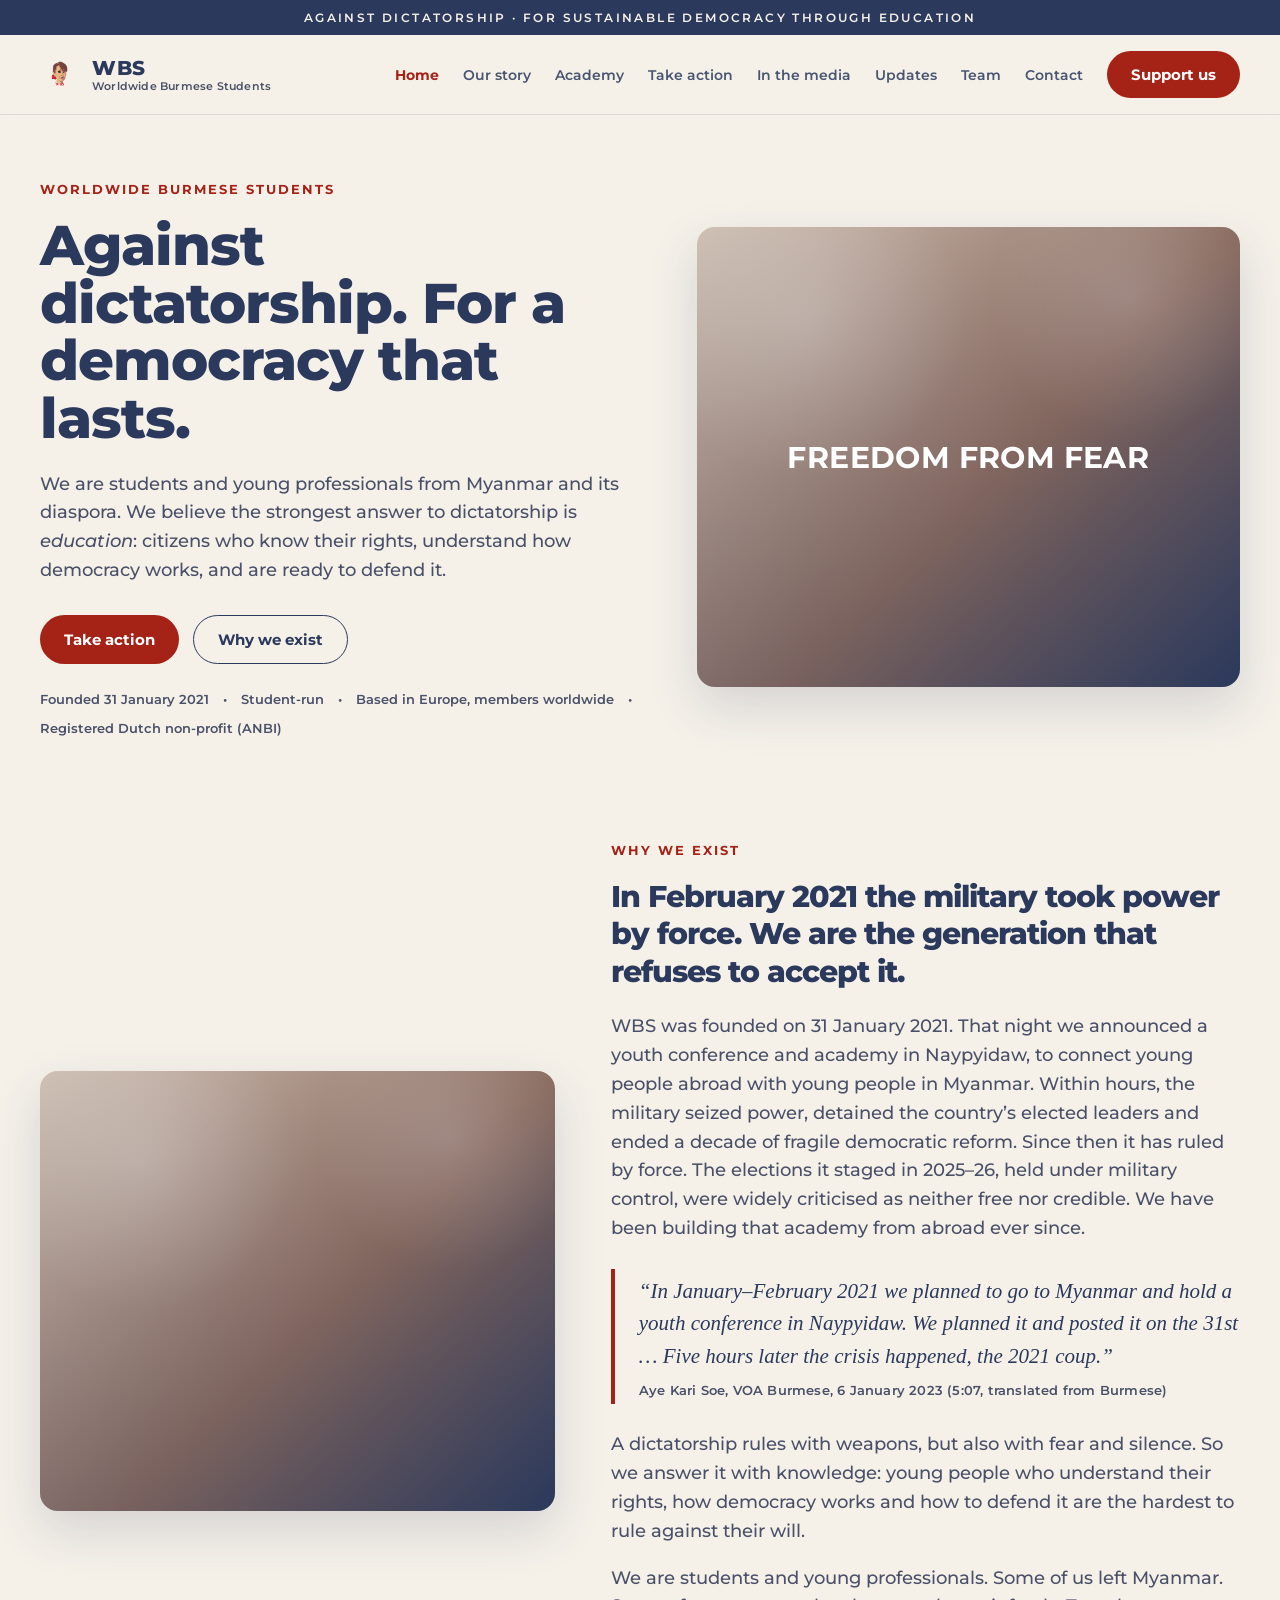
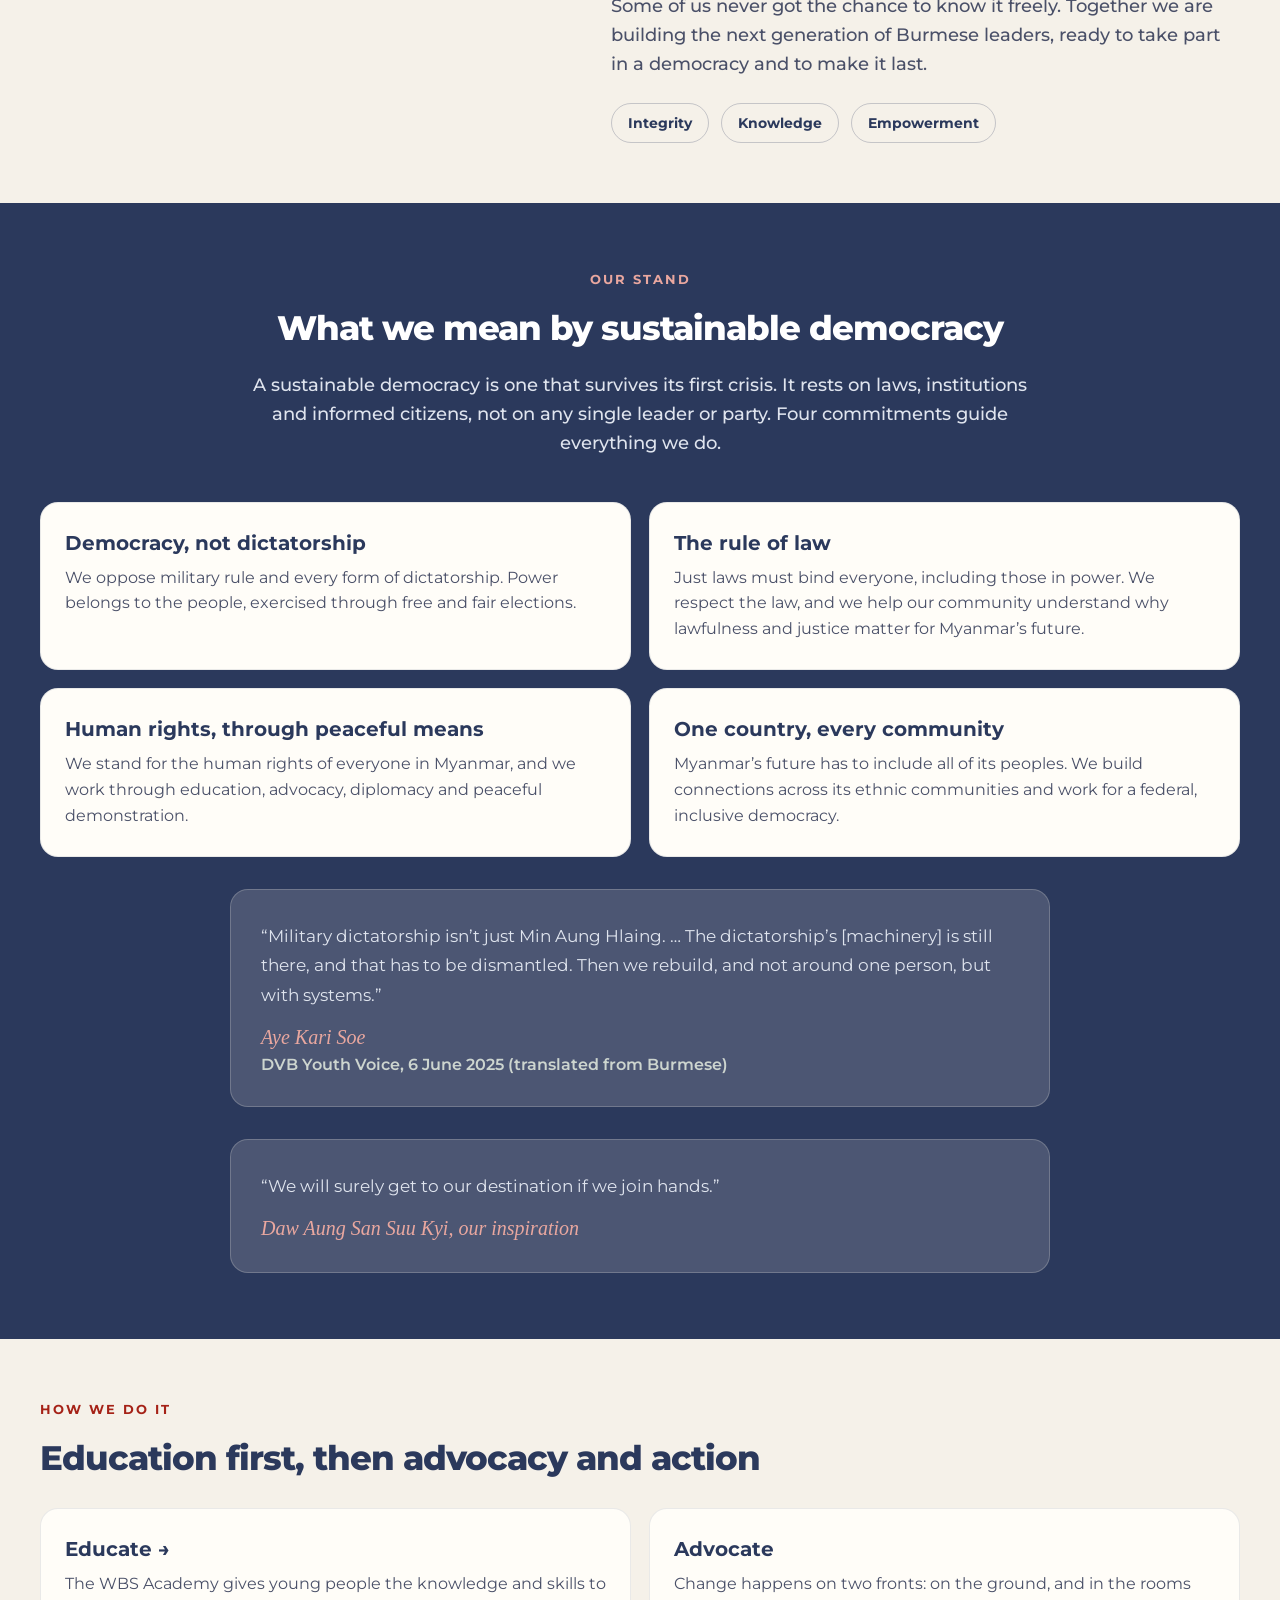
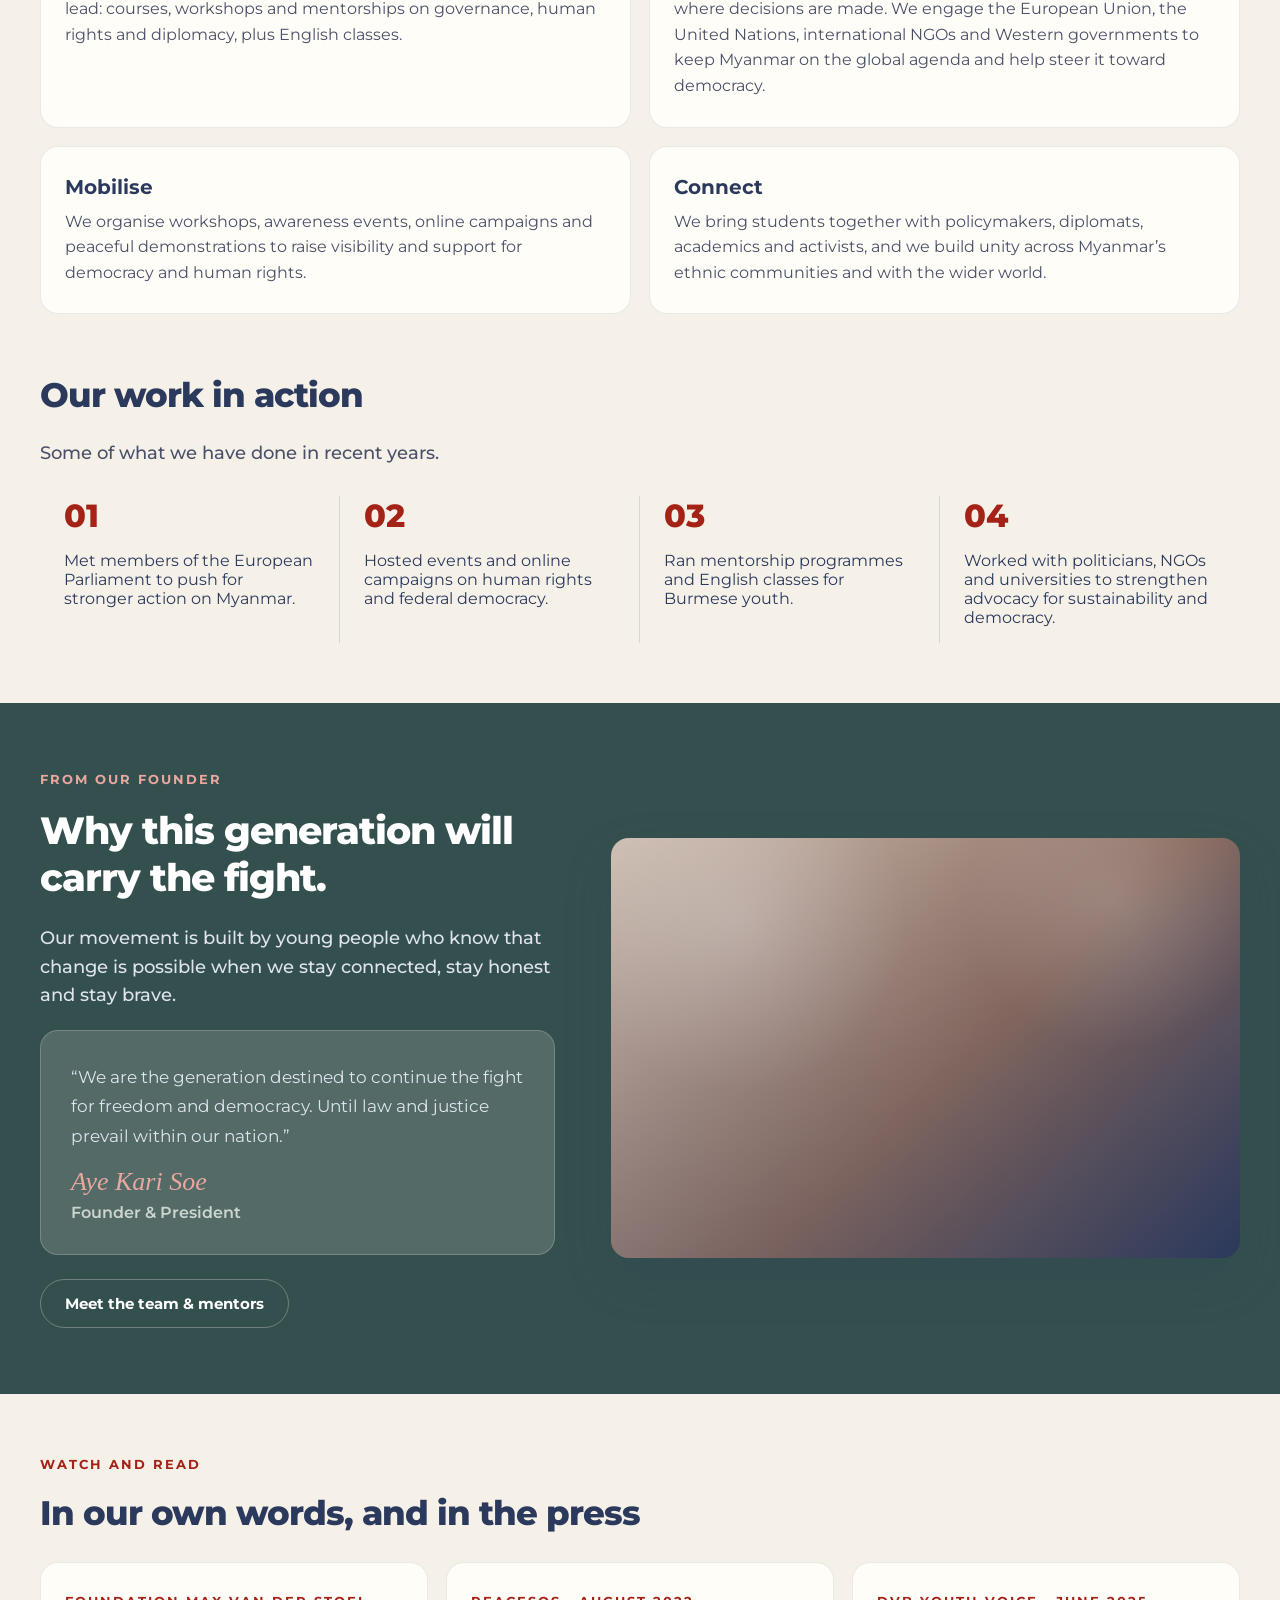
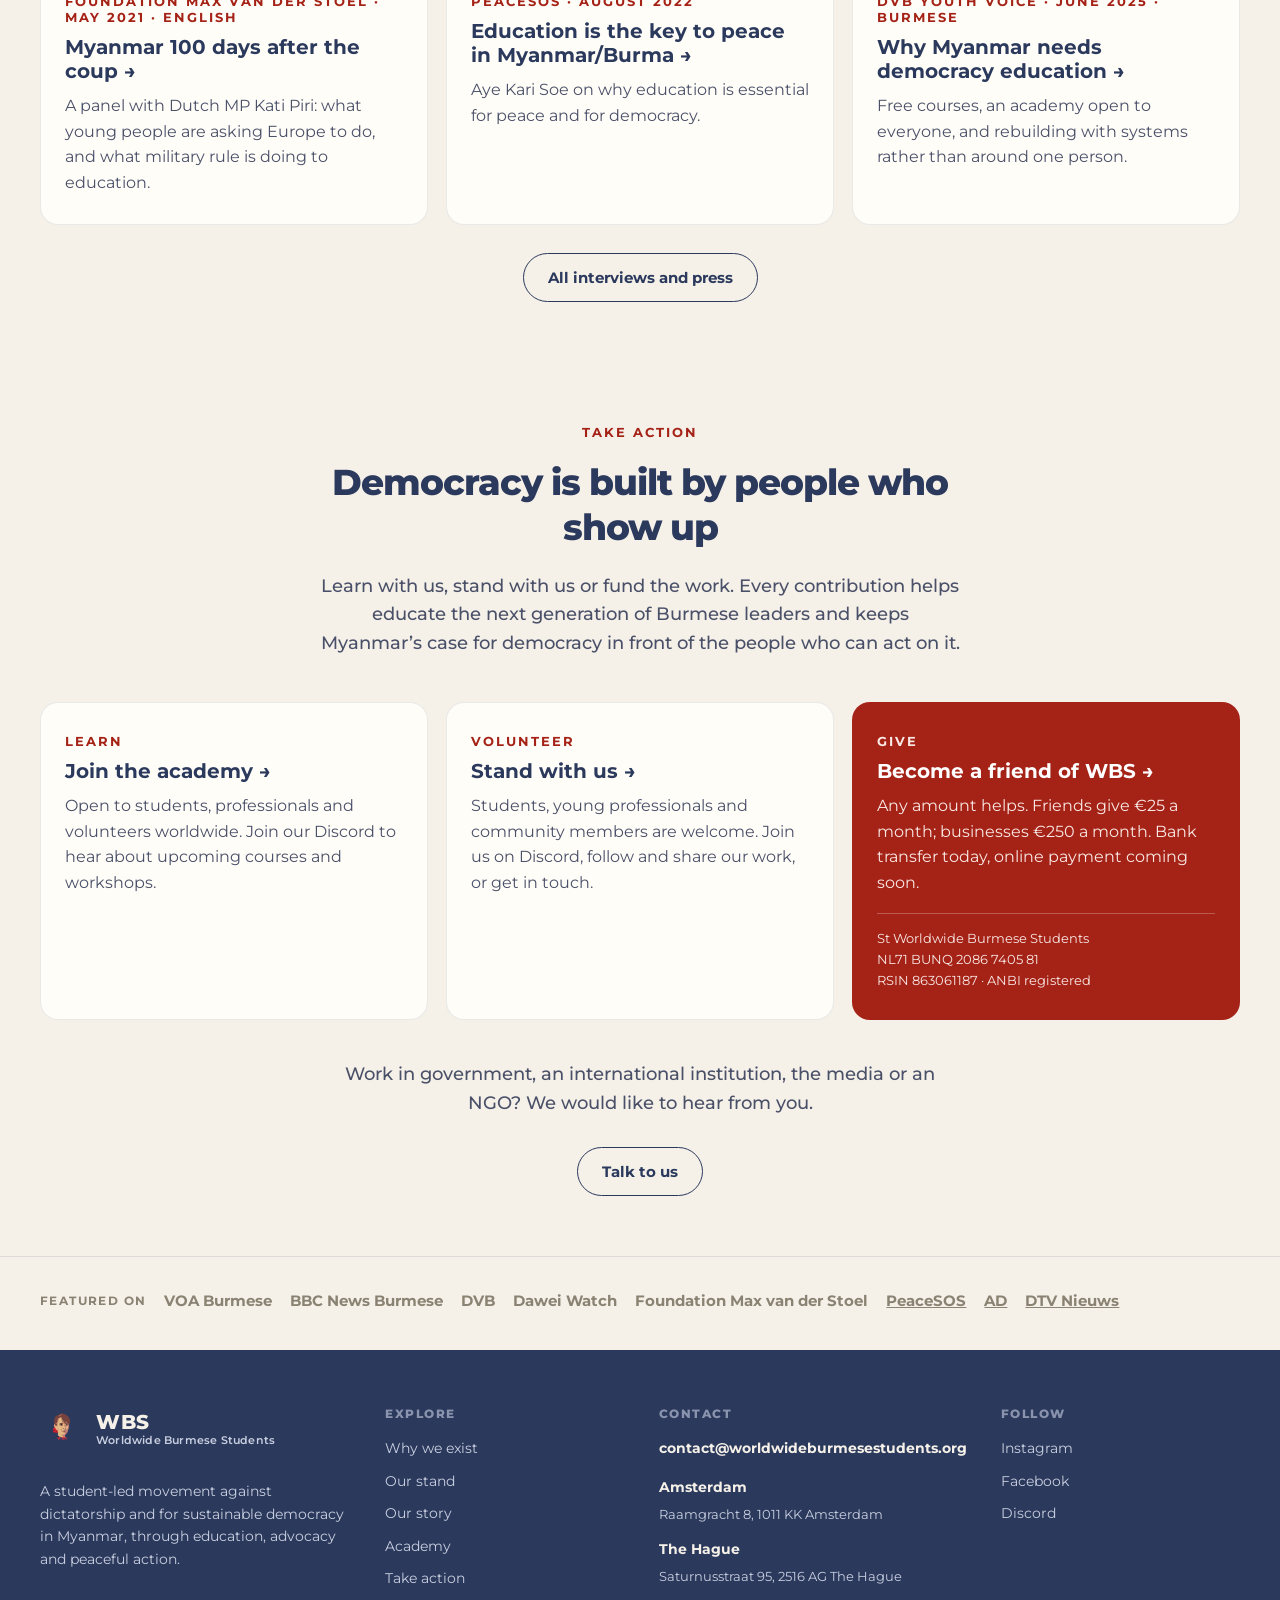
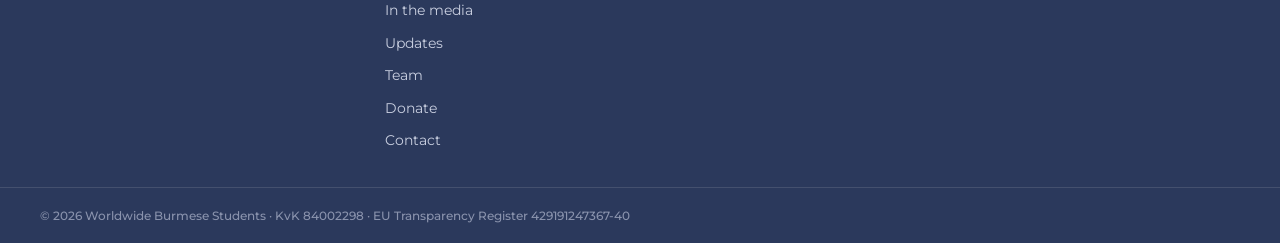
<file: index.html>
<!DOCTYPE html>
<html lang="en">
  <head>
    <meta charset="UTF-8" />
    <meta name="viewport" content="width=device-width, initial-scale=1.0" />
    <title>Worldwide Burmese Students — Against dictatorship, for sustainable democracy</title>
    <meta
      name="description"
      content="Worldwide Burmese Students is a student-led organisation working against dictatorship and for sustainable democracy in Myanmar, through education, advocacy and peaceful action."
    />
    <meta property="og:type" content="website" />
    <meta property="og:site_name" content="Worldwide Burmese Students" />
    <meta property="og:title" content="Worldwide Burmese Students — Against dictatorship, for sustainable democracy" />
    <meta
      property="og:description"
      content="A student-led organisation working against dictatorship and for sustainable democracy in Myanmar, through education, advocacy and peaceful action."
    />
    <link rel="preconnect" href="https://fonts.googleapis.com" />
    <link rel="preconnect" href="https://fonts.gstatic.com" crossorigin />
    <link
      href="https://fonts.googleapis.com/css2?family=Montserrat:ital,wght@0,400;0,500;0,600;0,700;0,800;1,500;1,600&display=swap"
      rel="stylesheet"
    />
    <link rel="stylesheet" href="styles.css" />
    <script src="partials.js"></script>
  </head>
  <body>
    <div id="site-header"></div>
    <script>WBSPartials.mountHeader('home');</script>

    <main>
            <section class="hero">
        <div class="container hero-grid">
          <div>
            <div class="eyebrow">Worldwide Burmese Students</div>
            <h1>Against dictatorship. For a democracy that lasts.</h1>
            <p class="hero-copy">
              We are students and young professionals from Myanmar and its diaspora. We believe the strongest answer to dictatorship is <em>education</em>: citizens who know their rights, understand how democracy works, and are ready to defend it.
            </p>
            <div class="hero-actions">
              <a class="pill-button" href="take-action.html">Take action</a>
              <a class="outline-button" href="#why">Why we exist</a>
            </div>
            <div class="trust-row">
              <span>Founded 31 January 2021</span>
              <span>•</span>
              <span>Student-run</span>
              <span>•</span>
              <span>Based in Europe, members worldwide</span>
              <span>•</span>
              <span>Registered Dutch non-profit (ANBI)</span>
            </div>
          </div>

          <div class="visual-slot">
            <div class="visual-label">Freedom from fear</div>
                      </div>
        </div>
      </section>

            <section class="section" id="why">
        <div class="container section-grid">
          <div class="visual-slot" style="min-height: 440px;"></div>
          <div>
            <div class="eyebrow">Why we exist</div>
            <h2 class="section-title" style="font-size: clamp(24px, 2.6vw, 30px); line-height: 1.25;">In February 2021 the military took power by force. We are the generation that refuses to accept it.</h2>
            <p class="section-copy">
              WBS was founded on 31 January 2021. That night we announced a youth conference and academy in Naypyidaw, to connect young people abroad with young people in Myanmar. Within hours, the military seized power, detained the country’s elected leaders and ended a decade of fragile democratic reform. Since then it has ruled by force. The elections it staged in 2025–26, held under military control, were widely criticised as neither free nor credible. We have been building that academy from abroad ever since.
            </p>
            <div class="pull-quote"><p>“In January–February 2021 we planned to go to Myanmar and hold a youth conference in Naypyidaw. We planned it and posted it on the 31st … Five hours later the crisis happened, the 2021 coup.”</p><span class="cite">Aye Kari Soe, VOA Burmese, 6 January 2023 (5:07, translated from Burmese)</span></div>
            <p class="section-copy">
              A dictatorship rules with weapons, but also with fear and silence. So we answer it with knowledge: young people who understand their rights, how democracy works and how to defend it are the hardest to rule against their will.
            </p>
            <p class="section-copy">
              We are students and young professionals. Some of us left Myanmar. Some of us never got the chance to know it freely. Together we are building the next generation of Burmese leaders, ready to take part in a democracy and to make it last.
            </p>
            <div class="chips">
              <span class="chip">Integrity</span>
              <span class="chip">Knowledge</span>
              <span class="chip">Empowerment</span>
            </div>
          </div>
        </div>
      </section>

            <section class="band band-navy" id="stand">
        <div class="container">
          <div class="section-center" style="max-width: 780px;">
            <div class="eyebrow" style="color: #e9a79f;">Our stand</div>
            <h2 class="section-title" style="font-size: clamp(28px, 3.2vw, 34px); line-height: 1.25; color: white;">What we mean by sustainable democracy</h2>
            <p class="section-copy" style="color: #dfe4ee;">A sustainable democracy is one that survives its first crisis. It rests on laws, institutions and informed citizens, not on any single leader or party. Four commitments guide everything we do.</p>
          </div>
          <div class="card-grid two" style="margin-top: 28px;">
            <div class="feature-card">
              <h3>Democracy, not dictatorship</h3>
              <p>We oppose military rule and every form of dictatorship. Power belongs to the people, exercised through free and fair elections.</p>
            </div>
            <div class="feature-card">
              <h3>The rule of law</h3>
              <p>Just laws must bind everyone, including those in power. We respect the law, and we help our community understand why lawfulness and justice matter for Myanmar’s future.</p>
            </div>
            <div class="feature-card">
              <h3>Human rights, through peaceful means</h3>
              <p>We stand for the human rights of everyone in Myanmar, and we work through education, advocacy, diplomacy and peaceful demonstration.</p>
            </div>
            <div class="feature-card">
              <h3>One country, every community</h3>
              <p>Myanmar’s future has to include all of its peoples. We build connections across its ethnic communities and work for a federal, inclusive democracy.</p>
            </div>
          </div>
                    <div class="quote-block" style="margin-top: 32px; max-width: 820px; margin-left: auto; margin-right: auto;">
            <p>“Military dictatorship isn’t just Min Aung Hlaing. … The dictatorship’s [machinery] is still there, and that has to be dismantled. Then we rebuild, and not around one person, but with systems.”</p>
            <div class="signature" style="font-size: 20px;">Aye Kari Soe</div>
            <div style="margin-top: 6px; color: #cdd5cf; font-weight: 600;">DVB Youth Voice, 6 June 2025 (translated from Burmese)</div>
          </div>
          <div class="quote-block" style="margin-top: 32px; max-width: 820px; margin-left: auto; margin-right: auto;">
            <p>“We will surely get to our destination if we join hands.”</p>
            <div class="signature" style="font-size: 20px;">Daw Aung San Suu Kyi, our inspiration</div>
          </div>
        </div>
      </section>

            <section class="section" id="what-we-do">
        <div class="container">
          <div class="eyebrow">How we do it</div>
          <h2 class="section-title" style="font-size: clamp(28px, 3.2vw, 34px); line-height: 1.25;">Education first, then advocacy and action</h2>
          <div class="card-grid two" style="margin-top: 28px;">
            <a class="feature-card" href="academy.html">
              <h3>Educate →</h3>
              <p>The WBS Academy gives young people the knowledge and skills to lead: courses, workshops and mentorships on governance, human rights and diplomacy, plus English classes.</p>
            </a>
            <div class="feature-card">
              <h3>Advocate</h3>
              <p>Change happens on two fronts: on the ground, and in the rooms where decisions are made. We engage the European Union, the United Nations, international NGOs and Western governments to keep Myanmar on the global agenda and help steer it toward democracy.</p>
            </div>
            <div class="feature-card">
              <h3>Mobilise</h3>
              <p>We organise workshops, awareness events, online campaigns and peaceful demonstrations to raise visibility and support for democracy and human rights.</p>
            </div>
            <div class="feature-card">
              <h3>Connect</h3>
              <p>We bring students together with policymakers, diplomats, academics and activists, and we build unity across Myanmar’s ethnic communities and with the wider world.</p>
            </div>
          </div>
        </div>
      </section>

            <section class="section" style="padding-top: 0;">
        <div class="container">
          <h2 class="section-title" style="font-size: clamp(28px, 3.2vw, 34px); line-height: 1.25;">Our work in action</h2>
          <p class="section-copy">Some of what we have done in recent years.</p>
          <div class="highlight-strip" style="margin-top: 28px;">
            <div class="item">
              <div class="glyph">01</div>
              <p>Met members of the European Parliament to push for stronger action on Myanmar.</p>
            </div>
            <div class="item">
              <div class="glyph">02</div>
              <p>Hosted events and online campaigns on human rights and federal democracy.</p>
            </div>
            <div class="item">
              <div class="glyph">03</div>
              <p>Ran mentorship programmes and English classes for Burmese youth.</p>
            </div>
            <div class="item">
              <div class="glyph">04</div>
              <p>Worked with politicians, NGOs and universities to strengthen advocacy for sustainability and democracy.</p>
            </div>
          </div>
        </div>
      </section>

            <section class="band band-teal" id="team">
        <div class="container section-grid">
          <div>
            <div class="eyebrow" style="color: #e9a79f;">From our founder</div>
            <h2 class="section-title" style="font-size: clamp(30px, 3.2vw, 38px); line-height: 1.25; color: white;">Why this generation will carry the fight.</h2>
            <p class="section-copy" style="color: #dfe4ee;">
              Our movement is built by young people who know that change is possible when we stay connected, stay honest and stay brave.
            </p>
            <div class="quote-block" style="margin-top: 20px;">
              <p>“We are the generation destined to continue the fight for freedom and democracy. Until law and justice prevail within our nation.”</p>
              <div class="signature">Aye Kari Soe</div>
              <div style="margin-top: 6px; color: #cdd5cf; font-weight: 600;">Founder &amp; President</div>
            </div>
            <div class="hero-actions" style="margin-top: 24px;">
              <a class="outline-button" href="team.html" style="color: white; border-color: rgba(245,241,233,0.3);">Meet the team &amp; mentors</a>
            </div>
          </div>
          <div class="visual-slot" style="min-height: 420px;"></div>
        </div>
      </section>

            <section class="section">
        <div class="container">
          <div class="eyebrow">Watch and read</div>
          <h2 class="section-title" style="font-size: clamp(28px, 3.2vw, 34px); line-height: 1.25;">In our own words, and in the press</h2>
          <div class="card-grid three" style="margin-top: 28px;">
            <a class="feature-card" href="media.html#fms">
              <div class="eyebrow" style="margin-bottom: 10px;">Foundation Max van der Stoel · May 2021 · English</div>
              <h3>Myanmar 100 days after the coup →</h3>
              <p>A panel with Dutch MP Kati Piri: what young people are asking Europe to do, and what military rule is doing to education.</p>
            </a>
            <a class="feature-card" href="https://peacesos.nl/education-is-the-key-to-peace-in-myanmar-burma/" target="_blank" rel="noopener">
              <div class="eyebrow" style="margin-bottom: 10px;">PeaceSOS · August 2022</div>
              <h3>Education is the key to peace in Myanmar/Burma →</h3>
              <p>Aye Kari Soe on why education is essential for peace and for democracy.</p>
            </a>
            <a class="feature-card" href="media.html#dvb-2025">
              <div class="eyebrow" style="margin-bottom: 10px;">DVB Youth Voice · June 2025 · Burmese</div>
              <h3>Why Myanmar needs democracy education →</h3>
              <p>Free courses, an academy open to everyone, and rebuilding with systems rather than around one person.</p>
            </a>
          </div>
          <div class="hero-actions" style="justify-content: center; margin-top: 28px;">
            <a class="outline-button" href="media.html">All interviews and press</a>
          </div>
        </div>
      </section>

            <section class="section" id="act">
        <div class="container">
          <div class="section-center">
            <div class="eyebrow">Take action</div>
            <h2 class="section-title" style="font-size: clamp(28px, 3.2vw, 36px); line-height: 1.25;">Democracy is built by people who show up</h2>
            <p class="section-copy">Learn with us, stand with us or fund the work. Every contribution helps educate the next generation of Burmese leaders and keeps Myanmar’s case for democracy in front of the people who can act on it.</p>
          </div>
          <div class="card-grid three">
            <a class="feature-card" href="academy.html">
              <div class="eyebrow" style="margin-bottom: 10px;">Learn</div>
              <h3>Join the academy →</h3>
              <p>Open to students, professionals and volunteers worldwide. Join our Discord to hear about upcoming courses and workshops.</p>
            </a>
            <a class="feature-card" href="contact.html">
              <div class="eyebrow" style="margin-bottom: 10px;">Volunteer</div>
              <h3>Stand with us →</h3>
              <p>Students, young professionals and community members are welcome. Join us on Discord, follow and share our work, or get in touch.</p>
            </a>
            <a class="feature-card" href="donate.html" style="background: var(--red); color: white; border-color: transparent;">
              <div class="eyebrow" style="margin-bottom: 10px; color: #f9e8e4;">Give</div>
              <h3 style="color: white;">Become a friend of WBS →</h3>
              <p style="color: #f9e8e4;">Any amount helps. Friends give €25 a month; businesses €250 a month. Bank transfer today, online payment coming soon.</p>
              <div style="margin-top: 18px; padding-top: 14px; border-top: 1px solid rgba(255,255,255,0.25); font-size: 13px; line-height: 1.6; color: #f9e8e4;">
                St Worldwide Burmese Students<br />
                NL71 BUNQ 2086 7405 81<br />
                RSIN 863061187 · ANBI registered
              </div>
            </a>
          </div>
          <div class="section-center" style="margin: 40px auto 0;">
            <p class="section-copy">Work in government, an international institution, the media or an NGO? We would like to hear from you.</p>
            <div class="hero-actions" style="justify-content: center;">
              <a class="outline-button" href="mailto:contact@worldwideburmesestudents.org">Talk to us</a>
            </div>
          </div>
        </div>
      </section>

            <section class="press-strip">
        <div class="container">
          <span class="label">Featured on</span>
          <span>VOA Burmese</span>
          <span>BBC News Burmese</span>
          <span>DVB</span>
          <span>Dawei Watch</span>
          <span>Foundation Max van der Stoel</span>
          <a href="https://peacesos.nl/education-is-the-key-to-peace-in-myanmar-burma/" target="_blank" rel="noopener">PeaceSOS</a>
          <a href="https://www.ad.nl/oss/hoe-de-osse-aye-kari-soe-20-vanaf-de-andere-kant-van-de-wereld-strijdt-voor-democratie-in-birma~a65e802a/202061650/" target="_blank" rel="noopener">AD</a>
          <a href="https://dtvnieuws.nl/nieuws/artikel/osse-jongeren-op-de-bres-voor-bevolking-myanmar-na-staatsgreep" target="_blank" rel="noopener">DTV Nieuws</a>
        </div>
      </section>
    </main>

    <div id="site-footer"></div>
    <script>WBSPartials.mountFooter();</script>

    <script src="script.js"></script>
  </body>
</html>
</file>
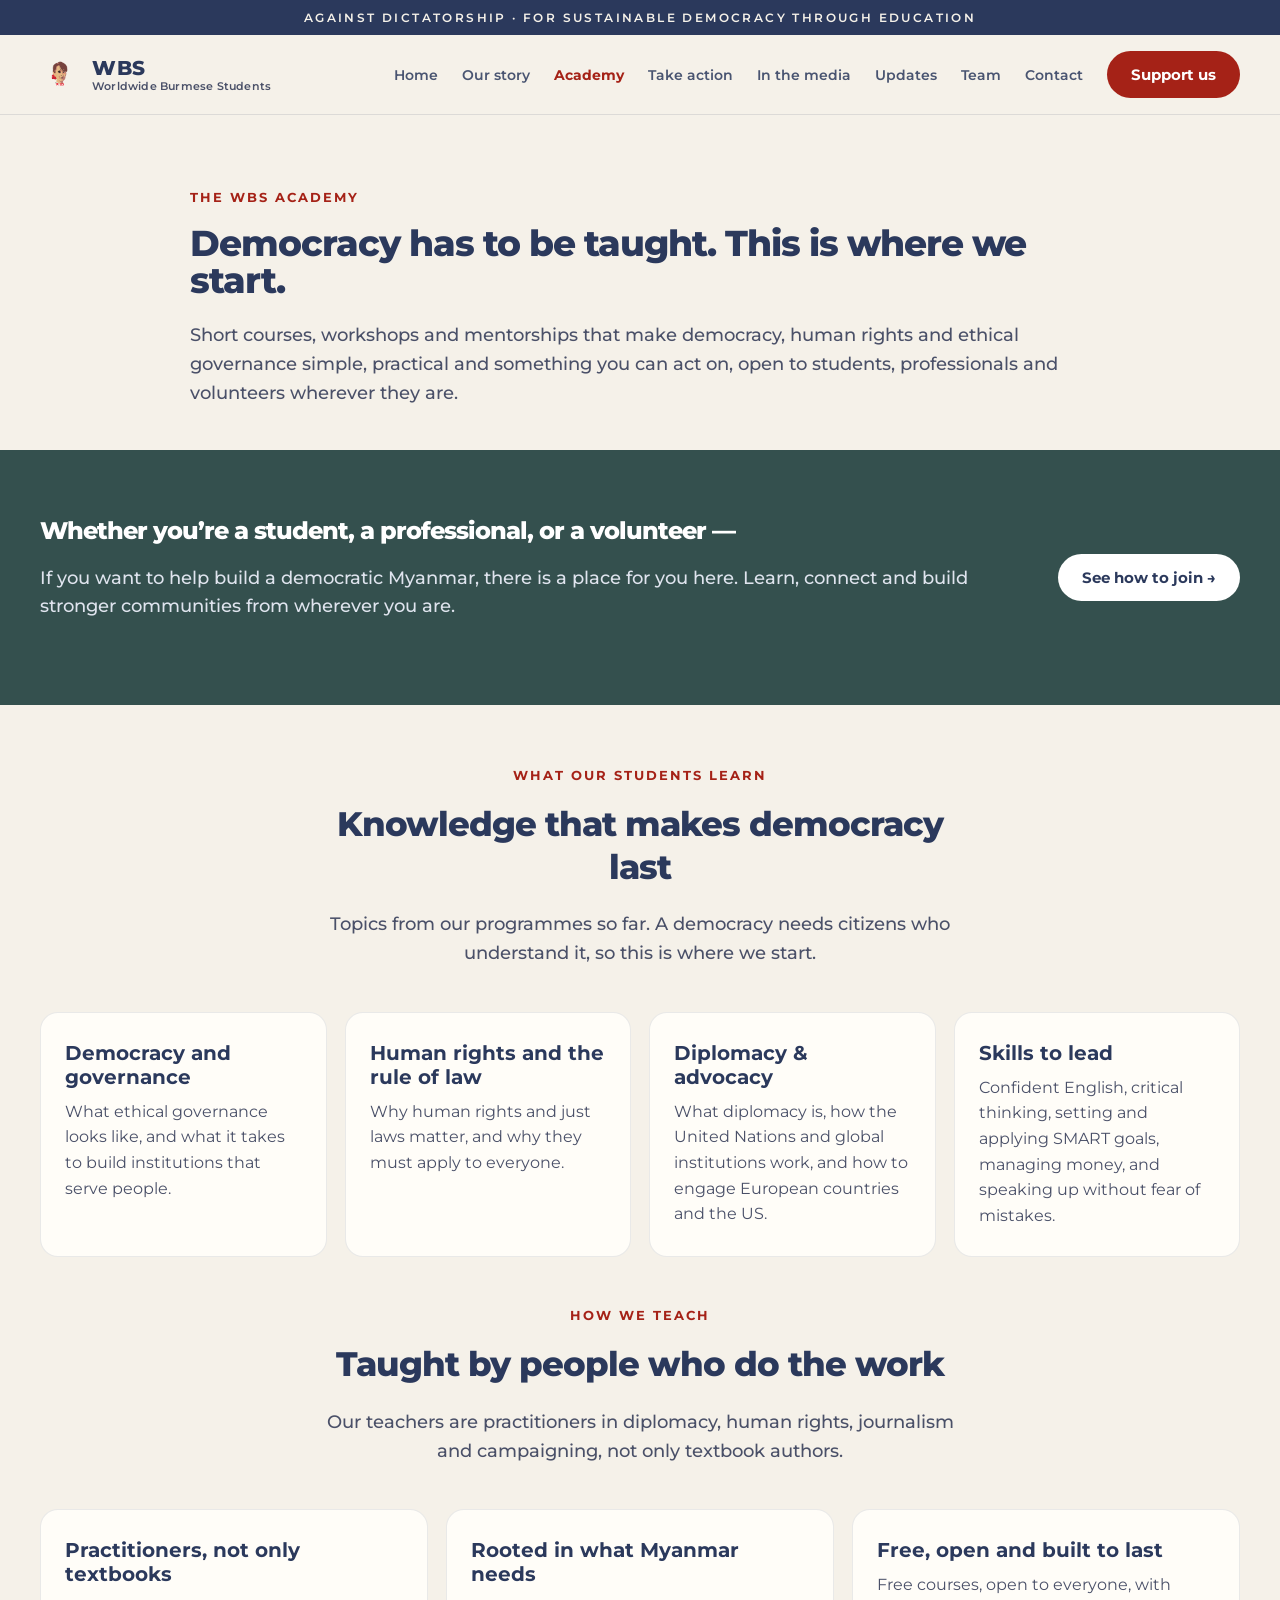
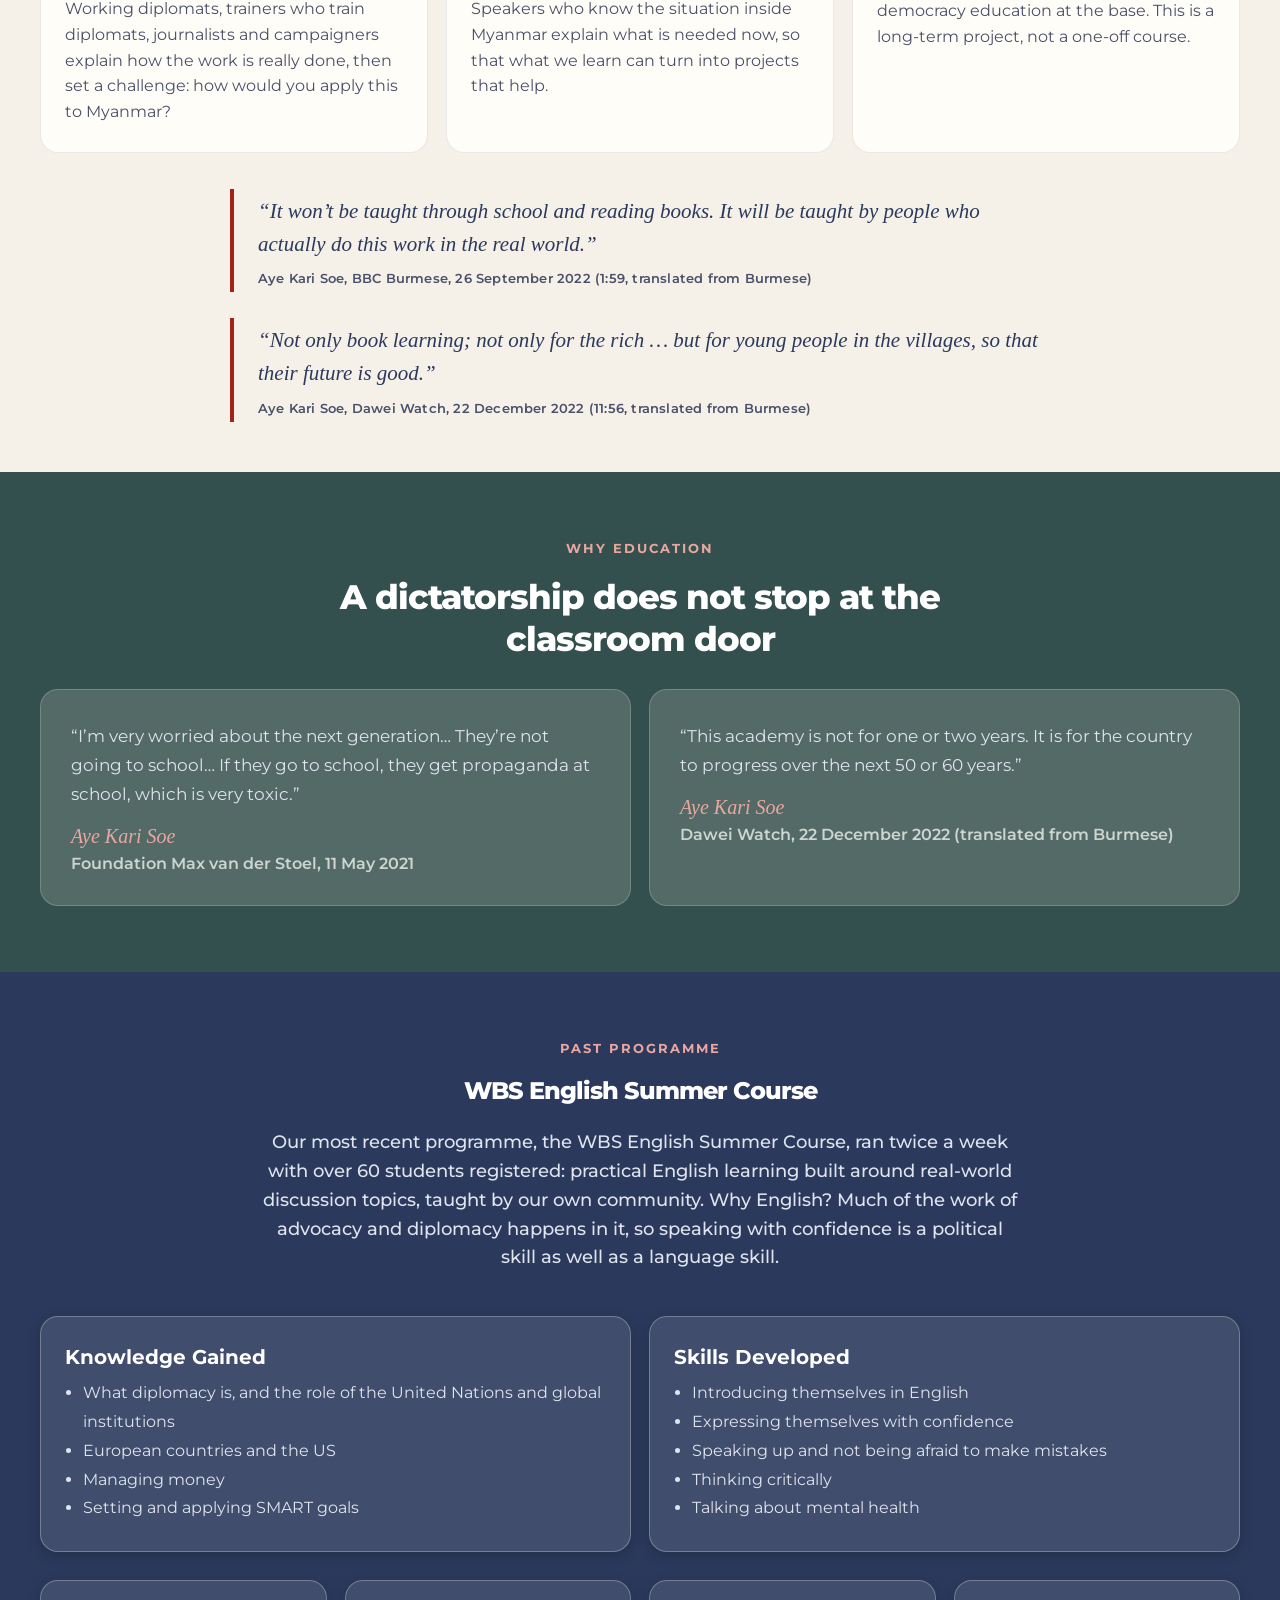
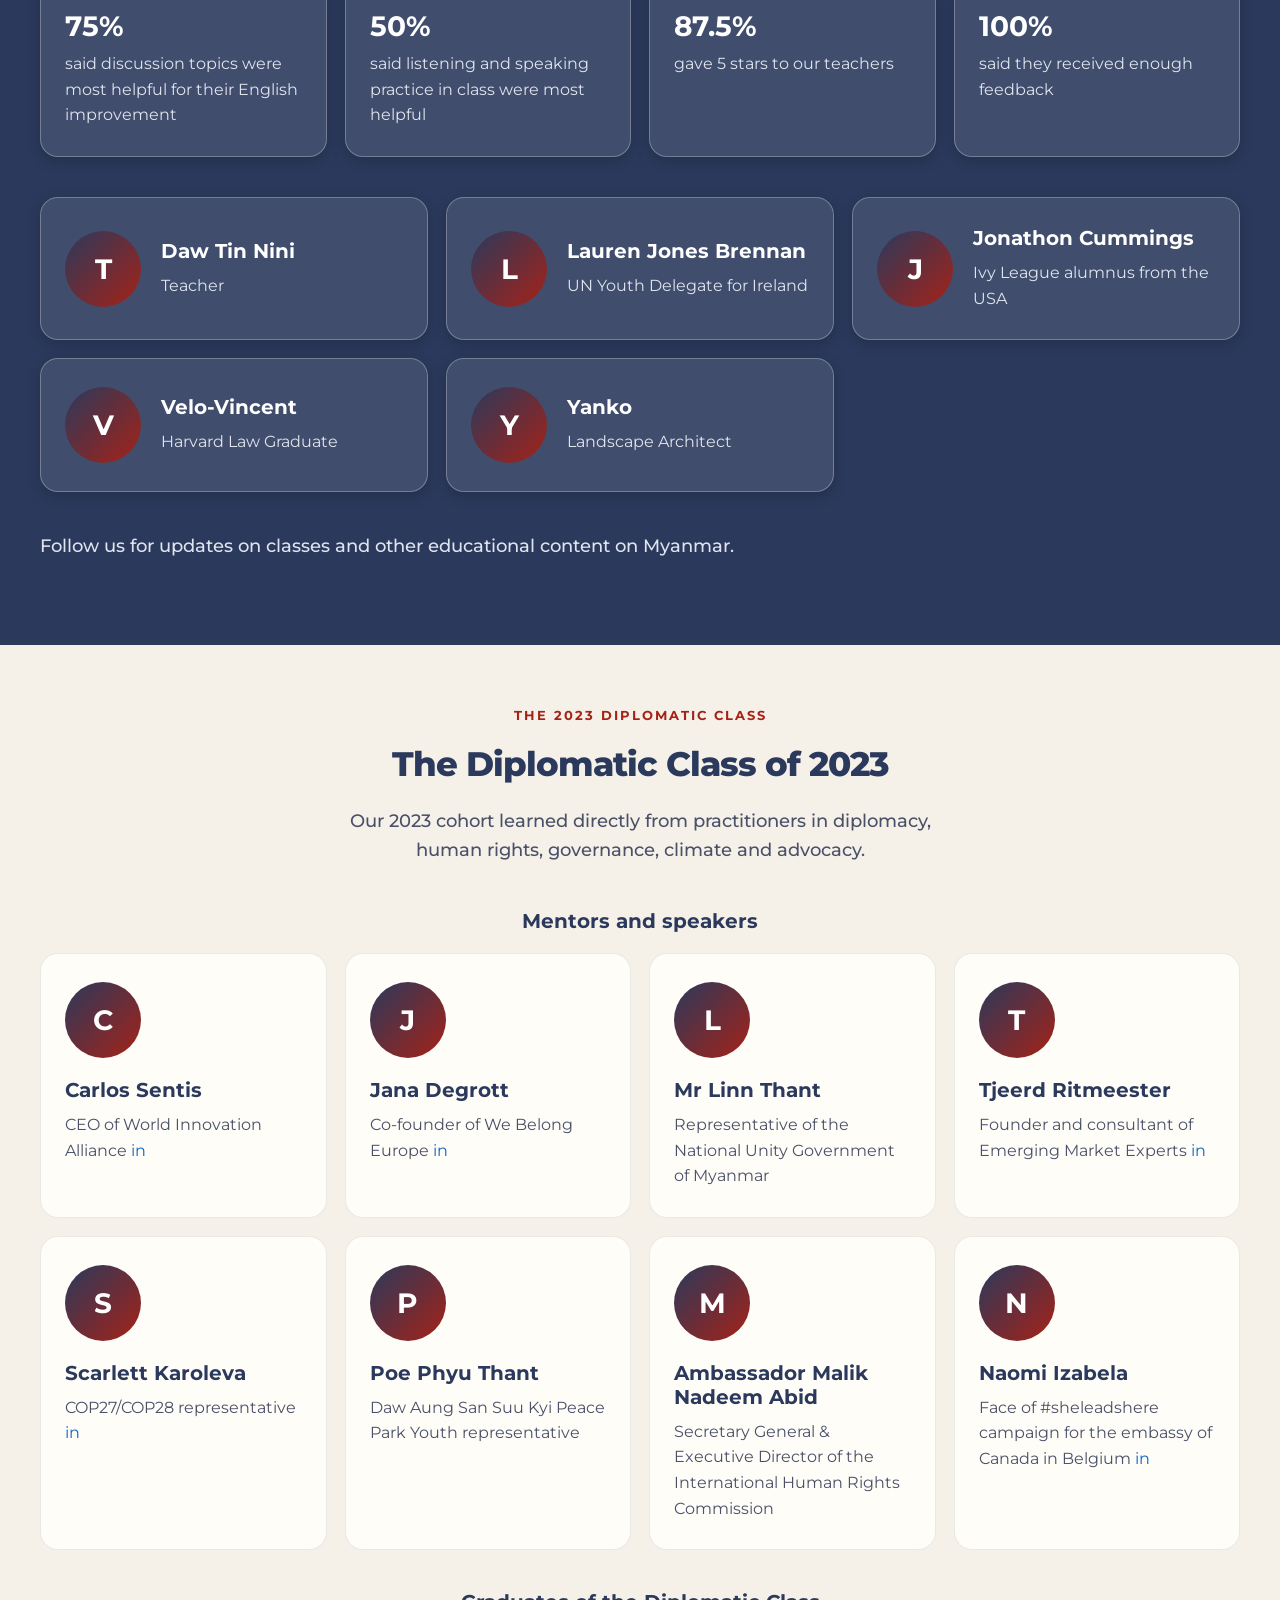
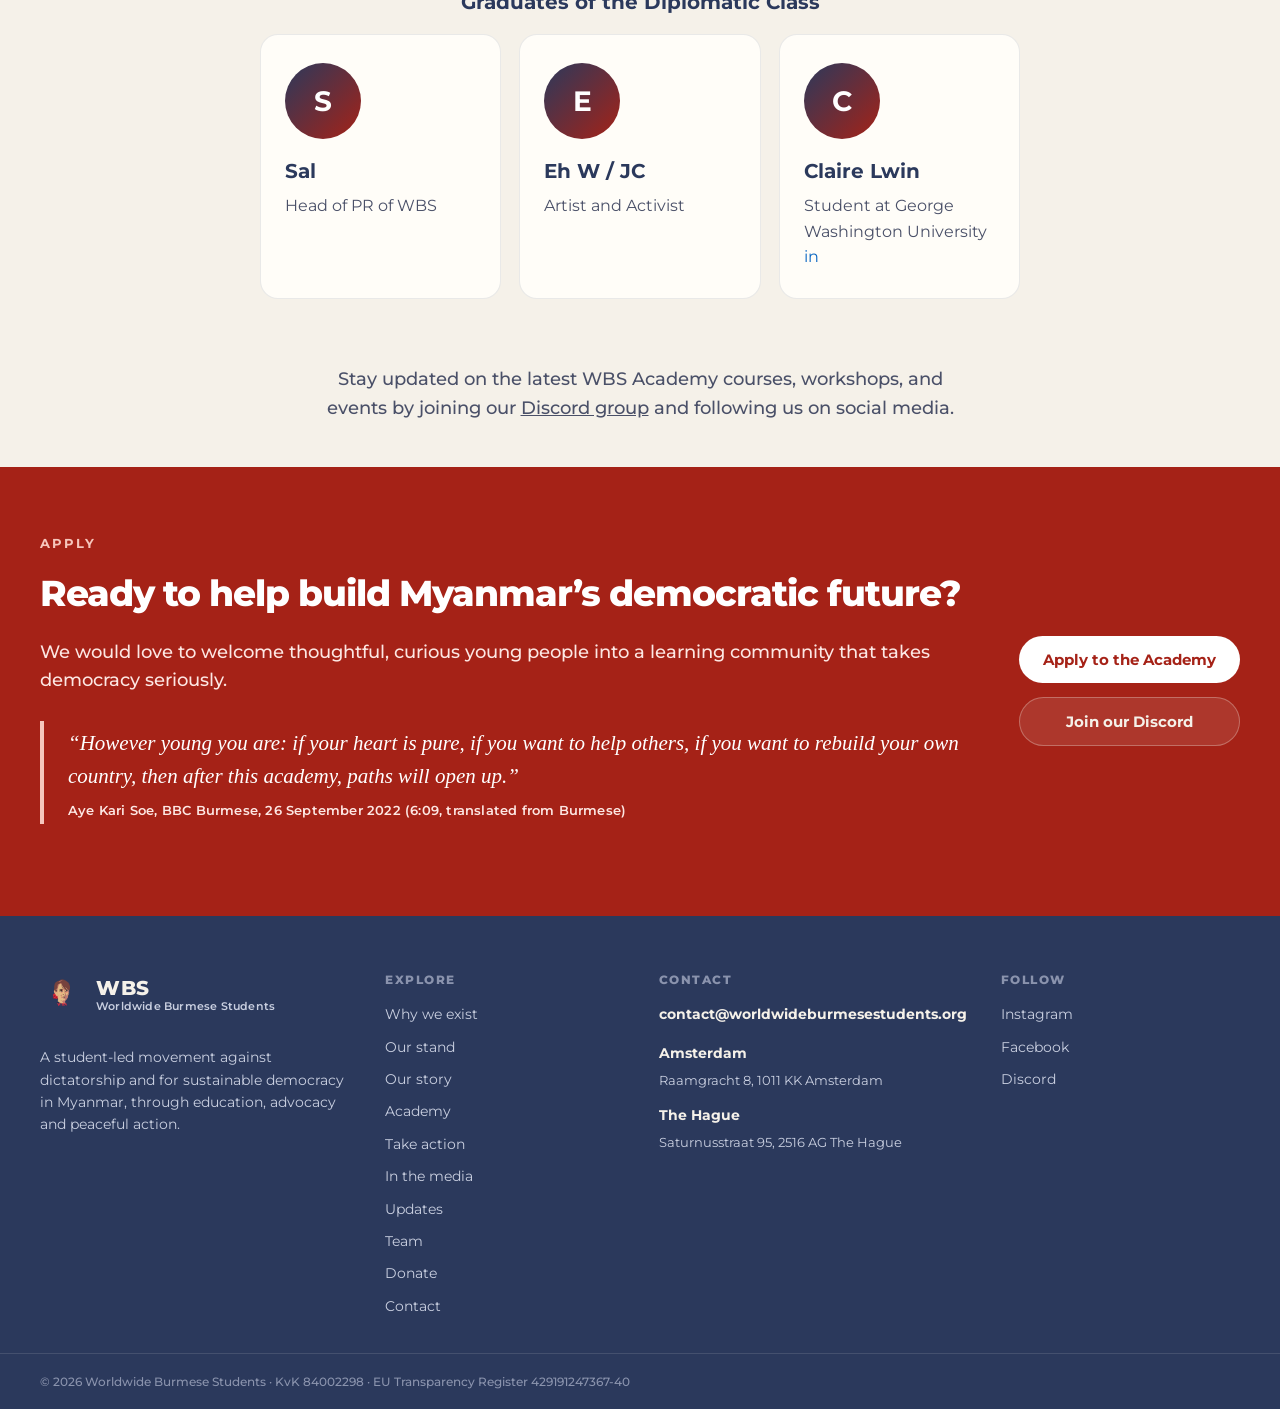
<file: academy.html>
<!DOCTYPE html>
<html lang="en">
  <head>
    <meta charset="UTF-8" />
    <meta name="viewport" content="width=device-width, initial-scale=1.0" />
    <title>Academy — Democracy through education | WBS</title>
    <meta name="description" content="The WBS Academy teaches young people how democracy works, why the rule of law matters and how to speak up for both: short courses, workshops and mentorships open to students, professionals and volunteers worldwide." />
    <meta property="og:type" content="website" />
    <meta property="og:site_name" content="Worldwide Burmese Students" />
    <meta property="og:title" content="Academy — Democracy through education | WBS" />
    <meta property="og:description" content="The WBS Academy teaches young people how democracy works, why the rule of law matters and how to speak up for both: short courses, workshops and mentorships open to students, professionals and volunteers worldwide." />
    <link rel="preconnect" href="https://fonts.googleapis.com" />
    <link rel="preconnect" href="https://fonts.gstatic.com" crossorigin />
    <link href="https://fonts.googleapis.com/css2?family=Montserrat:ital,wght@0,400;0,500;0,600;0,700;0,800;1,500;1,600&display=swap" rel="stylesheet" />
    <link rel="stylesheet" href="styles.css" />
    <script src="partials.js"></script>
  </head>
  <body>
    <div id="site-header"></div>
    <script>WBSPartials.mountHeader('academy');</script>

    <main>
      <section class="hero hero-compact">
        <div class="container">
          <div style="text-align: left; max-width: 900px; margin: 0 auto;">
            <div class="eyebrow">The WBS Academy</div>
            <h1 style="text-align: left; max-width: none; margin-left: 0; font-size: clamp(28px, 3.2vw, 36px);">Democracy has to be taught. This is where we start.</h1>
            <p class="lead" style="text-align: left; max-width: none; margin-left: 0;">Short courses, workshops and mentorships that make democracy, human rights and ethical governance simple, practical and something you can act on, open to students, professionals and volunteers wherever they are.</p>
          </div>
        </div>
      </section>

      <section class="band band-teal">
        <div class="container">
          <div class="section-grid" style="gap: 20px; grid-template-columns: 1fr auto; align-items: center;">
            <div>
              <h2 class="section-title" style="font-size: clamp(20px, 2.2vw, 24px); line-height: 1.25; margin-bottom: 10px; color: white;">Whether you’re a student, a professional, or a volunteer —</h2>
              <p class="section-copy" style="color: #dfe4ee;">If you want to help build a democratic Myanmar, there is a place for you here. Learn, connect and build stronger communities from wherever you are.</p>
            </div>
            <a class="pill-button" href="#apply" style="background: white; color: var(--navy);">See how to join →</a>
          </div>
        </div>
      </section>

            <section class="section" style="padding-bottom: 24px;">
        <div class="container">
          <div class="section-center">
            <div class="eyebrow">What our students learn</div>
            <h2 class="section-title" style="font-size: clamp(28px, 3.2vw, 34px); line-height: 1.25;">Knowledge that makes democracy last</h2>
            <p class="section-copy">Topics from our programmes so far. A democracy needs citizens who understand it, so this is where we start.</p>
          </div>
          <div class="card-grid four" style="align-items: stretch;">
            <div class="feature-card">
              <h3>Democracy and governance</h3>
              <p>What ethical governance looks like, and what it takes to build institutions that serve people.</p>
            </div>
            <div class="feature-card">
              <h3>Human rights and the rule of law</h3>
              <p>Why human rights and just laws matter, and why they must apply to everyone.</p>
            </div>
            <div class="feature-card">
              <h3>Diplomacy &amp; advocacy</h3>
              <p>What diplomacy is, how the United Nations and global institutions work, and how to engage European countries and the US.</p>
            </div>
            <div class="feature-card">
              <h3>Skills to lead</h3>
              <p>Confident English, critical thinking, setting and applying SMART goals, managing money, and speaking up without fear of mistakes.</p>
            </div>
          </div>
        </div>
      </section>

            <section class="section" style="padding-top: 24px; padding-bottom: 24px;">
        <div class="container">
          <div class="section-center">
            <div class="eyebrow">How we teach</div>
            <h2 class="section-title" style="font-size: clamp(28px, 3.2vw, 34px); line-height: 1.25;">Taught by people who do the work</h2>
            <p class="section-copy">Our teachers are practitioners in diplomacy, human rights, journalism and campaigning, not only textbook authors.</p>
          </div>
          <div class="card-grid three" style="align-items: stretch;">
            <div class="feature-card">
              <h3>Practitioners, not only textbooks</h3>
              <p>Working diplomats, trainers who train diplomats, journalists and campaigners explain how the work is really done, then set a challenge: how would you apply this to Myanmar?</p>
            </div>
            <div class="feature-card">
              <h3>Rooted in what Myanmar needs</h3>
              <p>Speakers who know the situation inside Myanmar explain what is needed now, so that what we learn can turn into projects that help.</p>
            </div>
            <div class="feature-card">
              <h3>Free, open and built to last</h3>
              <p>Free courses, open to everyone, with democracy education at the base. This is a long-term project, not a one-off course.</p>
            </div>
          </div>
          <div style="max-width: 820px; margin: 36px auto 0;">
            <div class="pull-quote"><p>“It won’t be taught through school and reading books. It will be taught by people who actually do this work in the real world.”</p><span class="cite">Aye Kari Soe, BBC Burmese, 26 September 2022 (1:59, translated from Burmese)</span></div>
            <div class="pull-quote"><p>“Not only book learning; not only for the rich … but for young people in the villages, so that their future is good.”</p><span class="cite">Aye Kari Soe, Dawei Watch, 22 December 2022 (11:56, translated from Burmese)</span></div>
          </div>
        </div>
      </section>

            <section class="band band-teal">
        <div class="container">
          <div class="section-center" style="margin-bottom: 28px;">
            <div class="eyebrow" style="color: #e9a79f;">Why education</div>
            <h2 class="section-title" style="font-size: clamp(28px, 3.2vw, 34px); line-height: 1.25; color: white;">A dictatorship does not stop at the classroom door</h2>
          </div>
          <div class="card-grid two" style="align-items: stretch;">
            <div class="quote-block">
              <p>“I’m very worried about the next generation… They’re not going to school… If they go to school, they get propaganda at school, which is very toxic.”</p>
              <div class="signature" style="font-size: 20px;">Aye Kari Soe</div>
              <div style="margin-top: 6px; color: #cdd5cf; font-weight: 600;">Foundation Max van der Stoel, 11 May 2021</div>
            </div>
            <div class="quote-block">
              <p>“This academy is not for one or two years. It is for the country to progress over the next 50 or 60 years.”</p>
              <div class="signature" style="font-size: 20px;">Aye Kari Soe</div>
              <div style="margin-top: 6px; color: #cdd5cf; font-weight: 600;">Dawei Watch, 22 December 2022 (translated from Burmese)</div>
            </div>
          </div>
        </div>
      </section>

      <section class="band band-navy">
        <div class="container">
          <div class="section-center" style="max-width: 760px;">
            <div class="eyebrow" style="color: #e9a79f;">Past programme</div>
            <h2 class="section-title" style="font-size: clamp(20px, 2.2vw, 24px); line-height: 1.25; color: white;">WBS English Summer Course</h2>
            <p class="section-copy" style="color: #dfe4ee;">Our most recent programme, the WBS English Summer Course, ran twice a week with over 60 students registered: practical English learning built around real-world discussion topics, taught by our own community. Why English? Much of the work of advocacy and diplomacy happens in it, so speaking with confidence is a political skill as well as a language skill.</p>
          </div>
          <div class="card-grid two" style="margin-top: 28px; align-items: stretch;">
            <div class="feature-card" style="background: rgba(255,255,255,0.1); color: white; border: 1px solid rgba(255,255,255,0.28); box-shadow: 0 4px 14px rgba(0,0,0,0.18); display: flex; flex-direction: column; height: 100%;">
              <h3 style="color: white;">Knowledge Gained</h3>
              <ul style="margin: 0; padding-left: 18px; color: #dfe4ee; line-height: 1.8;">
                <li>What diplomacy is, and the role of the United Nations and global institutions</li>
                <li>European countries and the US</li>
                <li>Managing money</li>
                <li>Setting and applying SMART goals</li>
              </ul>
            </div>
            <div class="feature-card" style="background: rgba(255,255,255,0.1); color: white; border: 1px solid rgba(255,255,255,0.28); box-shadow: 0 4px 14px rgba(0,0,0,0.18); display: flex; flex-direction: column; height: 100%;">
              <h3 style="color: white;">Skills Developed</h3>
              <ul style="margin: 0; padding-left: 18px; color: #dfe4ee; line-height: 1.8;">
                <li>Introducing themselves in English</li>
                <li>Expressing themselves with confidence</li>
                <li>Speaking up and not being afraid to make mistakes</li>
                <li>Thinking critically</li>
                <li>Talking about mental health</li>
              </ul>
            </div>
          </div>
                    <div class="card-grid four" style="margin-top: 28px;">
            <div class="stat-card" style="background: rgba(255,255,255,0.1); color: white; border: 1px solid rgba(255,255,255,0.28); box-shadow: 0 4px 14px rgba(0,0,0,0.18);">
              <strong style="color: white;">75%</strong>
              <p style="color: #dfe4ee;">said discussion topics were most helpful for their English improvement</p>
            </div>
            <div class="stat-card" style="background: rgba(255,255,255,0.1); color: white; border: 1px solid rgba(255,255,255,0.28); box-shadow: 0 4px 14px rgba(0,0,0,0.18);">
              <strong style="color: white;">50%</strong>
              <p style="color: #dfe4ee;">said listening and speaking practice in class were most helpful</p>
            </div>
            <div class="stat-card" style="background: rgba(255,255,255,0.1); color: white; border: 1px solid rgba(255,255,255,0.28); box-shadow: 0 4px 14px rgba(0,0,0,0.18);">
              <strong style="color: white;">87.5%</strong>
              <p style="color: #dfe4ee;">gave 5 stars to our teachers</p>
            </div>
            <div class="stat-card" style="background: rgba(255,255,255,0.1); color: white; border: 1px solid rgba(255,255,255,0.28); box-shadow: 0 4px 14px rgba(0,0,0,0.18);">
              <strong style="color: white;">100%</strong>
              <p style="color: #dfe4ee;">said they received enough feedback</p>
            </div>
          </div>
          <div class="card-grid three" style="margin-top: 40px;">
            <div class="person-card" style="background: rgba(255,255,255,0.1); color: white; border: 1px solid rgba(255,255,255,0.28); box-shadow: 0 4px 14px rgba(0,0,0,0.18);">
              <div class="avatar">T</div>
              <div>
                <h3 style="color: white;">Daw Tin Nini</h3>
                <p class="role" style="color: #dfe4ee;">Teacher</p>
              </div>
            </div>
            <div class="person-card" style="background: rgba(255,255,255,0.1); color: white; border: 1px solid rgba(255,255,255,0.28); box-shadow: 0 4px 14px rgba(0,0,0,0.18);">
              <div class="avatar">L</div>
              <div>
                <h3 style="color: white;">Lauren Jones Brennan</h3>
                <p class="role" style="color: #dfe4ee;">UN Youth Delegate for Ireland</p>
              </div>
            </div>
            <div class="person-card" style="background: rgba(255,255,255,0.1); color: white; border: 1px solid rgba(255,255,255,0.28); box-shadow: 0 4px 14px rgba(0,0,0,0.18);">
              <div class="avatar">J</div>
              <div>
                <h3 style="color: white;">Jonathon Cummings</h3>
                <p class="role" style="color: #dfe4ee;">Ivy League alumnus from the USA</p>
              </div>
            </div>
            <div class="person-card" style="background: rgba(255,255,255,0.1); color: white; border: 1px solid rgba(255,255,255,0.28); box-shadow: 0 4px 14px rgba(0,0,0,0.18);">
              <div class="avatar">V</div>
              <div>
                <h3 style="color: white;">Velo-Vincent</h3>
                <p class="role" style="color: #dfe4ee;">Harvard Law Graduate</p>
              </div>
            </div>
            <div class="person-card" style="background: rgba(255,255,255,0.1); color: white; border: 1px solid rgba(255,255,255,0.28); box-shadow: 0 4px 14px rgba(0,0,0,0.18);">
              <div class="avatar">Y</div>
              <div>
                <h3 style="color: white;">Yanko</h3>
                <p class="role" style="color: #dfe4ee;">Landscape Architect</p>
              </div>
            </div>
          </div>
          <p class="section-copy" style="color: #dfe4ee; margin-top: 40px; max-width: 760px;">Follow us for updates on classes and other educational content on Myanmar.</p>
        </div>
      </section>

      <section class="section" style="padding-bottom: 24px;">
        <div class="container">
          <div class="section-center">
            <div class="eyebrow">The 2023 Diplomatic Class</div>
            <h2 class="section-title" style="font-size: clamp(28px, 3.2vw, 34px); line-height: 1.25;">The Diplomatic Class of 2023</h2>
            <p class="section-copy">Our 2023 cohort learned directly from practitioners in diplomacy, human rights, governance, climate and advocacy.</p>
          </div>

          <h3 style="text-align: center; font-size: 20px; margin: 0 0 20px;">Mentors and speakers</h3>
          <div class="card-grid four" style="align-items: stretch;">
            <div class="person-card" style="flex-direction: column; align-items: flex-start; text-align: left; height: 100%; min-height: 200px;">
              <div class="avatar">C</div>
              <div>
                <h3>Carlos Sentis</h3>
                <p class="role">CEO of World Innovation Alliance <a href="https://www.linkedin.com/in/carlossentis/" aria-label="LinkedIn" target="_blank" rel="noopener" style="color: #0a66c2; text-decoration: none;">in</a></p>
              </div>
            </div>
            <div class="person-card" style="flex-direction: column; align-items: flex-start; text-align: left; height: 100%; min-height: 200px;">
              <div class="avatar">J</div>
              <div>
                <h3>Jana Degrott</h3>
                <p class="role">Co-founder of We Belong Europe <a href="https://www.linkedin.com/in/jana-degrott-b15646114/" aria-label="LinkedIn" target="_blank" rel="noopener" style="color: #0a66c2; text-decoration: none;">in</a></p>
              </div>
            </div>
            <div class="person-card" style="flex-direction: column; align-items: flex-start; text-align: left; height: 100%; min-height: 200px;">
              <div class="avatar">L</div>
              <div>
                <h3>Mr Linn Thant</h3>
                <p class="role">Representative of the National Unity Government of Myanmar</p>
              </div>
            </div>
            <div class="person-card" style="flex-direction: column; align-items: flex-start; text-align: left; height: 100%; min-height: 200px;">
              <div class="avatar">T</div>
              <div>
                <h3>Tjeerd Ritmeester</h3>
                <p class="role">Founder and consultant of Emerging Market Experts <a href="https://www.linkedin.com/in/tjeerd-ritmeester-56374954/" aria-label="LinkedIn" target="_blank" rel="noopener" style="color: #0a66c2; text-decoration: none;">in</a></p>
              </div>
            </div>
            <div class="person-card" style="flex-direction: column; align-items: flex-start; text-align: left; height: 100%; min-height: 200px;">
              <div class="avatar">S</div>
              <div>
                <h3>Scarlett Karoleva</h3>
                <p class="role">COP27/COP28 representative <a href="https://www.linkedin.com/in/scarlett-karoleva-678aa612a/" aria-label="LinkedIn" target="_blank" rel="noopener" style="color: #0a66c2; text-decoration: none;">in</a></p>
              </div>
            </div>
            <div class="person-card" style="flex-direction: column; align-items: flex-start; text-align: left; height: 100%; min-height: 200px;">
              <div class="avatar">P</div>
              <div>
                <h3>Poe Phyu Thant</h3>
                <p class="role">Daw Aung San Suu Kyi Peace Park Youth representative</p>
              </div>
            </div>
            <div class="person-card" style="flex-direction: column; align-items: flex-start; text-align: left; height: 100%; min-height: 200px;">
              <div class="avatar">M</div>
              <div>
                <h3>Ambassador Malik Nadeem Abid</h3>
                <p class="role">Secretary General &amp; Executive Director of the International Human Rights Commission</p>
              </div>
            </div>
            <div class="person-card" style="flex-direction: column; align-items: flex-start; text-align: left; height: 100%; min-height: 200px;">
              <div class="avatar">N</div>
              <div>
                <h3>Naomi Izabela</h3>
                <p class="role">Face of #sheleadshere campaign for the embassy of Canada in Belgium <a href="https://www.linkedin.com/in/naomi-izabela/" aria-label="LinkedIn" target="_blank" rel="noopener" style="color: #0a66c2; text-decoration: none;">in</a></p>
              </div>
            </div>
          </div>

          <h3 style="text-align: center; font-size: 20px; margin: 40px 0 20px;">Graduates of the Diplomatic Class</h3>
          <div class="card-grid three" style="align-items: stretch; max-width: 760px; margin-left: auto; margin-right: auto;">
            <div class="person-card" style="flex-direction: column; align-items: flex-start; text-align: left; height: 100%;">
              <div class="avatar">S</div>
              <div>
                <h3>Sal</h3>
                <p class="role">Head of PR of WBS</p>
              </div>
            </div>
            <div class="person-card" style="flex-direction: column; align-items: flex-start; text-align: left; height: 100%;">
              <div class="avatar">E</div>
              <div>
                <h3>Eh W / JC</h3>
                <p class="role">Artist and Activist</p>
              </div>
            </div>
            <div class="person-card" style="flex-direction: column; align-items: flex-start; text-align: left; height: 100%;">
              <div class="avatar">C</div>
              <div>
                <h3>Claire Lwin</h3>
                <p class="role">Student at George Washington University <a href="https://www.linkedin.com/in/claire-lwin-11b3561b3/" aria-label="LinkedIn" target="_blank" rel="noopener" style="color: #0a66c2; text-decoration: none;">in</a></p>
              </div>
            </div>
          </div>
        </div>
      </section>

      <section class="section" style="padding-top: 24px; padding-bottom: 0;">
        <div class="container">
          <div class="section-center" style="max-width: 640px;">
            <p class="section-copy" style="font-size: 18px;">Stay updated on the latest WBS Academy courses, workshops, and events by joining our <a href="https://discord.gg/jc8YbtjE" target="_blank" rel="noopener">Discord group</a> and following us on social media.</p>
          </div>
        </div>
      </section>

      <section class="band band-red" id="apply">
        <div class="container section-grid" style="grid-template-columns: 1fr auto; gap: 48px; align-items: center;">
          <div>
            <div class="eyebrow" style="color: #f6c6bc;">Apply</div>
            <h2 class="section-title" style="font-size: clamp(28px, 3.2vw, 36px); line-height: 1.25; color: white;">Ready to help build Myanmar’s democratic future?</h2>
            <p class="section-copy" style="color: #fde7e3;">We would love to welcome thoughtful, curious young people into a learning community that takes democracy seriously.</p>
            <div class="pull-quote on-dark"><p>“However young you are: if your heart is pure, if you want to help others, if you want to rebuild your own country, then after this academy, paths will open up.”</p><span class="cite">Aye Kari Soe, BBC Burmese, 26 September 2022 (6:09, translated from Burmese)</span></div>
          </div>
          <div class="cta-stack" style="align-items: flex-start; max-width: 240px;">
            <a class="pill-button" href="mailto:contact@worldwideburmesestudents.org" style="background: white; color: var(--red); width: 100%;">Apply to the Academy</a>
            <a class="ghost-button" href="https://discord.gg/jc8YbtjE" target="_blank" rel="noopener" style="width: 100%;">Join our Discord</a>
          </div>
        </div>
      </section>
    </main>

    <div id="site-footer"></div>
    <script>WBSPartials.mountFooter();</script>

    <script src="script.js"></script>
  </body>
</html>
</file>
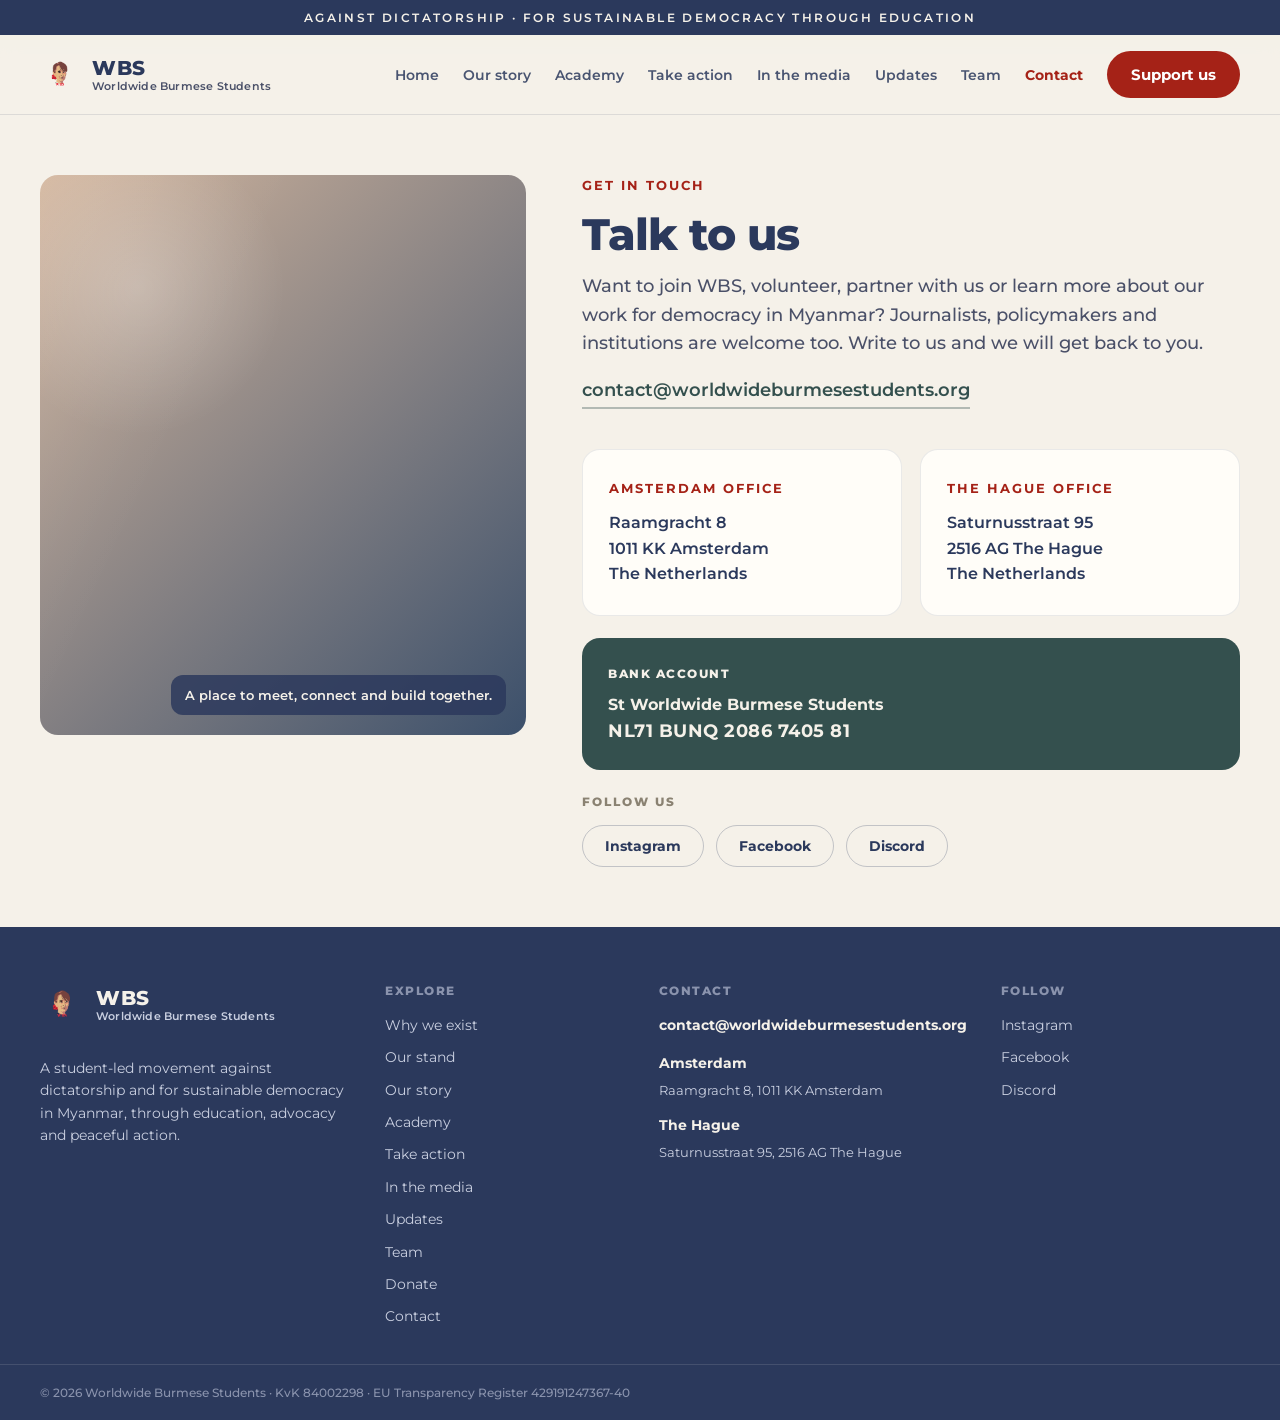
<file: contact.html>
<!DOCTYPE html>
<html lang="en">
  <head>
    <meta charset="UTF-8" />
    <meta name="viewport" content="width=device-width, initial-scale=1.0" />
    <title>Contact — Worldwide Burmese Students</title>
    <meta name="description" content="Get in touch with Worldwide Burmese Students to join, volunteer, partner with us or learn more about our work for democracy in Myanmar." />
    <meta property="og:type" content="website" />
    <meta property="og:site_name" content="Worldwide Burmese Students" />
    <meta property="og:title" content="Contact — Worldwide Burmese Students" />
    <meta property="og:description" content="Get in touch with Worldwide Burmese Students to join, volunteer, partner with us or learn more about our work for democracy in Myanmar." />
    <link rel="preconnect" href="https://fonts.googleapis.com" />
    <link rel="preconnect" href="https://fonts.gstatic.com" crossorigin />
    <link href="https://fonts.googleapis.com/css2?family=Montserrat:ital,wght@0,400;0,500;0,600;0,700;0,800;1,500;1,600&display=swap" rel="stylesheet" />
    <link rel="stylesheet" href="styles.css" />
    <script src="partials.js"></script>
  </head>
  <body>
    <div id="site-header"></div>
    <script>WBSPartials.mountHeader('contact');</script>

    <main>
      <section class="section">
        <div class="container contact-grid">
          <div class="image-card">
            <div class="caption">A place to meet, connect and build together.</div>
          </div>
          <div>
            <div class="eyebrow">Get in touch</div>
            <h1 class="hero-title" style="font-size: clamp(34px, 3.4vw, 46px); margin-bottom: 14px;">Talk to us</h1>
            <p class="section-copy" style="margin: 0 0 18px;">Want to join WBS, volunteer, partner with us or learn more about our work for democracy in Myanmar? Journalists, policymakers and institutions are welcome too. Write to us and we will get back to you.</p>
            <a class="section-copy" href="mailto:contact@worldwideburmesestudents.org" style="display: inline-block; font-size: 18px; font-weight: 600; color: #34504e; text-decoration: none; border-bottom: 2px solid rgba(52,80,78,0.35); padding-bottom: 2px; margin-bottom: 40px;">contact@worldwideburmesestudents.org</a>

            <div class="card-grid two" style="margin-bottom: 22px; align-items: stretch;">
              <div class="contact-card" style="margin-top: 0; height: 100%; box-sizing: border-box;">
                <div class="eyebrow" style="margin-bottom: 14px;">Amsterdam Office</div>
                <div style="font-size: 16px; font-weight: 600; line-height: 1.6; color: var(--navy);">Raamgracht 8<br />1011 KK Amsterdam<br />The Netherlands</div>
              </div>
              <div class="contact-card" style="margin-top: 0; height: 100%; box-sizing: border-box;">
                <div class="eyebrow" style="margin-bottom: 14px;">The Hague Office</div>
                <div style="font-size: 16px; font-weight: 600; line-height: 1.6; color: var(--navy);">Saturnusstraat 95<br />2516 AG The Hague<br />The Netherlands</div>
              </div>
            </div>

            <div class="bank-card" style="margin-bottom: 24px;">
              <div class="label">Bank account</div>
              <div style="font-size: 16px; font-weight: 700;">St Worldwide Burmese Students</div>
              <div style="font-size: 18px; font-weight: 700; letter-spacing: .5px; margin-top: 6px;">NL71 BUNQ 2086 7405 81</div>
            </div>

            <div style="font-size: 12px; font-weight: 800; letter-spacing: 2px; text-transform: uppercase; color: #8a8272; margin-bottom: 14px;">Follow us</div>
            <div class="social-row">
              <a class="social-pill" href="https://www.instagram.com/worldwideburmesestudents/" target="_blank" rel="noopener">Instagram</a>
              <a class="social-pill" href="https://www.facebook.com/worldwideburmesestudents" target="_blank" rel="noopener">Facebook</a>
              <a class="social-pill" href="https://discord.gg/jc8YbtjE" target="_blank" rel="noopener">Discord</a>
            </div>
          </div>
        </div>
      </section>
    </main>

    <div id="site-footer"></div>
    <script>WBSPartials.mountFooter();</script>

    <script src="script.js"></script>
  </body>
</html>
</file>
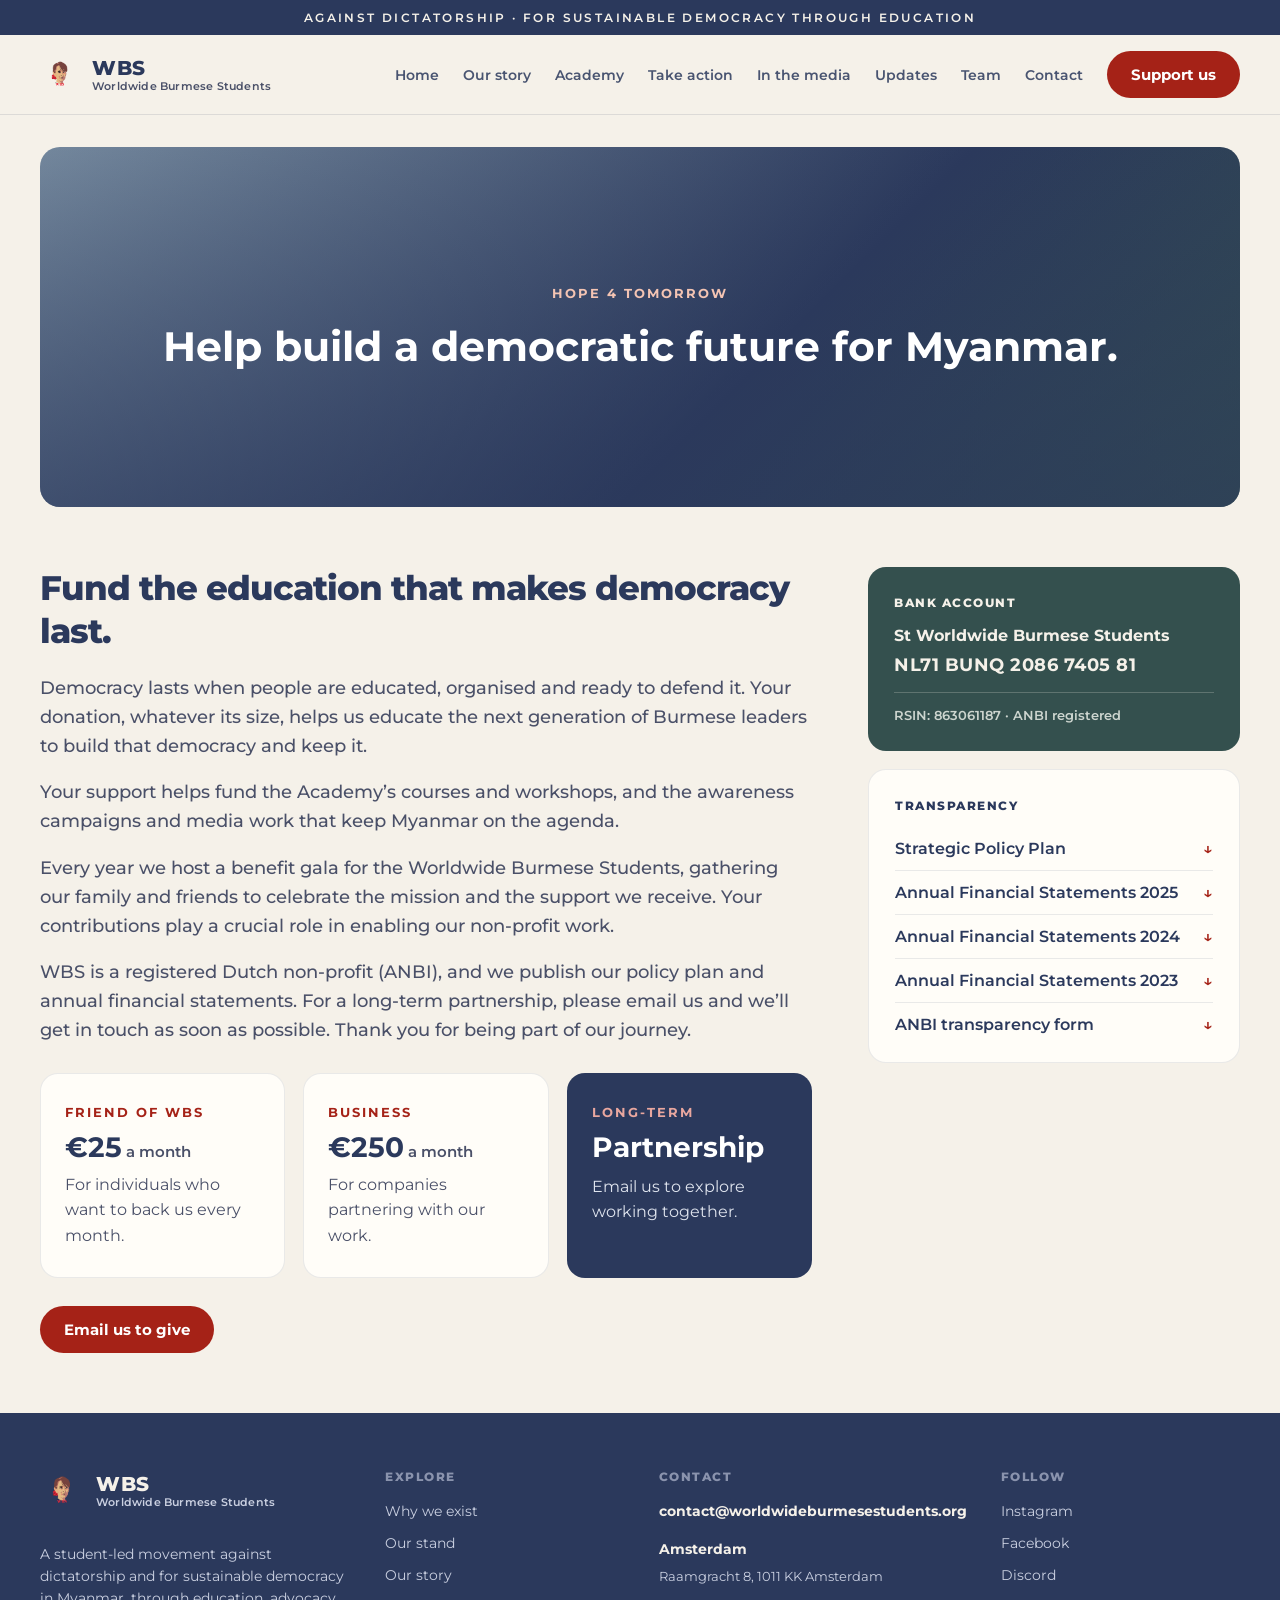
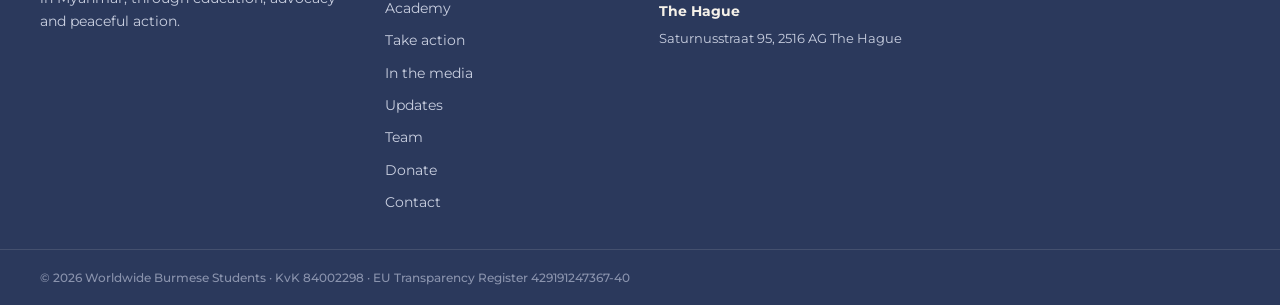
<file: donate.html>
<!DOCTYPE html>
<html lang="en">
  <head>
    <meta charset="UTF-8" />
    <meta name="viewport" content="width=device-width, initial-scale=1.0" />
    <title>Donate — Help build a democratic Myanmar | WBS</title>
    <meta name="description" content="Support Worldwide Burmese Students, a registered Dutch non-profit (ANBI), and help educate the next generation of Burmese leaders to build and defend democracy." />
    <meta property="og:type" content="website" />
    <meta property="og:site_name" content="Worldwide Burmese Students" />
    <meta property="og:title" content="Donate — Help build a democratic Myanmar | WBS" />
    <meta property="og:description" content="Support Worldwide Burmese Students, a registered Dutch non-profit (ANBI), and help educate the next generation of Burmese leaders to build and defend democracy." />
    <link rel="preconnect" href="https://fonts.googleapis.com" />
    <link rel="preconnect" href="https://fonts.gstatic.com" crossorigin />
    <link href="https://fonts.googleapis.com/css2?family=Montserrat:ital,wght@0,400;0,500;0,600;0,700;0,800;1,500;1,600&display=swap" rel="stylesheet" />
    <link rel="stylesheet" href="styles.css" />
    <script src="partials.js"></script>
  </head>
  <body>
    <div id="site-header"></div>
    <script>WBSPartials.mountHeader('donate');</script>

    <main>
      <section class="container">
        <div class="donate-hero">
          <div class="overlay">
            <div>
              <div class="eyebrow" style="justify-content: center; color: #f4c4b3;">Hope 4 Tomorrow</div>
              <h1>Help build a democratic future for Myanmar.</h1>
            </div>
          </div>
        </div>
      </section>

      <section class="section" id="give">
        <div class="container donate-layout">
          <div>
            <h2 class="section-title" style="font-size: clamp(28px, 3.2vw, 34px); line-height: 1.25;">Fund the education that makes democracy last.</h2>
            <p class="section-copy">Democracy lasts when people are educated, organised and ready to defend it. Your donation, whatever its size, helps us educate the next generation of Burmese leaders to build that democracy and keep it.</p>
                        <p class="section-copy">Your support helps fund the Academy’s courses and workshops, and the awareness campaigns and media work that keep Myanmar on the agenda.</p>
            <p class="section-copy">Every year we host a benefit gala for the Worldwide Burmese Students, gathering our family and friends to celebrate the mission and the support we receive. Your contributions play a crucial role in enabling our non-profit work.</p>
            <p class="section-copy">WBS is a registered Dutch non-profit (ANBI), and we publish our policy plan and annual financial statements. For a long-term partnership, please email us and we’ll get in touch as soon as possible. Thank you for being part of our journey.</p>

            <div class="card-grid three" style="margin-top: 28px;">
              <div class="stat-card">
                <div class="eyebrow" style="margin-bottom: 10px;">Friend of WBS</div>
                <strong>€25<span style="font-size: 15px; font-weight: 600; color: var(--muted);"> a month</span></strong>
                <p>For individuals who want to back us every month.</p>
              </div>
              <div class="stat-card">
                <div class="eyebrow" style="margin-bottom: 10px;">Business</div>
                <strong>€250<span style="font-size: 15px; font-weight: 600; color: var(--muted);"> a month</span></strong>
                <p>For companies partnering with our work.</p>
              </div>
              <div class="stat-card" style="background: var(--navy); color: var(--paper);">
                <div class="eyebrow" style="margin-bottom: 10px; color: #e9a79f;">Long-term</div>
                <h3 style="color: white; font-size: 28px;">Partnership</h3>
                <p style="color: #dfe4ee;">Email us to explore working together.</p>
              </div>
            </div>

            <div class="hero-actions" style="margin-top: 28px;">
              <a class="pill-button" href="mailto:contact@worldwideburmesestudents.org">Email us to give</a>
            </div>
          </div>

          <div class="sidebar-stack" id="details">
            <div class="bank-card">
              <div class="label">Bank account</div>
              <div style="font-size: 16px; font-weight: 700; line-height: 1.5;">St Worldwide Burmese Students</div>
              <div style="font-size: 18px; font-weight: 700; letter-spacing: .5px; margin-top: 6px;">NL71 BUNQ 2086 7405 81</div>
              <div style="border-top: 1px solid rgba(245,241,233,0.22); margin-top: 16px; padding-top: 14px; font-size: 13px; font-weight: 600; color: #cdd5cf;">RSIN: 863061187 · ANBI registered</div>
            </div>
                        <div class="transparency-card">
              <div class="label">Transparency</div>
              <div class="transparency-links">
                <a href="https://worldwideburmesestudents.org/policy-worldwide-burmese-students" target="_blank" rel="noopener">Strategic Policy Plan <span class="arrow">↓</span></a>
                <a href="https://worldwideburmesestudents.org/2025" target="_blank" rel="noopener">Annual Financial Statements 2025 <span class="arrow">↓</span></a>
                <a href="https://worldwideburmesestudents.org/2024" target="_blank" rel="noopener">Annual Financial Statements 2024 <span class="arrow">↓</span></a>
                <a href="https://worldwideburmesestudents.org/2023" target="_blank" rel="noopener">Annual Financial Statements 2023 <span class="arrow">↓</span></a>
                <a href="https://drive.google.com/file/d/1iNMke5PLAlJOfU-xlZbfFdxGzaLdHLDm/view?usp=sharing" target="_blank" rel="noopener">ANBI transparency form <span class="arrow">↓</span></a>
              </div>
            </div>
          </div>
        </div>
      </section>
    </main>

    <div id="site-footer"></div>
    <script>WBSPartials.mountFooter();</script>

    <script src="script.js"></script>
  </body>
</html>
</file>
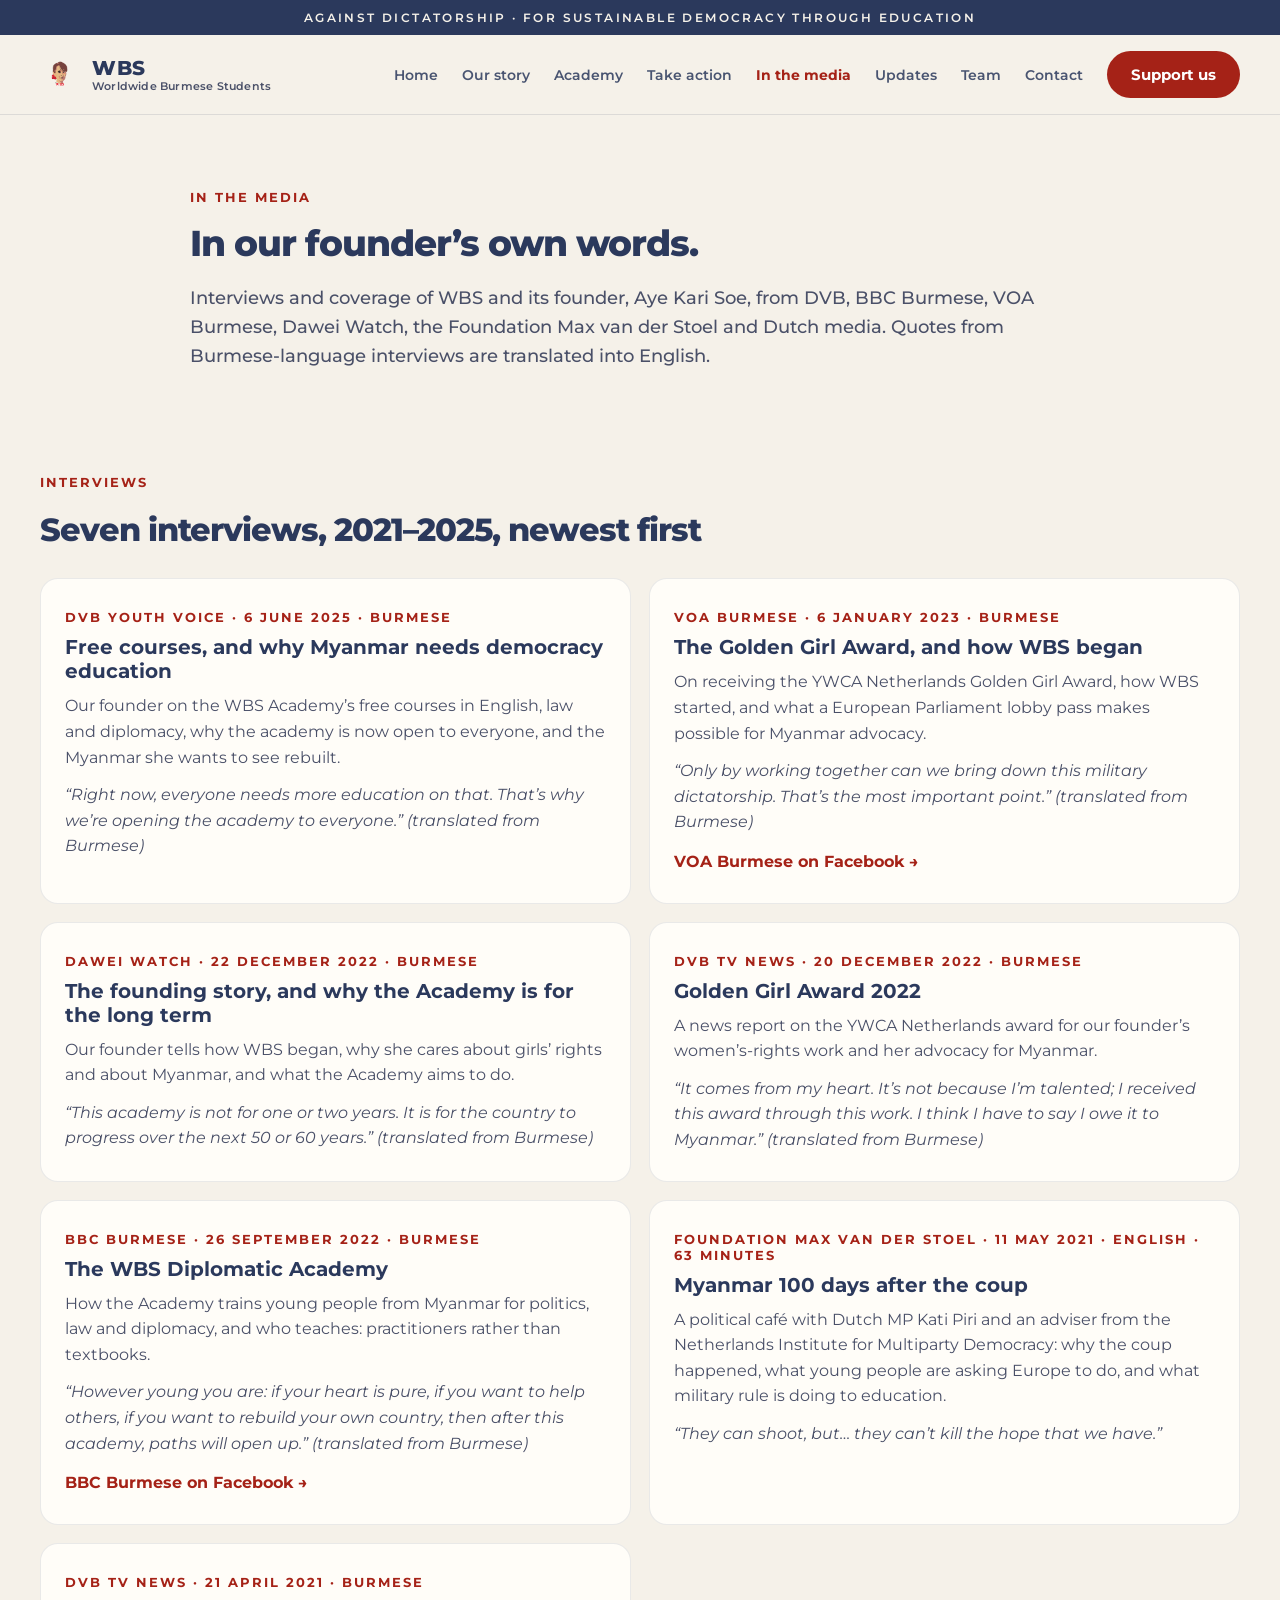
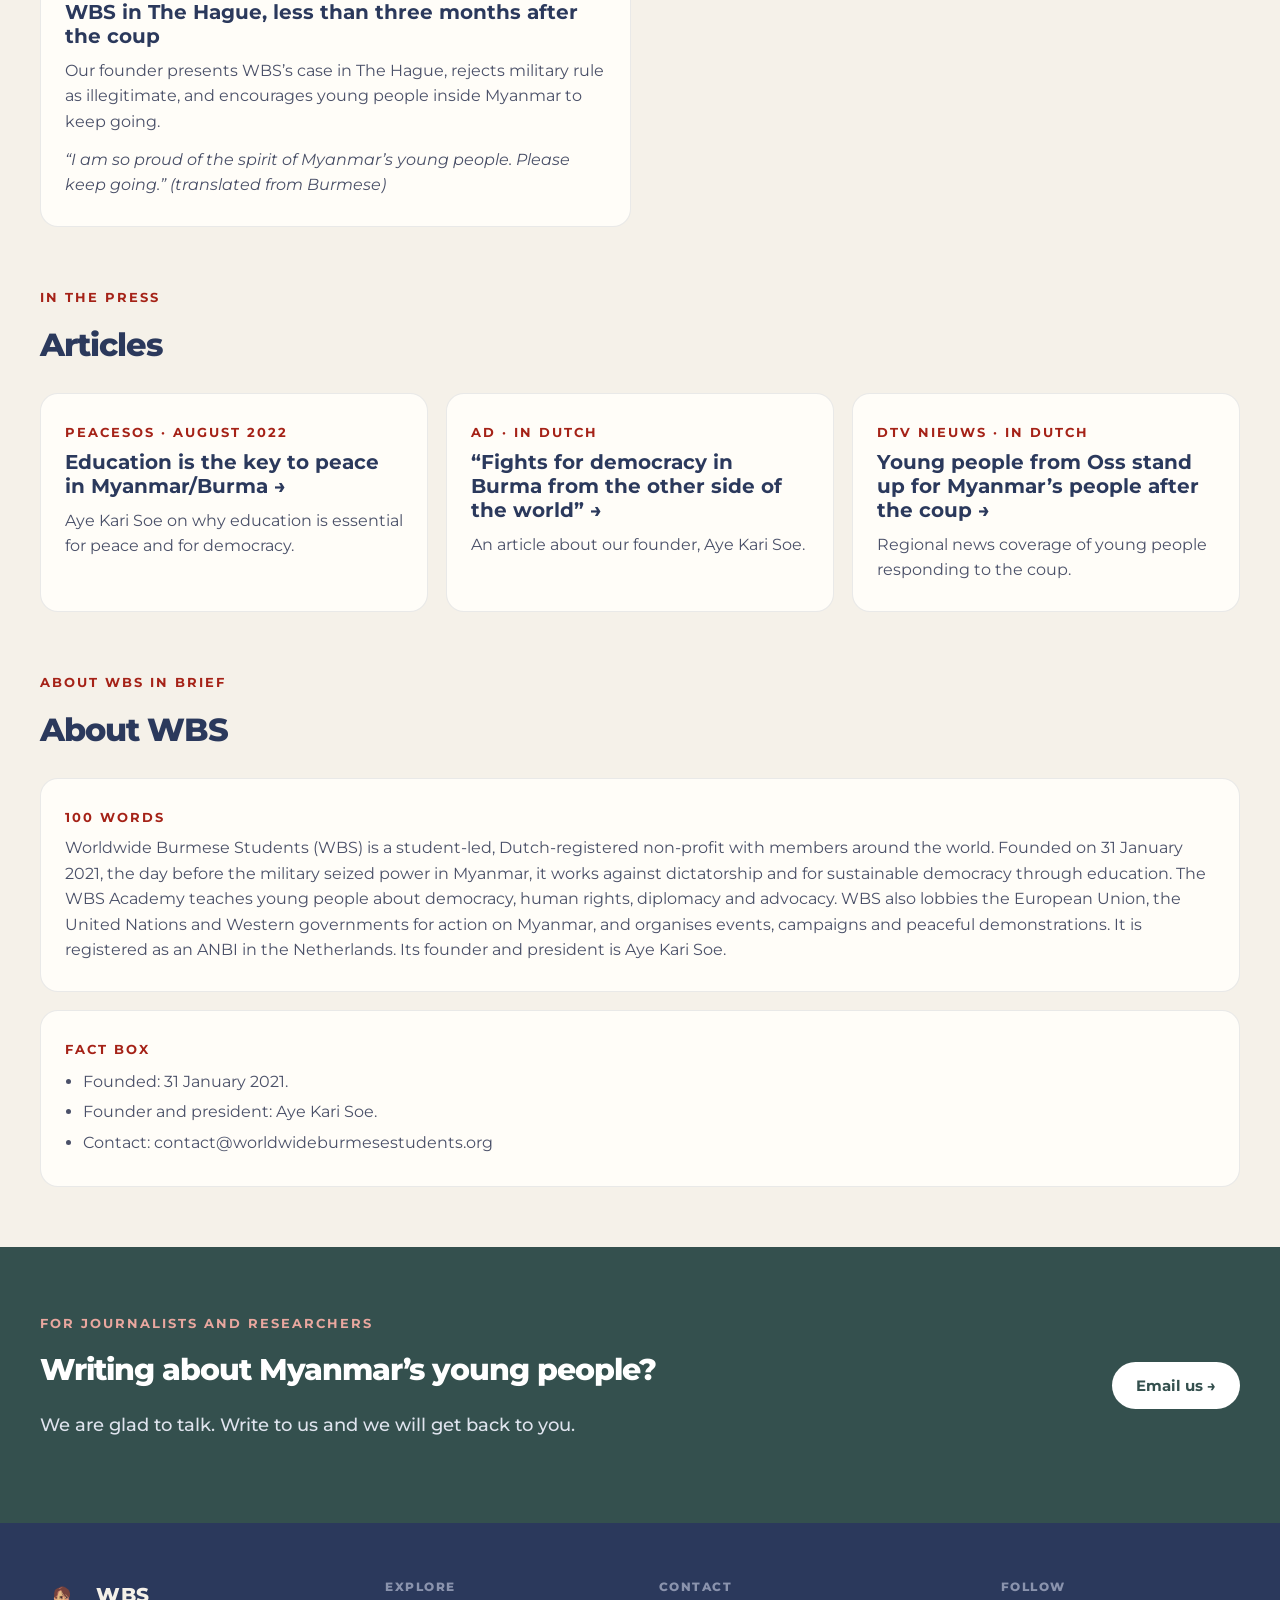
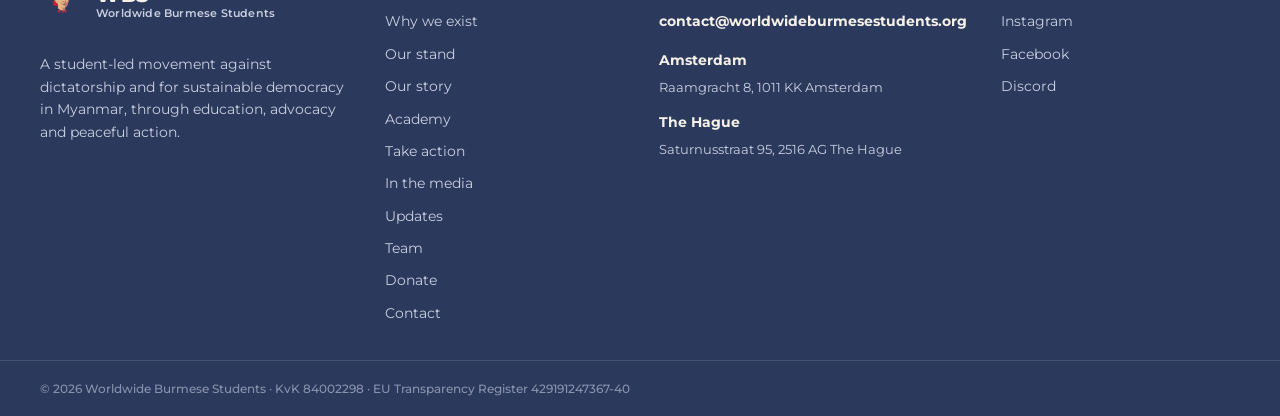
<file: media.html>
<!DOCTYPE html>
<html lang="en">
  <head>
    <meta charset="UTF-8" />
    <meta name="viewport" content="width=device-width, initial-scale=1.0" />
    <title>In the media — Worldwide Burmese Students</title>
    <meta name="description" content="Interviews and coverage of Worldwide Burmese Students and its founder, Aye Kari Soe, from DVB, BBC Burmese, VOA Burmese, Dawei Watch, the Foundation Max van der Stoel and Dutch media." />
    <meta property="og:type" content="website" />
    <meta property="og:site_name" content="Worldwide Burmese Students" />
    <meta property="og:title" content="In the media — Worldwide Burmese Students" />
    <meta property="og:description" content="Interviews and coverage of Worldwide Burmese Students and its founder, Aye Kari Soe, from DVB, BBC Burmese, VOA Burmese, Dawei Watch, the Foundation Max van der Stoel and Dutch media." />
    <link rel="preconnect" href="https://fonts.googleapis.com" />
    <link rel="preconnect" href="https://fonts.gstatic.com" crossorigin />
    <link href="https://fonts.googleapis.com/css2?family=Montserrat:ital,wght@0,400;0,500;0,600;0,700;0,800;1,500;1,600&display=swap" rel="stylesheet" />
    <link rel="stylesheet" href="styles.css" />
    <script src="partials.js"></script>
  </head>
  <body>
    <div id="site-header"></div>
    <script>WBSPartials.mountHeader('media');</script>

    <main>
            <section class="hero hero-compact">
        <div class="container">
          <div style="text-align: left; max-width: 900px; margin: 0 auto;">
            <div class="eyebrow">In the media</div>
            <h1 style="text-align: left; max-width: none; margin-left: 0; font-size: clamp(28px, 3.2vw, 36px);">In our founder’s own words.</h1>
            <p class="lead" style="text-align: left; max-width: none; margin-left: 0;">Interviews and coverage of WBS and its founder, Aye Kari Soe, from DVB, BBC Burmese, VOA Burmese, Dawei Watch, the Foundation Max van der Stoel and Dutch media. Quotes from Burmese-language interviews are translated into English.</p>
          </div>
        </div>
      </section>

      <section class="section">
        <div class="container">
          <div class="eyebrow">Interviews</div>
          <h2 class="section-title" style="font-size: clamp(26px, 2.8vw, 32px); line-height: 1.25;">Seven interviews, 2021–2025, newest first</h2>
          <div class="card-grid two" style="margin-top: 28px; align-items: stretch;">

                        <div class="feature-card" id="dvb-2025">
              <div class="eyebrow" style="margin-bottom: 10px;">DVB Youth Voice · 6 June 2025 · Burmese</div>
              <h3>Free courses, and why Myanmar needs democracy education</h3>
              <p>Our founder on the WBS Academy’s free courses in English, law and diplomacy, why the academy is now open to everyone, and the Myanmar she wants to see rebuilt.</p>
              <p style="margin-top: 12px; font-style: italic;">“Right now, everyone needs more education on that. That’s why we’re opening the academy to everyone.” (translated from Burmese)</p>
            </div>

                        <div class="feature-card" id="voa">
              <div class="eyebrow" style="margin-bottom: 10px;">VOA Burmese · 6 January 2023 · Burmese</div>
              <h3>The Golden Girl Award, and how WBS began</h3>
              <p>On receiving the YWCA Netherlands Golden Girl Award, how WBS started, and what a European Parliament lobby pass makes possible for Myanmar advocacy.</p>
              <p style="margin-top: 12px; font-style: italic;">“Only by working together can we bring down this military dictatorship. That’s the most important point.” (translated from Burmese)</p>
              <p style="margin-top: 14px;"><a href="https://www.facebook.com/watch/?extid=CL-UNK-UNK-UNK-IOS_GK0T-GK1C&amp;mibextid=2Rb1fB&amp;v=1363959594352396" target="_blank" rel="noopener" style="font-weight: 700; color: var(--red); text-decoration: none;">VOA Burmese on Facebook →</a></p>
            </div>

                        <div class="feature-card" id="dawei">
              <div class="eyebrow" style="margin-bottom: 10px;">Dawei Watch · 22 December 2022 · Burmese</div>
              <h3>The founding story, and why the Academy is for the long term</h3>
              <p>Our founder tells how WBS began, why she cares about girls’ rights and about Myanmar, and what the Academy aims to do.</p>
              <p style="margin-top: 12px; font-style: italic;">“This academy is not for one or two years. It is for the country to progress over the next 50 or 60 years.” (translated from Burmese)</p>
            </div>

                        <div class="feature-card" id="dvb-2022">
              <div class="eyebrow" style="margin-bottom: 10px;">DVB TV News · 20 December 2022 · Burmese</div>
              <h3>Golden Girl Award 2022</h3>
              <p>A news report on the YWCA Netherlands award for our founder’s women’s-rights work and her advocacy for Myanmar.</p>
              <p style="margin-top: 12px; font-style: italic;">“It comes from my heart. It’s not because I’m talented; I received this award through this work. I think I have to say I owe it to Myanmar.” (translated from Burmese)</p>
            </div>

                        <div class="feature-card" id="bbc">
              <div class="eyebrow" style="margin-bottom: 10px;">BBC Burmese · 26 September 2022 · Burmese</div>
              <h3>The WBS Diplomatic Academy</h3>
              <p>How the Academy trains young people from Myanmar for politics, law and diplomacy, and who teaches: practitioners rather than textbooks.</p>
              <p style="margin-top: 12px; font-style: italic;">“However young you are: if your heart is pure, if you want to help others, if you want to rebuild your own country, then after this academy, paths will open up.” (translated from Burmese)</p>
              <p style="margin-top: 14px;"><a href="https://www.facebook.com/watch/?v=388312790181363" target="_blank" rel="noopener" style="font-weight: 700; color: var(--red); text-decoration: none;">BBC Burmese on Facebook →</a></p>
            </div>

                        <div class="feature-card" id="fms">
              <div class="eyebrow" style="margin-bottom: 10px;">Foundation Max van der Stoel · 11 May 2021 · English · 63 minutes</div>
              <h3>Myanmar 100 days after the coup</h3>
              <p>A political café with Dutch MP Kati Piri and an adviser from the Netherlands Institute for Multiparty Democracy: why the coup happened, what young people are asking Europe to do, and what military rule is doing to education.</p>
              <p style="margin-top: 12px; font-style: italic;">“They can shoot, but… they can’t kill the hope that we have.”</p>
            </div>

                        <div class="feature-card" id="dvb-2021">
              <div class="eyebrow" style="margin-bottom: 10px;">DVB TV News · 21 April 2021 · Burmese</div>
              <h3>WBS in The Hague, less than three months after the coup</h3>
              <p>Our founder presents WBS’s case in The Hague, rejects military rule as illegitimate, and encourages young people inside Myanmar to keep going.</p>
              <p style="margin-top: 12px; font-style: italic;">“I am so proud of the spirit of Myanmar’s young people. Please keep going.” (translated from Burmese)</p>
            </div>
          </div>
        </div>
      </section>

            <section class="section" style="padding-top: 0;">
        <div class="container">
          <div class="eyebrow">In the press</div>
          <h2 class="section-title" style="font-size: clamp(26px, 2.8vw, 32px); line-height: 1.25;">Articles</h2>
          <div class="card-grid three" style="margin-top: 28px;">
            <a class="feature-card" href="https://peacesos.nl/education-is-the-key-to-peace-in-myanmar-burma/" target="_blank" rel="noopener">
              <div class="eyebrow" style="margin-bottom: 10px;">PeaceSOS · August 2022</div>
              <h3>Education is the key to peace in Myanmar/Burma →</h3>
              <p>Aye Kari Soe on why education is essential for peace and for democracy.</p>
            </a>
            <a class="feature-card" href="https://www.ad.nl/oss/hoe-de-osse-aye-kari-soe-20-vanaf-de-andere-kant-van-de-wereld-strijdt-voor-democratie-in-birma~a65e802a/202061650/" target="_blank" rel="noopener">
              <div class="eyebrow" style="margin-bottom: 10px;">AD · in Dutch</div>
              <h3>“Fights for democracy in Burma from the other side of the world” →</h3>
              <p>An article about our founder, Aye Kari Soe.</p>
            </a>
            <a class="feature-card" href="https://dtvnieuws.nl/nieuws/artikel/osse-jongeren-op-de-bres-voor-bevolking-myanmar-na-staatsgreep" target="_blank" rel="noopener">
              <div class="eyebrow" style="margin-bottom: 10px;">DTV Nieuws · in Dutch</div>
              <h3>Young people from Oss stand up for Myanmar’s people after the coup →</h3>
              <p>Regional news coverage of young people responding to the coup.</p>
            </a>
          </div>
        </div>
      </section>

            <section class="section" style="padding-top: 0;">
        <div class="container">
          <div class="eyebrow">About WBS in brief</div>
          <h2 class="section-title" style="font-size: clamp(26px, 2.8vw, 32px); line-height: 1.25;">About WBS</h2>
          <div class="feature-card" style="margin-top: 28px;">
            <div class="eyebrow" style="margin-bottom: 10px;">100 words</div>
            <p>Worldwide Burmese Students (WBS) is a student-led, Dutch-registered non-profit with members around the world. Founded on 31 January 2021, the day before the military seized power in Myanmar, it works against dictatorship and for sustainable democracy through education. The WBS Academy teaches young people about democracy, human rights, diplomacy and advocacy. WBS also lobbies the European Union, the United Nations and Western governments for action on Myanmar, and organises events, campaigns and peaceful demonstrations. It is registered as an ANBI in the Netherlands. Its founder and president is Aye Kari Soe.</p>
          </div>
          <div class="feature-card" style="margin-top: 18px;">
            <div class="eyebrow" style="margin-bottom: 10px;">Fact box</div>
            <ul style="margin: 0; padding-left: 18px; color: var(--muted); line-height: 1.9;">
                <li>Founded: 31 January 2021.</li>
                <li>Founder and president: Aye Kari Soe.</li>
                <li>Contact: contact@worldwideburmesestudents.org</li>
            </ul>
          </div>
        </div>
      </section>

      <section class="band band-teal">
        <div class="container section-grid" style="grid-template-columns: 1fr auto; gap: 48px; align-items: center;">
          <div>
            <div class="eyebrow" style="color: #e9a79f;">For journalists and researchers</div>
            <h2 class="section-title" style="font-size: clamp(24px, 2.6vw, 30px); line-height: 1.25; color: white;">Writing about Myanmar’s young people?</h2>
            <p class="section-copy" style="color: #dfe4ee;">We are glad to talk. Write to us and we will get back to you.</p>
          </div>
          <div class="cta-stack" style="align-items: flex-start; max-width: 240px;">
            <a class="pill-button" href="mailto:contact@worldwideburmesestudents.org" style="background: white; color: var(--teal); width: 100%;">Email us →</a>
          </div>
        </div>
      </section>
    </main>

    <div id="site-footer"></div>
    <script>WBSPartials.mountFooter();</script>

    <script src="script.js"></script>
  </body>
</html>
</file>
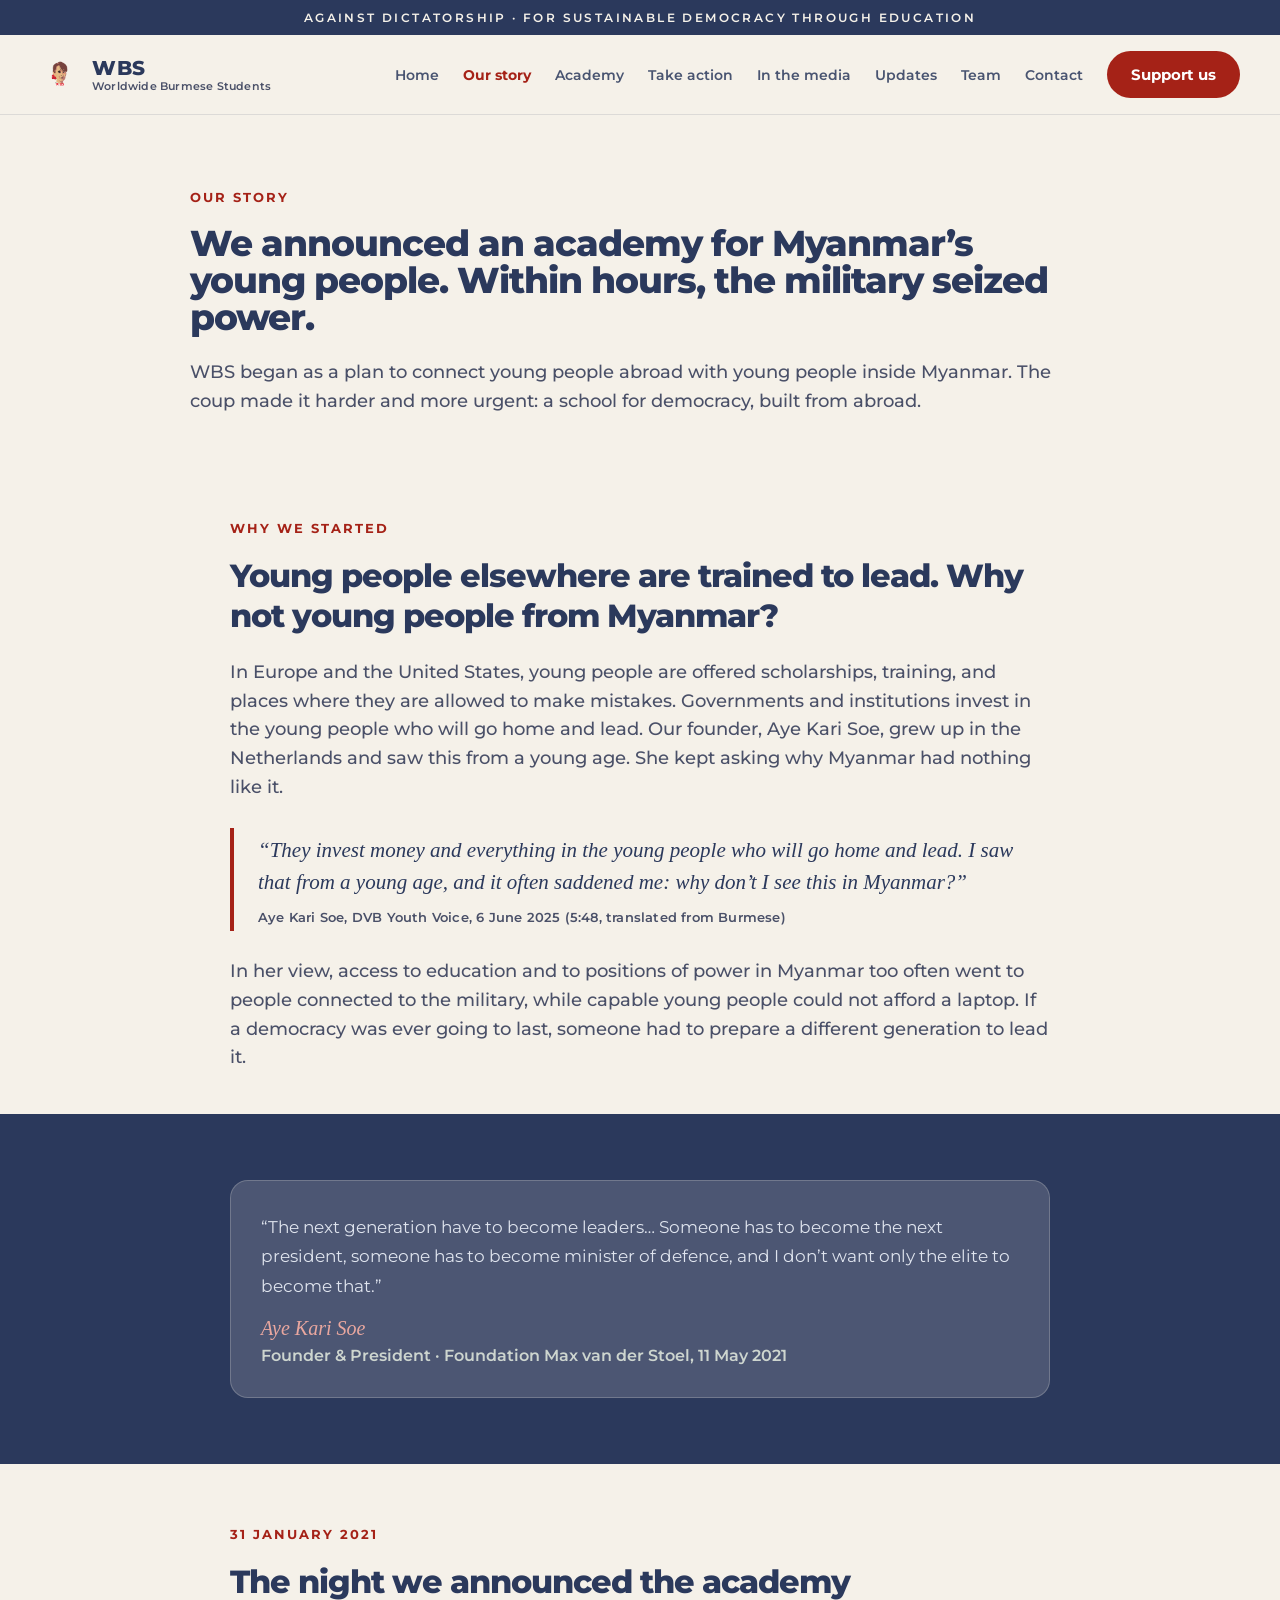
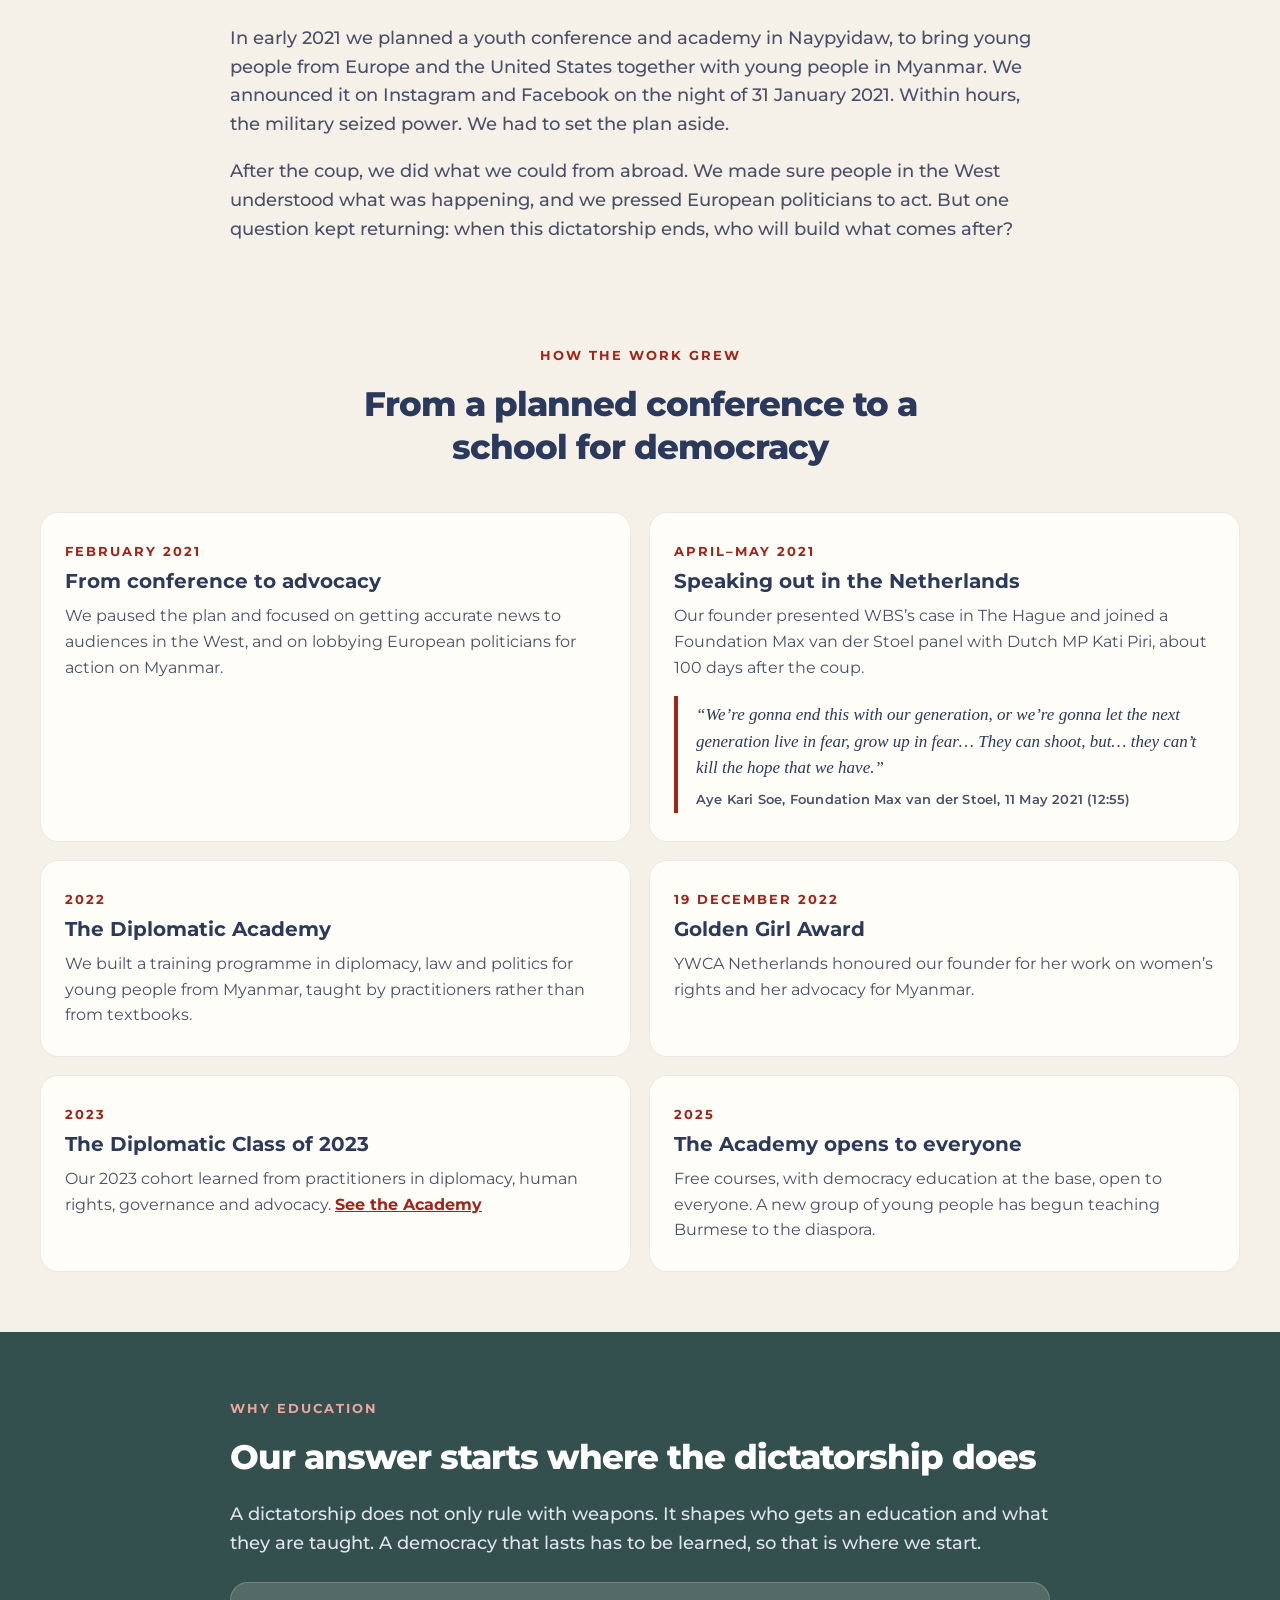
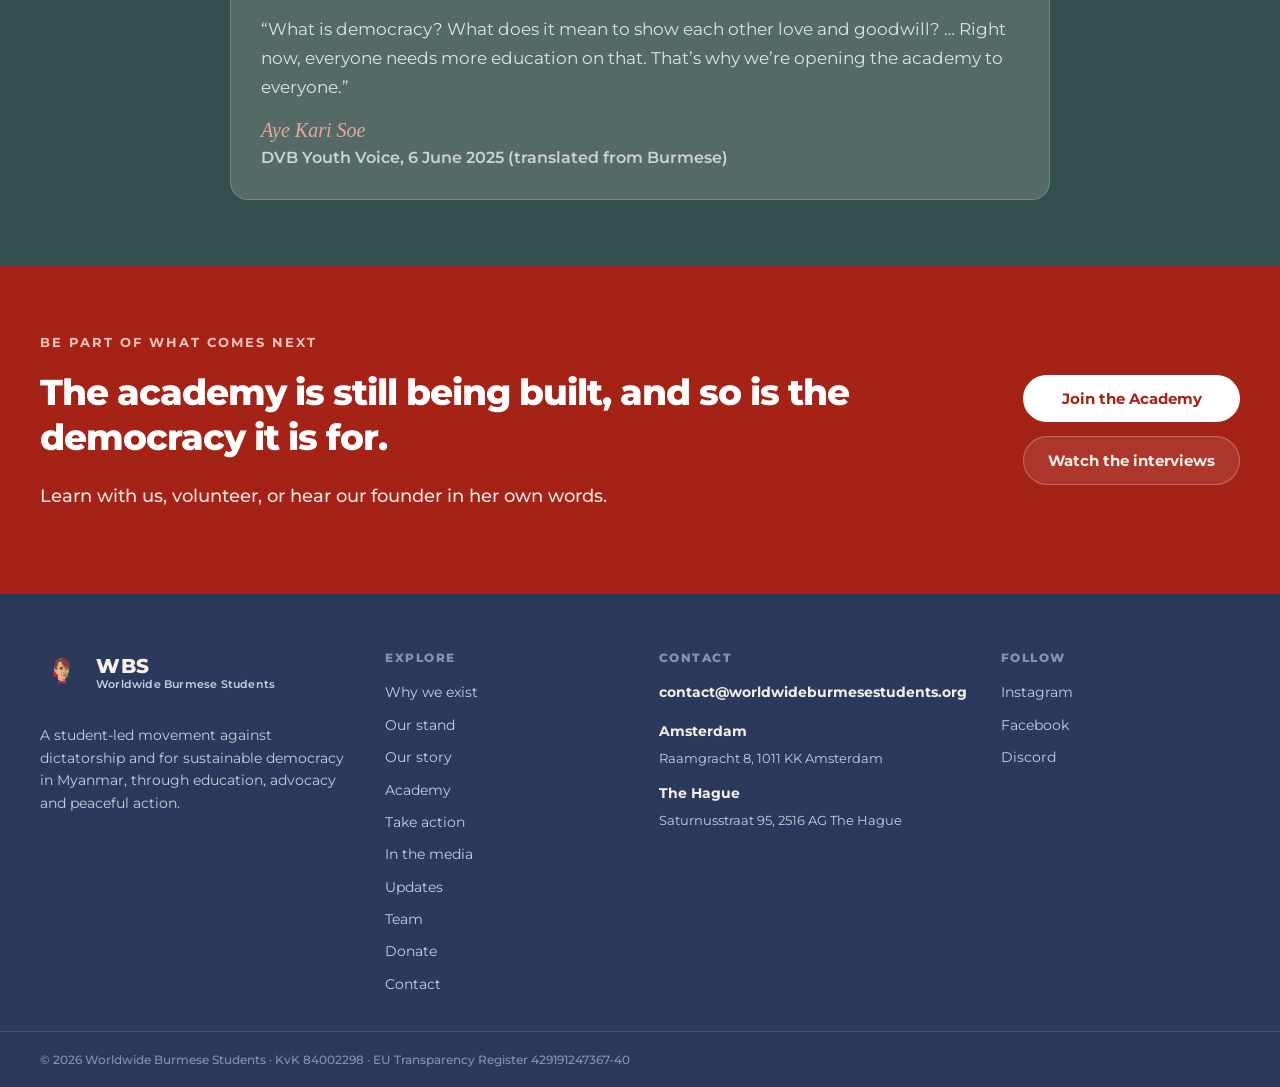
<file: our-story.html>
<!DOCTYPE html>
<html lang="en">
  <head>
    <meta charset="UTF-8" />
    <meta name="viewport" content="width=device-width, initial-scale=1.0" />
    <title>Our story — Why WBS exists | Worldwide Burmese Students</title>
    <meta name="description" content="How Worldwide Burmese Students began: an academy announced for Myanmar's young people on the night of 31 January 2021, hours before the military seized power." />
    <meta property="og:type" content="website" />
    <meta property="og:site_name" content="Worldwide Burmese Students" />
    <meta property="og:title" content="Our story — Why WBS exists | Worldwide Burmese Students" />
    <meta property="og:description" content="How Worldwide Burmese Students began: an academy announced for Myanmar's young people on the night of 31 January 2021, hours before the military seized power." />
    <link rel="preconnect" href="https://fonts.googleapis.com" />
    <link rel="preconnect" href="https://fonts.gstatic.com" crossorigin />
    <link href="https://fonts.googleapis.com/css2?family=Montserrat:ital,wght@0,400;0,500;0,600;0,700;0,800;1,500;1,600&display=swap" rel="stylesheet" />
    <link rel="stylesheet" href="styles.css" />
    <script src="partials.js"></script>
  </head>
  <body>
    <div id="site-header"></div>
    <script>WBSPartials.mountHeader('story');</script>

    <main>
            <section class="hero hero-compact">
        <div class="container">
          <div style="text-align: left; max-width: 900px; margin: 0 auto;">
            <div class="eyebrow">Our story</div>
            <h1 style="text-align: left; max-width: none; margin-left: 0; font-size: clamp(28px, 3.2vw, 36px);">We announced an academy for Myanmar’s young people. Within hours, the military seized power.</h1>
            <p class="lead" style="text-align: left; max-width: none; margin-left: 0;">WBS began as a plan to connect young people abroad with young people inside Myanmar. The coup made it harder and more urgent: a school for democracy, built from abroad.</p>
          </div>
        </div>
      </section>

            <section class="section" style="padding-bottom: 24px;">
        <div class="container" style="max-width: 820px;">
          <div class="eyebrow">Why we started</div>
          <h2 class="section-title" style="font-size: clamp(26px, 2.8vw, 32px); line-height: 1.25;">Young people elsewhere are trained to lead. Why not young people from Myanmar?</h2>
          <p class="section-copy">In Europe and the United States, young people are offered scholarships, training, and places where they are allowed to make mistakes. Governments and institutions invest in the young people who will go home and lead. Our founder, Aye Kari Soe, grew up in the Netherlands and saw this from a young age. She kept asking why Myanmar had nothing like it.</p>
          <div class="pull-quote"><p>“They invest money and everything in the young people who will go home and lead. I saw that from a young age, and it often saddened me: why don’t I see this in Myanmar?”</p><span class="cite">Aye Kari Soe, DVB Youth Voice, 6 June 2025 (5:48, translated from Burmese)</span></div>
          <p class="section-copy">In her view, access to education and to positions of power in Myanmar too often went to people connected to the military, while capable young people could not afford a laptop. If a democracy was ever going to last, someone had to prepare a different generation to lead it.</p>
        </div>
      </section>

      <section class="band band-navy">
        <div class="container" style="max-width: 820px;">
          <div class="quote-block">
            <p>“The next generation have to become leaders… Someone has to become the next president, someone has to become minister of defence, and I don’t want only the elite to become that.”</p>
            <div class="signature" style="font-size: 20px;">Aye Kari Soe</div>
            <div style="margin-top: 6px; color: #cdd5cf; font-weight: 600;">Founder &amp; President · Foundation Max van der Stoel, 11 May 2021</div>
          </div>
        </div>
      </section>

            <section class="section" style="padding-bottom: 24px;">
        <div class="container" style="max-width: 820px;">
          <div class="eyebrow">31 January 2021</div>
          <h2 class="section-title" style="font-size: clamp(26px, 2.8vw, 32px); line-height: 1.25;">The night we announced the academy</h2>
          <p class="section-copy">In early 2021 we planned a youth conference and academy in Naypyidaw, to bring young people from Europe and the United States together with young people in Myanmar. We announced it on Instagram and Facebook on the night of 31 January 2021. Within hours, the military seized power. We had to set the plan aside.</p>
          <p class="section-copy">After the coup, we did what we could from abroad. We made sure people in the West understood what was happening, and we pressed European politicians to act. But one question kept returning: when this dictatorship ends, who will build what comes after?</p>
        </div>
      </section>

            <section class="section">
        <div class="container">
          <div class="section-center">
            <div class="eyebrow">How the work grew</div>
            <h2 class="section-title" style="font-size: clamp(28px, 3.2vw, 34px); line-height: 1.25;">From a planned conference to a school for democracy</h2>
          </div>
          <div class="card-grid two" style="align-items: stretch;">
            <div class="feature-card">
              <div class="eyebrow" style="margin-bottom: 10px;">February 2021</div>
              <h3>From conference to advocacy</h3>
              <p>We paused the plan and focused on getting accurate news to audiences in the West, and on lobbying European politicians for action on Myanmar.</p>
            </div>
            <div class="feature-card">
              <div class="eyebrow" style="margin-bottom: 10px;">April–May 2021</div>
              <h3>Speaking out in the Netherlands</h3>
              <p>Our founder presented WBS’s case in The Hague and joined a Foundation Max van der Stoel panel with Dutch MP Kati Piri, about 100 days after the coup.</p>
              <div class="pull-quote"><p>“We’re gonna end this with our generation, or we’re gonna let the next generation live in fear, grow up in fear… They can shoot, but… they can’t kill the hope that we have.”</p><span class="cite">Aye Kari Soe, Foundation Max van der Stoel, 11 May 2021 (12:55)</span></div>
            </div>
            <div class="feature-card">
              <div class="eyebrow" style="margin-bottom: 10px;">2022</div>
              <h3>The Diplomatic Academy</h3>
              <p>We built a training programme in diplomacy, law and politics for young people from Myanmar, taught by practitioners rather than from textbooks.</p>
            </div>
            <div class="feature-card">
              <div class="eyebrow" style="margin-bottom: 10px;">19 December 2022</div>
              <h3>Golden Girl Award</h3>
              <p>YWCA Netherlands honoured our founder for her work on women’s rights and her advocacy for Myanmar.</p>
            </div>
            <div class="feature-card">
              <div class="eyebrow" style="margin-bottom: 10px;">2023</div>
              <h3>The Diplomatic Class of 2023</h3>
              <p>Our 2023 cohort learned from practitioners in diplomacy, human rights, governance and advocacy. <a href="academy.html" style="color: var(--red); font-weight: 700;">See the Academy</a></p>
            </div>
            <div class="feature-card">
              <div class="eyebrow" style="margin-bottom: 10px;">2025</div>
              <h3>The Academy opens to everyone</h3>
              <p>Free courses, with democracy education at the base, open to everyone. A new group of young people has begun teaching Burmese to the diaspora.</p>
            </div>
          </div>
        </div>
      </section>

            <section class="band band-teal">
        <div class="container" style="max-width: 820px;">
          <div class="eyebrow" style="color: #e9a79f;">Why education</div>
          <h2 class="section-title" style="font-size: clamp(28px, 3.2vw, 34px); line-height: 1.25; color: white;">Our answer starts where the dictatorship does</h2>
          <p class="section-copy" style="color: #dfe4ee;">A dictatorship does not only rule with weapons. It shapes who gets an education and what they are taught. A democracy that lasts has to be learned, so that is where we start.</p>
          <div class="quote-block" style="margin-top: 24px;">
            <p>“What is democracy? What does it mean to show each other love and goodwill? … Right now, everyone needs more education on that. That’s why we’re opening the academy to everyone.”</p>
            <div class="signature" style="font-size: 20px;">Aye Kari Soe</div>
            <div style="margin-top: 6px; color: #cdd5cf; font-weight: 600;">DVB Youth Voice, 6 June 2025 (translated from Burmese)</div>
          </div>
        </div>
      </section>

      <section class="band band-red">
        <div class="container section-grid" style="grid-template-columns: 1fr auto; gap: 48px; align-items: center;">
          <div>
            <div class="eyebrow" style="color: #f6c6bc;">Be part of what comes next</div>
            <h2 class="section-title" style="font-size: clamp(28px, 3.2vw, 36px); line-height: 1.25; color: white;">The academy is still being built, and so is the democracy it is for.</h2>
            <p class="section-copy" style="color: #fde7e3;">Learn with us, volunteer, or hear our founder in her own words.</p>
          </div>
          <div class="cta-stack" style="align-items: flex-start; max-width: 260px;">
            <a class="pill-button" href="academy.html" style="background: white; color: var(--red); width: 100%;">Join the Academy</a>
            <a class="ghost-button" href="media.html" style="width: 100%;">Watch the interviews</a>
          </div>
        </div>
      </section>
    </main>

    <div id="site-footer"></div>
    <script>WBSPartials.mountFooter();</script>

    <script src="script.js"></script>
  </body>
</html>
</file>
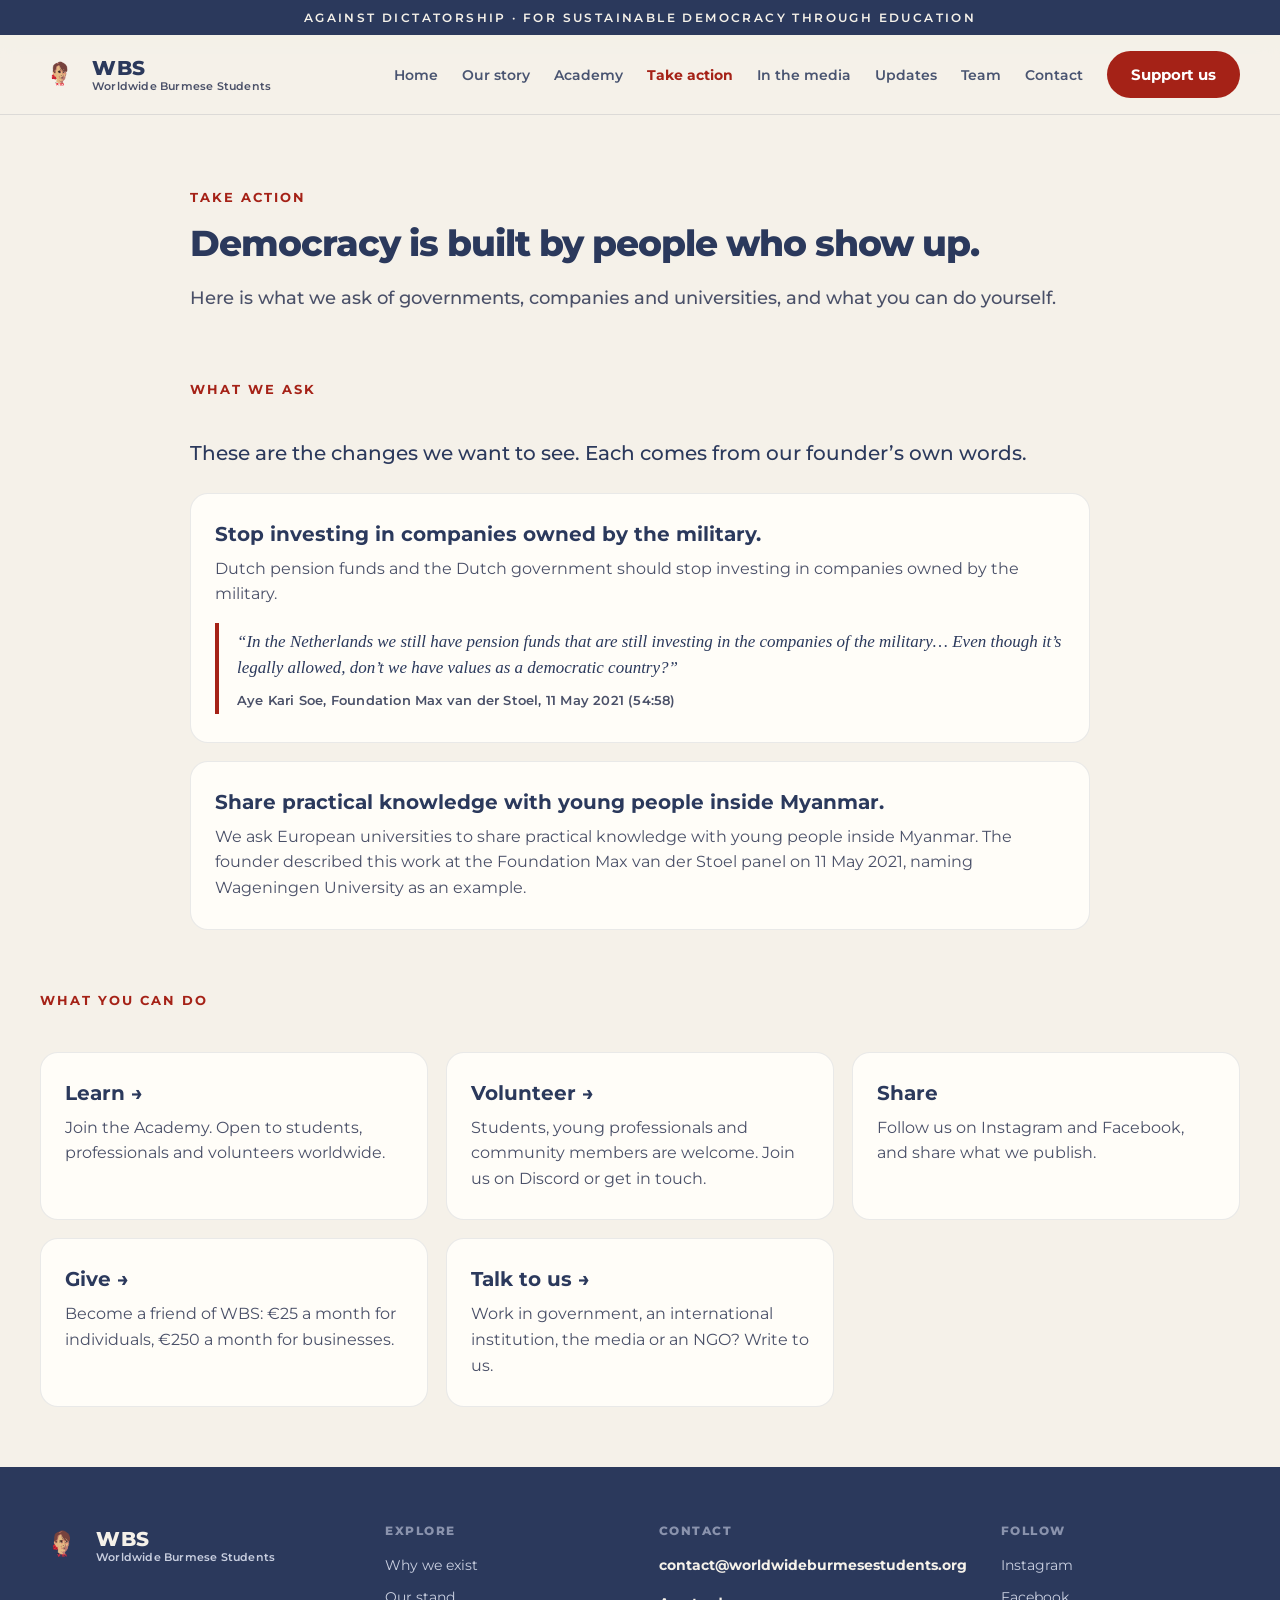
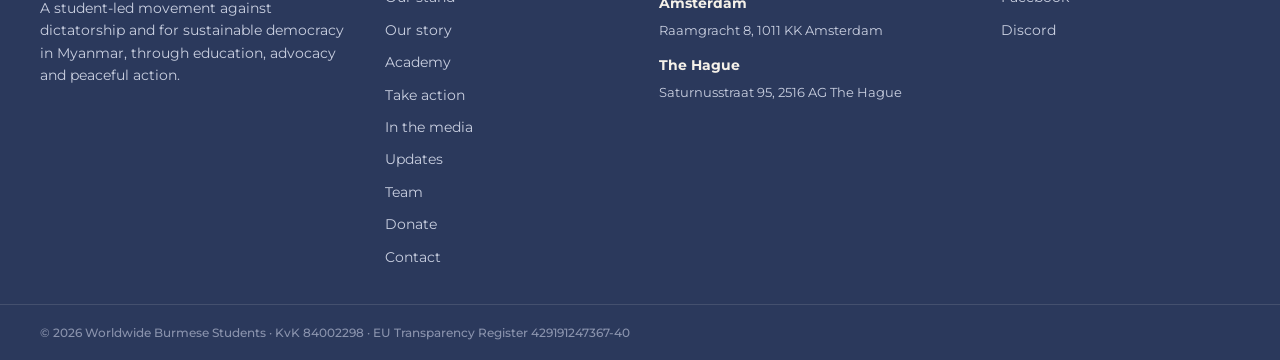
<file: take-action.html>
<!DOCTYPE html>
<html lang="en">
  <head>
    <meta charset="UTF-8" />
    <meta name="viewport" content="width=device-width, initial-scale=1.0" />
    <title>Take action — What we ask | Worldwide Burmese Students</title>
    <meta name="description" content="What Worldwide Burmese Students asks of governments, companies and universities, and what you can do to help build a democratic Myanmar." />
    <meta property="og:type" content="website" />
    <meta property="og:site_name" content="Worldwide Burmese Students" />
    <meta property="og:title" content="Take action — What we ask | Worldwide Burmese Students" />
    <meta property="og:description" content="What Worldwide Burmese Students asks of governments, companies and universities, and what you can do to help build a democratic Myanmar." />
    <link rel="preconnect" href="https://fonts.googleapis.com" />
    <link rel="preconnect" href="https://fonts.gstatic.com" crossorigin />
    <link href="https://fonts.googleapis.com/css2?family=Montserrat:ital,wght@0,400;0,500;0,600;0,700;0,800;1,500;1,600&display=swap" rel="stylesheet" />
    <link rel="stylesheet" href="styles.css" />
    <script src="partials.js"></script>
  </head>
  <body>
    <div id="site-header"></div>
    <script>WBSPartials.mountHeader('take');</script>

    <main>
            <section class="hero hero-compact">
        <div class="container">
          <div style="text-align: left; max-width: 900px; margin: 0 auto;">
            <div class="eyebrow">Take action</div>
            <h1 style="text-align: left; max-width: none; margin-left: 0; font-size: clamp(28px, 3.2vw, 36px);">Democracy is built by people who show up.</h1>
            <p class="lead" style="text-align: left; max-width: none; margin-left: 0;">Here is what we ask of governments, companies and universities, and what you can do yourself.</p>
          </div>
        </div>
      </section>

      <section class="section" style="padding-top: 24px;">
        <div class="container" style="max-width: 900px;">
          <div class="eyebrow">What we ask</div>
          <p class="section-copy" style="font-size: 20px; color: var(--navy);">These are the changes we want to see. Each comes from our founder’s own words.</p>
          <div class="card-grid" style="grid-template-columns: 1fr; margin-top: 24px;">
            <div class="feature-card">
              <h3>Stop investing in companies owned by the military.</h3>
              <p>Dutch pension funds and the Dutch government should stop investing in companies owned by the military.</p>
              <div class="pull-quote"><p>“In the Netherlands we still have pension funds that are still investing in the companies of the military… Even though it’s legally allowed, don’t we have values as a democratic country?”</p><span class="cite">Aye Kari Soe, Foundation Max van der Stoel, 11 May 2021 (54:58)</span></div>
            </div>
            <div class="feature-card">
              <h3>Share practical knowledge with young people inside Myanmar.</h3>
              <p>We ask European universities to share practical knowledge with young people inside Myanmar. The founder described this work at the Foundation Max van der Stoel panel on 11 May 2021, naming Wageningen University as an example.</p>
            </div>
          </div>
                  </div>
      </section>

      <section class="section" style="padding-top: 0;">
        <div class="container">
          <div class="eyebrow">What you can do</div>
          <div class="card-grid three" style="margin-top: 24px;">
            <a class="feature-card" href="academy.html">
              <h3>Learn →</h3>
              <p>Join the Academy. Open to students, professionals and volunteers worldwide.</p>
            </a>
            <a class="feature-card" href="contact.html">
              <h3>Volunteer →</h3>
              <p>Students, young professionals and community members are welcome. Join us on Discord or get in touch.</p>
            </a>
            <div class="feature-card">
              <h3>Share</h3>
              <p>Follow us on Instagram and Facebook, and share what we publish.</p>
            </div>
            <a class="feature-card" href="donate.html">
              <h3>Give →</h3>
              <p>Become a friend of WBS: €25 a month for individuals, €250 a month for businesses.</p>
            </a>
            <a class="feature-card" href="mailto:contact@worldwideburmesestudents.org">
              <h3>Talk to us →</h3>
              <p>Work in government, an international institution, the media or an NGO? Write to us.</p>
            </a>
          </div>
        </div>
      </section>
    </main>

    <div id="site-footer"></div>
    <script>WBSPartials.mountFooter();</script>

    <script src="script.js"></script>
  </body>
</html>
</file>
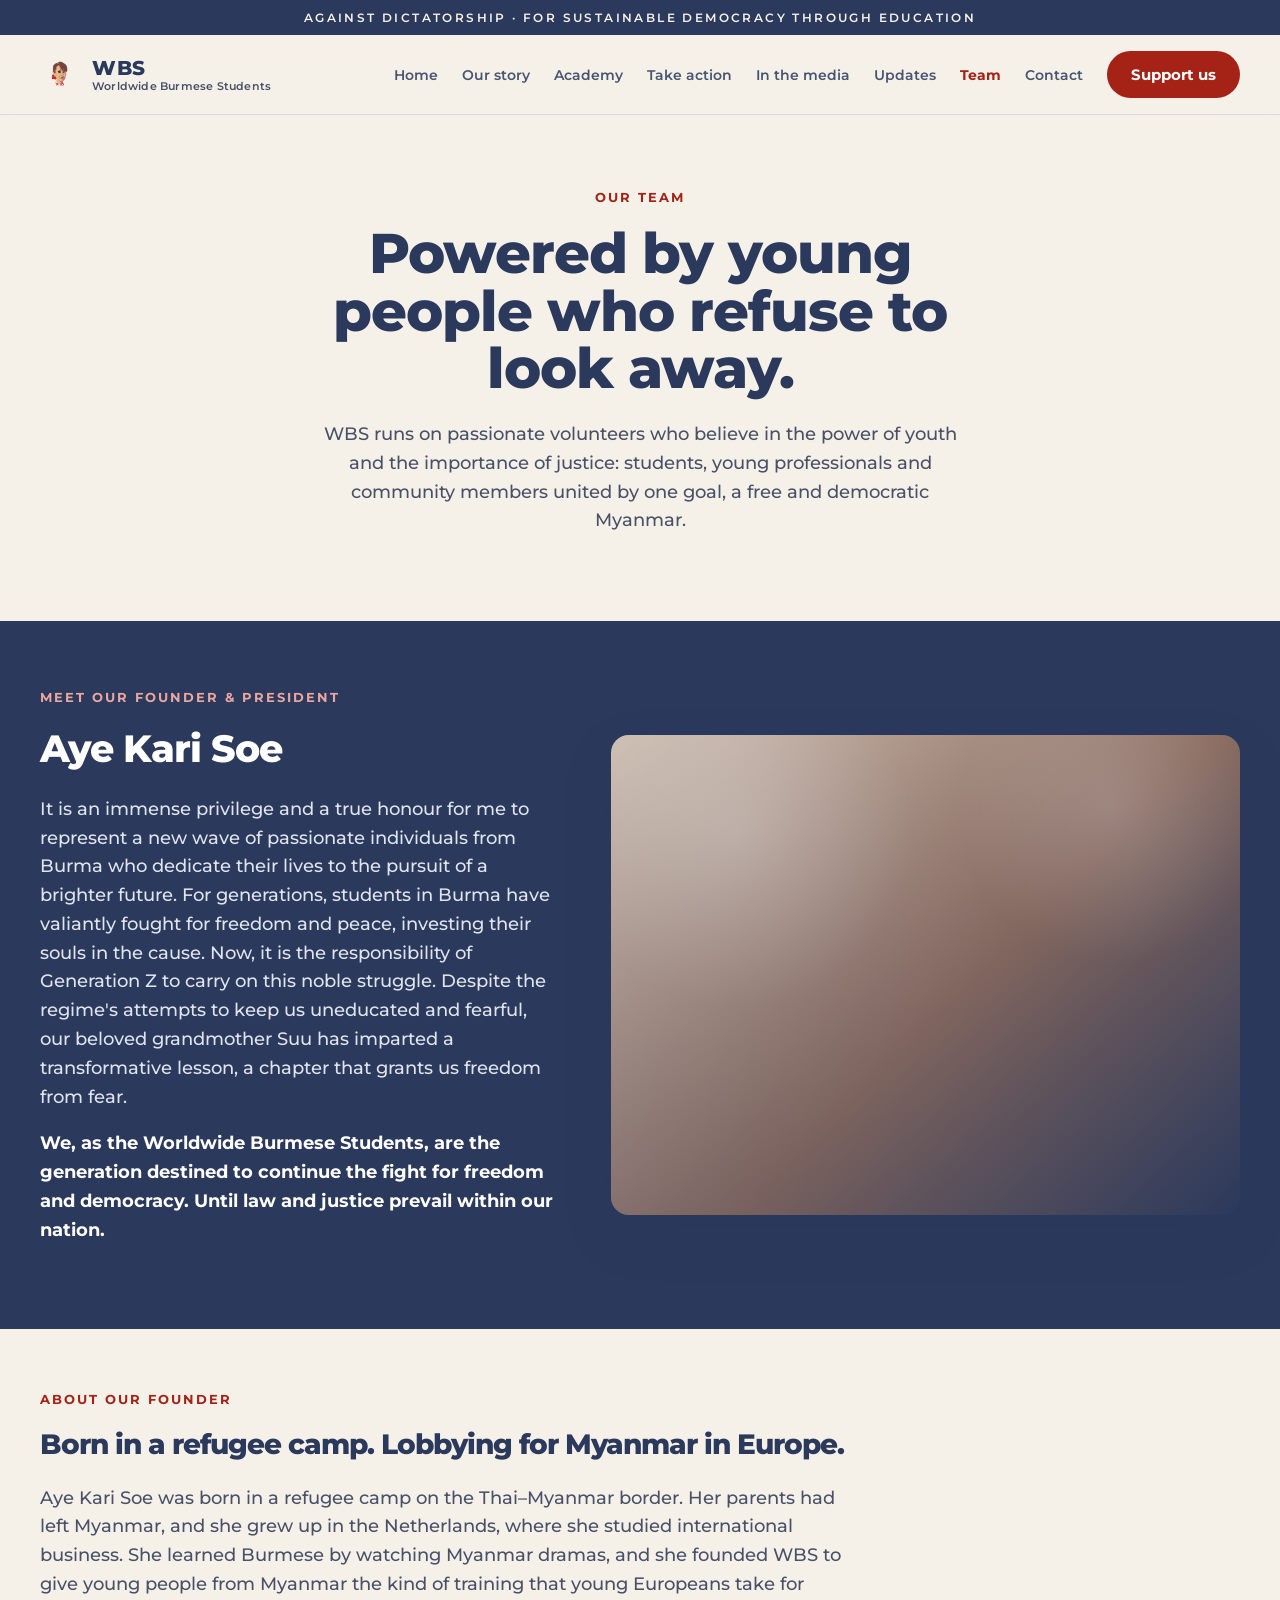
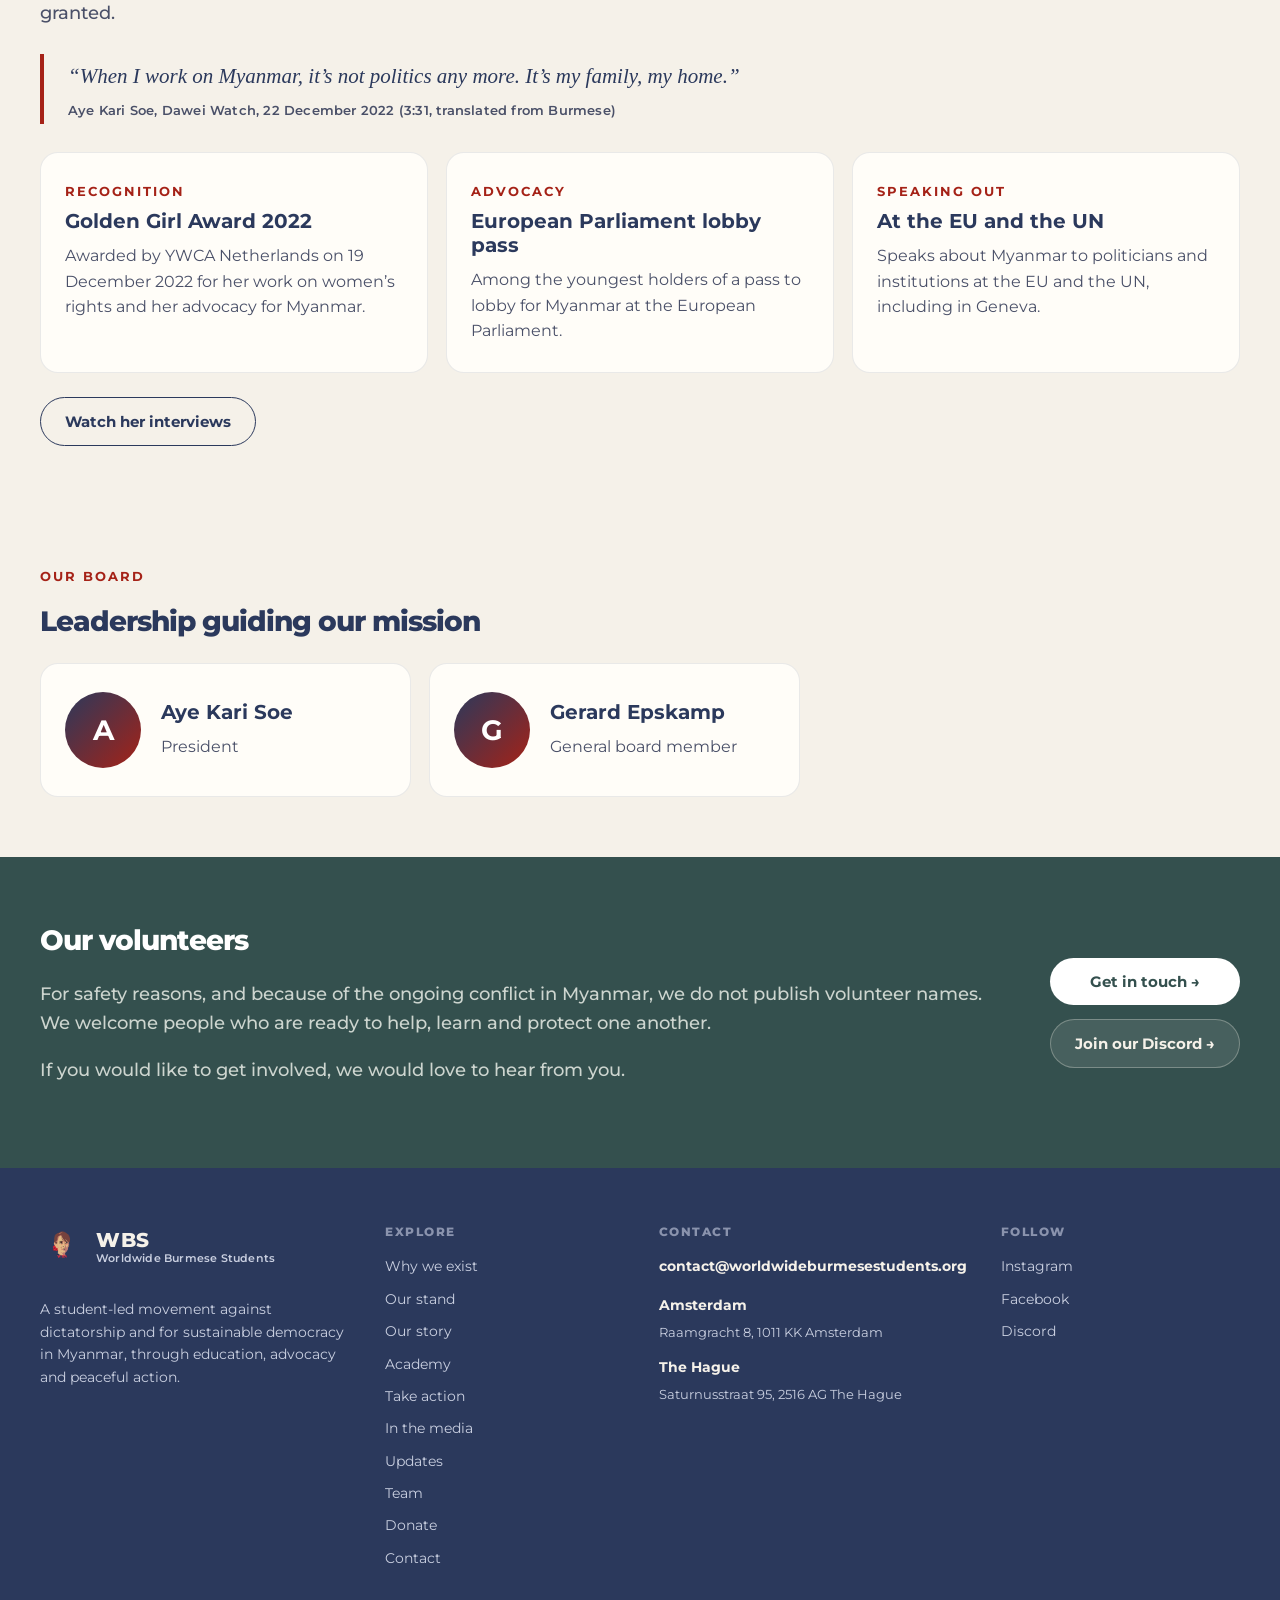
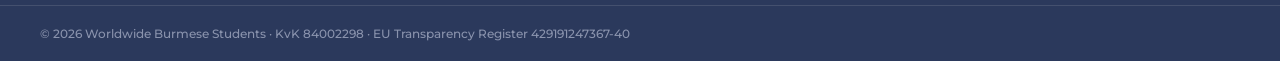
<file: team.html>
<!DOCTYPE html>
<html lang="en">
  <head>
    <meta charset="UTF-8" />
    <meta name="viewport" content="width=device-width, initial-scale=1.0" />
    <title>Team — Worldwide Burmese Students</title>
    <meta name="description" content="Meet the people behind Worldwide Burmese Students: young people who refuse to look away and are working for a free and democratic Myanmar." />
    <meta property="og:type" content="website" />
    <meta property="og:site_name" content="Worldwide Burmese Students" />
    <meta property="og:title" content="Team — Worldwide Burmese Students" />
    <meta property="og:description" content="Meet the people behind Worldwide Burmese Students: young people who refuse to look away and are working for a free and democratic Myanmar." />
    <link rel="preconnect" href="https://fonts.googleapis.com" />
    <link rel="preconnect" href="https://fonts.gstatic.com" crossorigin />
    <link href="https://fonts.googleapis.com/css2?family=Montserrat:ital,wght@0,400;0,500;0,600;0,700;0,800;1,500;1,600&display=swap" rel="stylesheet" />
    <link rel="stylesheet" href="styles.css" />
    <script src="partials.js"></script>
  </head>
  <body>
    <div id="site-header"></div>
    <script>WBSPartials.mountHeader('team');</script>

    <main>
      <section class="hero hero-compact">
        <div class="container">
          <div class="section-center">
            <div class="eyebrow">Our Team</div>
            <h1>Powered by young people who refuse to look away.</h1>
            <p class="lead">WBS runs on passionate volunteers who believe in the power of youth and the importance of justice: students, young professionals and community members united by one goal, a free and democratic Myanmar.</p>
          </div>
        </div>
      </section>

      <section class="band band-navy">
        <div class="container section-grid">
          <div>
                        <div class="eyebrow" style="color: #e9a79f;">Meet our Founder &amp; President</div>
            <h2 class="section-title" style="font-size: clamp(30px, 3.2vw, 38px); line-height: 1.25; color: white;">Aye Kari Soe</h2>
            <p class="section-copy" style="color: #dfe4ee;">It is an immense privilege and a true honour for me to represent a new wave of passionate individuals from Burma who dedicate their lives to the pursuit of a brighter future. For generations, students in Burma have valiantly fought for freedom and peace, investing their souls in the cause. Now, it is the responsibility of Generation Z to carry on this noble struggle. Despite the regime's attempts to keep us uneducated and fearful, our beloved grandmother Suu has imparted a transformative lesson, a chapter that grants us freedom from fear.</p>
            <p class="section-copy" style="color: white; font-weight: 700;">We, as the Worldwide Burmese Students, are the generation destined to continue the fight for freedom and democracy. Until law and justice prevail within our nation.</p>
          </div>
          <div class="visual-slot" style="min-height: 480px;"></div>
        </div>
      </section>

            <section class="section">
        <div class="container">
          <div class="eyebrow">About our founder</div>
          <h2 class="section-title" style="font-size: clamp(24px, 2.6vw, 28px); line-height: 1.25;">Born in a refugee camp. Lobbying for Myanmar in Europe.</h2>
          <p class="section-copy" style="max-width: 820px;">Aye Kari Soe was born in a refugee camp on the Thai–Myanmar border. Her parents had left Myanmar, and she grew up in the Netherlands, where she studied international business. She learned Burmese by watching Myanmar dramas, and she founded WBS to give young people from Myanmar the kind of training that young Europeans take for granted.</p>
          <div class="pull-quote"><p>“When I work on Myanmar, it’s not politics any more. It’s my family, my home.”</p><span class="cite">Aye Kari Soe, Dawei Watch, 22 December 2022 (3:31, translated from Burmese)</span></div>
          <div class="card-grid three" style="margin-top: 28px;">
            <div class="feature-card">
              <div class="eyebrow" style="margin-bottom: 10px;">Recognition</div>
              <h3>Golden Girl Award 2022</h3>
              <p>Awarded by YWCA Netherlands on 19 December 2022 for her work on women’s rights and her advocacy for Myanmar.</p>
            </div>
            <div class="feature-card">
              <div class="eyebrow" style="margin-bottom: 10px;">Advocacy</div>
              <h3>European Parliament lobby pass</h3>
              <p>Among the youngest holders of a pass to lobby for Myanmar at the European Parliament.</p>
            </div>
            <div class="feature-card">
              <div class="eyebrow" style="margin-bottom: 10px;">Speaking out</div>
              <h3>At the EU and the UN</h3>
              <p>Speaks about Myanmar to politicians and institutions at the EU and the UN, including in Geneva.</p>
            </div>
          </div>
          <div class="hero-actions" style="margin-top: 24px;">
            <a class="outline-button" href="media.html">Watch her interviews</a>
          </div>
        </div>
      </section>

      <section class="section">
        <div class="container">
          <div class="eyebrow">Our Board</div>
          <h2 class="section-title" style="font-size: clamp(24px, 2.6vw, 28px); line-height: 1.25;">Leadership guiding our mission</h2>
          <div class="card-grid two" style="margin-top: 24px; max-width: 760px;">
            <div class="person-card">
              <div class="avatar">A</div>
              <div>
                <h3>Aye Kari Soe</h3>
                <p class="role">President</p>
              </div>
            </div>
            <div class="person-card">
              <div class="avatar">G</div>
              <div>
                <h3>Gerard Epskamp</h3>
                <p class="role">General board member</p>
              </div>
            </div>
          </div>
        </div>
      </section>

      <section class="band band-teal">
        <div class="container section-grid" style="grid-template-columns: 1fr auto; gap: 48px; align-items: center;">
          <div>
            <h2 class="section-title" style="font-size: clamp(24px, 2.6vw, 28px); line-height: 1.25; color: white;">Our volunteers</h2>
            <p class="section-copy" style="color: #cdd5cf;">For safety reasons, and because of the ongoing conflict in Myanmar, we do not publish volunteer names. We welcome people who are ready to help, learn and protect one another.</p>
            <p class="section-copy" style="color: #cdd5cf;">If you would like to get involved, we would love to hear from you.</p>
          </div>
          <div class="cta-stack" style="align-items: flex-start; max-width: 240px;">
            <a class="pill-button" href="contact.html" style="background: white; color: var(--teal); width: 100%;">Get in touch →</a>
            <a class="ghost-button" href="https://discord.gg/jc8YbtjE" target="_blank" rel="noopener" style="width: 100%;">Join our Discord →</a>
          </div>
        </div>
      </section>

    </main>

    <div id="site-footer"></div>
    <script>WBSPartials.mountFooter();</script>

    <script src="script.js"></script>
  </body>
</html>
</file>
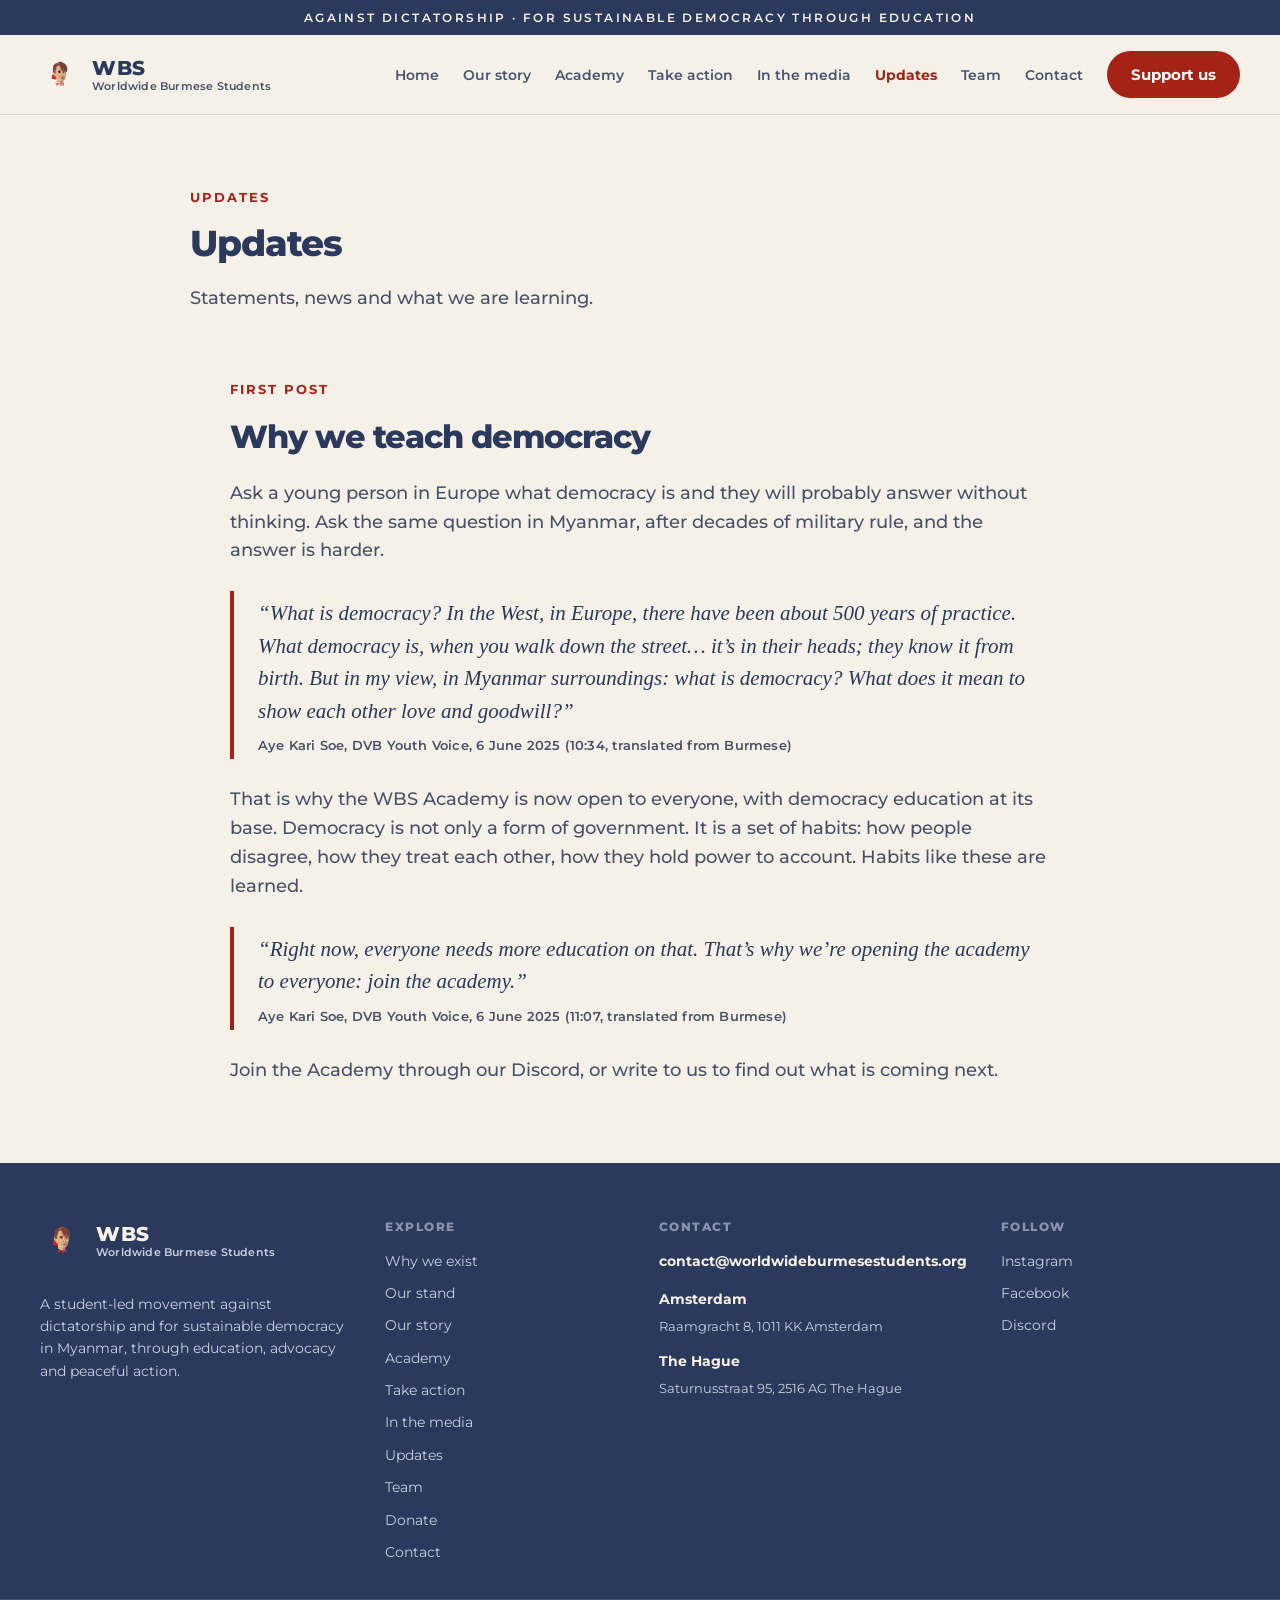
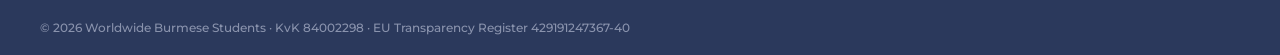
<file: updates.html>
<!DOCTYPE html>
<html lang="en">
  <head>
    <meta charset="UTF-8" />
    <meta name="viewport" content="width=device-width, initial-scale=1.0" />
    <title>Updates — Worldwide Burmese Students</title>
    <meta name="description" content="Statements, news and what Worldwide Burmese Students is learning, starting with why we teach democracy." />
    <meta property="og:type" content="website" />
    <meta property="og:site_name" content="Worldwide Burmese Students" />
    <meta property="og:title" content="Updates — Worldwide Burmese Students" />
    <meta property="og:description" content="Statements, news and what Worldwide Burmese Students is learning, starting with why we teach democracy." />
    <link rel="preconnect" href="https://fonts.googleapis.com" />
    <link rel="preconnect" href="https://fonts.gstatic.com" crossorigin />
    <link href="https://fonts.googleapis.com/css2?family=Montserrat:ital,wght@0,400;0,500;0,600;0,700;0,800;1,500;1,600&display=swap" rel="stylesheet" />
    <link rel="stylesheet" href="styles.css" />
    <script src="partials.js"></script>
  </head>
  <body>
    <div id="site-header"></div>
    <script>WBSPartials.mountHeader('updates');</script>

    <main>
            <section class="hero hero-compact">
        <div class="container">
          <div style="text-align: left; max-width: 900px; margin: 0 auto;">
            <div class="eyebrow">Updates</div>
            <h1 style="text-align: left; max-width: none; margin-left: 0; font-size: clamp(28px, 3.2vw, 36px);">Updates</h1>
            <p class="lead" style="text-align: left; max-width: none; margin-left: 0;">Statements, news and what we are learning.</p>
          </div>
        </div>
      </section>

      <section class="section" style="padding-top: 24px;">
        <div class="container" style="max-width: 820px;">
          <div class="eyebrow">First post</div>
          <h2 class="section-title" style="font-size: clamp(26px, 2.8vw, 32px); line-height: 1.25;">Why we teach democracy</h2>
          <p class="section-copy">Ask a young person in Europe what democracy is and they will probably answer without thinking. Ask the same question in Myanmar, after decades of military rule, and the answer is harder.</p>
          <div class="pull-quote"><p>“What is democracy? In the West, in Europe, there have been about 500 years of practice. What democracy is, when you walk down the street… it’s in their heads; they know it from birth. But in my view, in Myanmar surroundings: what is democracy? What does it mean to show each other love and goodwill?”</p><span class="cite">Aye Kari Soe, DVB Youth Voice, 6 June 2025 (10:34, translated from Burmese)</span></div>
          <p class="section-copy">That is why the WBS Academy is now open to everyone, with democracy education at its base. Democracy is not only a form of government. It is a set of habits: how people disagree, how they treat each other, how they hold power to account. Habits like these are learned.</p>
          <div class="pull-quote"><p>“Right now, everyone needs more education on that. That’s why we’re opening the academy to everyone: join the academy.”</p><span class="cite">Aye Kari Soe, DVB Youth Voice, 6 June 2025 (11:07, translated from Burmese)</span></div>
          <p class="section-copy">Join the Academy through our Discord, or write to us to find out what is coming next.</p>
        </div>
      </section>
    </main>

    <div id="site-footer"></div>
    <script>WBSPartials.mountFooter();</script>

    <script src="script.js"></script>
  </body>
</html>
</file>
<file: styles.css>
:root {
  --navy: #2b395c;
  --red: #a52217;
  --red-dark: #8c1c13;
  --teal: #34504e;
  --paper: #f5f1e9;
  --cream: #fffdf8;
  --muted: #4a5068;
  --text-on-navy: #c9cfe0;
  --text-on-dark: #dfe4ee;
  --footer-label: #8a93ad;
  --press-label: #8a8272;
  --border: rgba(43, 57, 92, 0.1);
}

* { box-sizing: border-box; }
html { scroll-behavior: smooth; }
body {
  margin: 0;
  font-family: 'Montserrat', sans-serif;
  background: var(--paper);
  color: var(--navy);
  min-height: 100vh;
  display: flex;
  flex-direction: column;
  -webkit-font-smoothing: antialiased;
}

body > main {
  flex: 1 0 auto;
}

img { max-width: 100%; display: block; }
a { color: inherit; }
::selection { background: var(--red); color: white; }

.container {
  width: min(1200px, calc(100% - 56px));
  margin: 0 auto;
}

.message-bar {
  background: var(--navy);
  color: var(--paper);
  text-align: center;
  padding: 10px 20px;
  font-size: 12px;
  letter-spacing: 2.4px;
  font-weight: 600;
  text-transform: uppercase;
}

.site-header {
  position: sticky;
  top: 0;
  z-index: 40;
  background: rgba(245, 241, 233, 0.92);
  backdrop-filter: blur(10px);
  border-bottom: 1px solid rgba(43, 57, 92, 0.12);
}

.site-header .container {
  display: flex;
  align-items: center;
  justify-content: space-between;
  padding: 16px 0;
  gap: 24px;
}

.brand {
  display: inline-flex;
  align-items: center;
  gap: 12px;
  text-decoration: none;
  color: var(--navy);
}

.brand-logo {
  width: 40px;
  height: 40px;
  object-fit: contain;
  border-radius: 50%;
  flex-shrink: 0;
}

.footer .brand-logo {
  width: 44px;
  height: 44px;
}

.brand-text {
  display: flex;
  flex-direction: column;
  line-height: 1.2;
  white-space: nowrap;
}

.brand-name {
  font-weight: 800;
  font-size: 20px;
  letter-spacing: 0.5px;
}

.brand-subtitle {
  font-size: 11px;
  font-weight: 600;
  letter-spacing: 0.2px;
  color: var(--muted);
}

.site-header .brand-subtitle {
  display: none;
}

@media (min-width: 1180px) {
  .site-header .brand-subtitle {
    display: block;
  }
}

.nav-links {
  display: flex;
  align-items: center;
  gap: 24px;
  margin-left: auto;
}

.nav-link {
  text-decoration: none;
  color: var(--navy);
  font-size: 14px;
  font-weight: 600;
  opacity: 0.85;
  transition: opacity 180ms ease, color 180ms ease;
}

.nav-link:hover,
.nav-link:focus-visible {
  opacity: 1;
  color: var(--navy);
}

.nav-link.active {
  color: var(--red);
  font-weight: 700;
  opacity: 1;
}

.menu-toggle {
  display: none;
  border: none;
  background: transparent;
  font-size: 24px;
  color: var(--navy);
  cursor: pointer;
}

.pill-button,
.outline-button,
.ghost-button,
.link-button {
  display: inline-flex;
  align-items: center;
  justify-content: center;
  gap: 8px;
  text-decoration: none;
  border-radius: 999px;
  font-size: 15px;
  font-weight: 700;
  padding: 14px 24px;
  transition: background 180ms ease, color 180ms ease, transform 180ms ease, box-shadow 180ms ease;
}

.pill-button {
  background: var(--red);
  color: white;
}

.pill-button:hover,
.pill-button:focus-visible {
  background: var(--red-dark);
  transform: translateY(-1px);
}

.outline-button {
  color: var(--navy);
  border: 1.5px solid var(--navy);
  background: transparent;
}

.outline-button:hover,
.outline-button:focus-visible {
  background: var(--navy);
  color: var(--paper);
}

.ghost-button {
  color: var(--paper);
  border: 1px solid rgba(245, 241, 233, 0.3);
  background: rgba(245, 241, 233, 0.1);
}

.ghost-button:hover,
.ghost-button:focus-visible {
  background: rgba(245, 241, 233, 0.2);
}

.link-button {
  padding: 15px 26px;
  background: var(--red);
  color: white;
}

.link-button:hover,
.link-button:focus-visible {
  background: var(--red-dark);
}

.hero {
  padding: 64px 0 44px;
}

.hero-grid {
  display: grid;
  grid-template-columns: 1.05fr 0.95fr;
  gap: 56px;
  align-items: center;
}

.eyebrow {
  display: inline-flex;
  align-items: center;
  color: var(--red);
  font-size: 13px;
  font-weight: 700;
  letter-spacing: 2px;
  text-transform: uppercase;
  margin-bottom: 20px;
}

.hero h1,
.section-title,
.hero-title {
  font-size: clamp(34px, 4.5vw, 56px);
  line-height: 1.03;
  font-weight: 800;
  letter-spacing: -1px;
  margin: 0 0 22px;
}

.hero-copy,
.lead,
.card-copy,
.section-copy,
.muted-copy {
  font-size: 18px;
  line-height: 1.6;
  color: var(--muted);
  font-weight: 500;
}

.hero-actions {
  display: flex;
  flex-wrap: wrap;
  gap: 14px;
  margin-top: 30px;
}

.trust-row {
  margin-top: 28px;
  display: flex;
  align-items: center;
  gap: 14px;
  font-size: 12.5px;
  font-weight: 600;
  color: var(--muted);
  flex-wrap: wrap;
}

.trust-row strong {
  color: var(--navy);
}

.visual-slot {
  position: relative;
  border-radius: 18px;
  overflow: hidden;
  min-height: 460px;
  background: linear-gradient(135deg, #d8c4b2, #8f6b5b 55%, #2b395c);
  box-shadow: 0 20px 50px rgba(43, 57, 92, 0.16);
}

.visual-slot::before,
.visual-slot::after {
  content: '';
  position: absolute;
  inset: 0;
}

.visual-slot::before {
  background: radial-gradient(circle at 20% 20%, rgba(255,255,255,0.24), transparent 28%),
    radial-gradient(circle at 80% 15%, rgba(255,255,255,0.2), transparent 24%),
    linear-gradient(135deg, rgba(255,255,255,0.1), transparent 70%);
}

.visual-slot::after {
  background: linear-gradient(180deg, rgba(43, 57, 92, 0.08), rgba(43, 57, 92, 0.25));
}

.visual-label {
  position: absolute;
  inset: 0;
  display: flex;
  align-items: center;
  justify-content: center;
  color: white;
  font-size: 30px;
  font-weight: 700;
  letter-spacing: 0.4px;
  text-transform: uppercase;
  text-align: center;
  padding: 24px;
  z-index: 1;
}

.hero-quote {
  position: absolute;
  bottom: 22px;
  left: 22px;
  right: 22px;
  z-index: 2;
  background: rgba(43, 57, 92, 0.86);
  backdrop-filter: blur(4px);
  color: var(--paper);
  padding: 20px 22px;
  border-radius: 14px;
}

.hero-quote blockquote {
  font-family: Georgia, serif;
  font-style: italic;
  font-size: 22px;
  margin: 0 0 8px;
  line-height: 1.45;
}

.hero-quote .attribution {
  font-size: 13px;
  color: var(--text-on-navy);
  font-weight: 600;
}

.section {
  padding: 60px 0;
}

.section-grid {
  display: grid;
  grid-template-columns: 0.9fr 1.1fr;
  gap: 56px;
  align-items: center;
}

.band {
  padding: 66px 0;
}

.band-navy {
  background: var(--navy);
  color: var(--paper);
}

.band-teal {
  background: var(--teal);
  color: var(--paper);
}

.band-red {
  background: var(--red);
  color: white;
}

.card-grid {
  display: grid;
  gap: 18px;
}

.card-grid.two {
  grid-template-columns: repeat(2, minmax(0, 1fr));
}

.card-grid.three {
  grid-template-columns: repeat(3, minmax(0, 1fr));
}

.card-grid.four {
  grid-template-columns: repeat(4, minmax(0, 1fr));
}

.feature-card,
.info-card,
.stat-card,
.step-card,
.person-card,
.panel-card {
  background: var(--cream);
  border: 1px solid var(--border);
  border-radius: 18px;
  padding: 28px 24px;
  color: var(--navy);
}

.feature-card:hover,
.info-card:hover,
.person-card:hover,
.panel-card:hover {
  box-shadow: 0 20px 44px rgba(43, 57, 92, 0.12);
  transform: translateY(-2px);
}

.feature-card {
  text-decoration: none;
  display: block;
  transition: box-shadow 180ms ease, transform 180ms ease;
}

.feature-card h3,
.info-card h3,
.stat-card h3,
.person-card h3,
.panel-card h3 {
  font-size: 20px;
  font-weight: 700;
  margin: 0 0 10px;
}

.feature-card p,
.info-card p,
.stat-card p,
.person-card p,
.panel-card p,
.step-card p {
  margin: 0;
  color: var(--muted);
  line-height: 1.6;
}

.info-card strong,
.stat-card strong {
  display: block;
  font-size: 28px;
  margin-bottom: 8px;
}

.step-grid {
  display: grid;
  grid-template-columns: repeat(4, minmax(0, 1fr));
  gap: 0;
}

.step-card {
  border-radius: 0;
  border: none;
  border-right: 1px solid rgba(43, 57, 92, 0.14);
  padding: 0 26px 0 0;
  background: transparent;
}

.step-card:last-child {
  border-right: none;
  padding-right: 0;
}

.step-title {
  font-size: 13px;
  font-weight: 800;
  letter-spacing: 2px;
  text-transform: uppercase;
  color: var(--red);
  margin-bottom: 12px;
}

.highlight-strip {
  display: grid;
  grid-template-columns: repeat(4, minmax(0, 1fr));
  gap: 0;
}

.highlight-strip .item {
  padding: 0 24px;
  border-right: 1px solid rgba(43, 57, 92, 0.14);
}

.highlight-strip .item:last-child {
  border-right: none;
  padding-right: 0;
}

.highlight-strip .glyph {
  font-size: 32px;
  color: var(--red);
  font-weight: 800;
  margin-bottom: 10px;
}

.chips {
  display: flex;
  flex-wrap: wrap;
  gap: 12px;
  margin-top: 24px;
}

.chip {
  display: inline-flex;
  align-items: center;
  justify-content: center;
  border: 1.5px solid rgba(43, 57, 92, 0.24);
  color: var(--navy);
  border-radius: 999px;
  padding: 10px 16px;
  font-size: 14px;
  font-weight: 700;
}

.band-navy .chip,
.band-teal .chip {
  color: var(--paper);
  border-color: rgba(245, 241, 233, 0.24);
}

.press-strip {
  padding: 34px 0 40px;
  border-top: 1px solid rgba(43, 57, 92, 0.12);
}

.press-strip .container {
  display: flex;
  flex-wrap: wrap;
  align-items: center;
  gap: 18px;
  font-size: 15px;
  color: var(--press-label);
  font-weight: 700;
}

.press-strip .label {
  text-transform: uppercase;
  letter-spacing: 1.4px;
  font-size: 12px;
  color: var(--press-label);
}

.section-center {
  text-align: center;
  max-width: 640px;
  margin: 0 auto 44px;
}

.hero-compact {
  padding: 72px 0 42px;
}

.hero-compact h1 {
  max-width: 760px;
  margin-left: auto;
  margin-right: auto;
}

.hero-compact p {
  max-width: 720px;
  margin: 0 auto;
}

.quote-block {
  position: relative;
  padding: 32px 30px;
  border-radius: 18px;
  background: rgba(245, 241, 233, 0.16);
  border: 1px solid rgba(245, 241, 233, 0.22);
}

.quote-block p {
  margin: 0 0 16px;
  font-size: 17px;
  line-height: 1.72;
  color: var(--text-on-dark);
}

.signature {
  font-family: Georgia, serif;
  font-style: italic;
  font-size: 26px;
  color: #e9a79f;
}

.avatar {
  width: 76px;
  height: 76px;
  border-radius: 50%;
  background: linear-gradient(135deg, #2b395c, #a52217);
  flex-shrink: 0;
  display: grid;
  place-items: center;
  color: white;
  font-size: 28px;
  font-weight: 700;
}

.person-card {
  display: flex;
  align-items: center;
  gap: 20px;
}

.person-card .role {
  color: var(--muted);
  margin-top: 4px;
}

.cta-stack {
  display: flex;
  flex-direction: column;
  gap: 14px;
}

.cta-stack .pill-button,
.cta-stack .ghost-button {
  width: 100%;
}

.donate-hero {
  position: relative;
  border-radius: 20px;
  overflow: hidden;
  min-height: 360px;
  margin-top: 32px;
  background: linear-gradient(135deg, #8095a8, #2b395c 60%, #34504e);
}

.donate-hero .overlay {
  position: absolute;
  inset: 0;
  background: linear-gradient(180deg, rgba(43, 57, 92, 0.15), rgba(43, 57, 92, 0.62));
  display: flex;
  align-items: center;
  justify-content: center;
  text-align: center;
  padding: 24px;
}

.donate-hero h1 {
  color: white;
  font-size: clamp(34px, 3.2vw, 48px);
  margin: 0;
}

.donate-hero .eyebrow {
  color: #f5c4b1;
}

.donate-layout {
  display: grid;
  grid-template-columns: 1.35fr 0.65fr;
  gap: 56px;
  align-items: start;
}

.sidebar-stack {
  display: flex;
  flex-direction: column;
  gap: 18px;
}

.bank-card {
  background: var(--teal);
  color: var(--paper);
  padding: 28px 26px;
  border-radius: 18px;
}

.bank-card .label,
.transparency-card .label {
  font-size: 12px;
  font-weight: 800;
  letter-spacing: 1.5px;
  text-transform: uppercase;
  margin-bottom: 14px;
}

.transparency-card {
  background: var(--cream);
  padding: 28px 26px;
  border-radius: 18px;
  border: 1px solid var(--border);
}

.transparency-links {
  display: flex;
  flex-direction: column;
}

.transparency-links a {
  display: flex;
  align-items: center;
  justify-content: space-between;
  gap: 12px;
  text-decoration: none;
  color: var(--navy);
  font-weight: 600;
  padding: 12px 0;
  border-bottom: 1px solid var(--border);
}

.transparency-links a:last-child {
  border-bottom: none;
  padding-bottom: 0;
}

.transparency-links a .arrow {
  color: var(--red);
}

.contact-grid {
  display: grid;
  grid-template-columns: 0.85fr 1.15fr;
  gap: 56px;
  align-items: start;
}

.image-card {
  background: linear-gradient(135deg, #d4b69d, #3c506b);
  border-radius: 18px;
  min-height: 560px;
  position: relative;
  overflow: hidden;
}

.image-card::before,
.image-card::after {
  content: '';
  position: absolute;
  inset: 0;
}

.image-card::before {
  background: linear-gradient(115deg, rgba(255,255,255,0.08), transparent 35%);
}

.image-card::after {
  background: radial-gradient(circle at 20% 20%, rgba(255,255,255,0.24), transparent 25%);
}

.image-card .caption {
  position: absolute;
  bottom: 20px;
  right: 20px;
  background: rgba(43,57,92,0.84);
  color: var(--paper);
  padding: 12px 14px;
  border-radius: 12px;
  font-size: 13px;
  font-weight: 600;
}

.contact-card {
  background: var(--cream);
  border: 1px solid var(--border);
  border-radius: 18px;
  padding: 28px 26px;
}

.contact-card+.contact-card {
  margin-top: 16px;
}

.contact-card a {
  color: var(--navy);
  text-decoration: none;
}

.social-row {
  display: flex;
  flex-wrap: wrap;
  gap: 12px;
  margin-top: 16px;
}

.social-pill {
  border: 1.5px solid rgba(43,57,92,0.25);
  border-radius: 999px;
  padding: 11px 22px;
  font-size: 14px;
  font-weight: 700;
  color: var(--navy);
  text-decoration: none;
  transition: background 180ms ease, color 180ms ease, border-color 180ms ease;
}

.social-pill:hover,
.social-pill:focus-visible {
  background: var(--navy);
  color: var(--paper);
  border-color: var(--navy);
}

.footer {
  background: var(--navy);
  color: var(--text-on-navy);
  padding: 56px 0 0;
}

.footer-grid {
  display: grid;
  grid-template-columns: 1.3fr 1fr 1fr 1fr;
  gap: 34px;
}

.footer h4 {
  font-size: 12px;
  font-weight: 800;
  letter-spacing: 1.5px;
  text-transform: uppercase;
  color: var(--footer-label);
  margin: 0 0 16px;
}

.footer p,
.footer a,
.footer li {
  font-size: 14px;
  line-height: 1.6;
  color: var(--text-on-navy);
  text-decoration: none;
}

.footer-links {
  display: flex;
  flex-direction: column;
  gap: 10px;
}

.footer .bottom-bar {
  border-top: 1px solid rgba(245,241,233,0.12);
  margin-top: 36px;
  padding: 20px 0;
}

.bottom-bar .container {
  display: flex;
  justify-content: space-between;
  align-items: center;
  gap: 12px 24px;
  flex-wrap: wrap;
  font-size: 12px;
  color: #8a93ad;
  font-weight: 500;
}

.bottom-bar a {
  color: var(--text-on-navy);
  font-weight: 600;
}

/* Pull quotes: the founder's words from the interviews, with their source. Added for the doc-aligned copy. */
.pull-quote { margin: 26px 0; padding: 6px 0 6px 24px; border-left: 4px solid var(--red); }
.pull-quote p { font-family: Georgia, serif; font-style: italic; font-size: 21px; line-height: 1.55; color: var(--navy); margin: 0 0 10px; }
.pull-quote .cite { display: block; font-size: 13px; font-weight: 600; color: var(--muted); letter-spacing: 0.2px; }
.pull-quote.on-dark { border-left-color: #f6c6bc; }
.pull-quote.on-dark p { color: white; }
.pull-quote.on-dark .cite { color: #fde7e3; }
.feature-card .pull-quote { margin: 16px 0 0; padding-left: 18px; }
.feature-card .pull-quote p { font-size: 17px; }

@media (max-width: 960px) {
  .hero-grid,
  .section-grid,
  .contact-grid,
  .donate-layout {
    grid-template-columns: 1fr;
  }

  .card-grid.two,
  .card-grid.three,
  .card-grid.four,
  .step-grid,
  .highlight-strip,
  .footer-grid {
    grid-template-columns: repeat(2, minmax(0, 1fr));
  }

  .footer-grid {
    gap: 24px;
  }
}

@media (max-width: 760px) {
  .container { width: min(100% - 32px, 1200px); }
  .site-header .container { padding: 14px 0; }
  .menu-toggle { display: inline-block; }
  .nav-links {
    position: absolute;
    top: calc(100% + 6px);
    right: 16px;
    left: 16px;
    flex-direction: column;
    align-items: flex-start;
    background: rgba(245,241,233,0.98);
    border: 1px solid rgba(43,57,92,0.12);
    padding: 16px;
    border-radius: 16px;
    display: none;
  }
  .nav-links.open { display: flex; }
  .pill-button.support-cta { display: none; }
  .hero { padding-top: 48px; }
  .hero h1,
  .section-title,
  .hero-title { font-size: 38px; }
  .card-grid.two,
  .card-grid.three,
  .card-grid.four,
  .step-grid,
  .highlight-strip,
  .footer-grid { grid-template-columns: 1fr; }
  .step-card { border-right: none; border-bottom: 1px solid rgba(43,57,92,0.14); padding: 0 0 20px; margin-bottom: 20px; }
  .step-card:last-child { border-bottom: none; padding-bottom: 0; margin-bottom: 0; }
  .highlight-strip .item { padding: 0 0 20px; border-right: none; border-bottom: 1px solid rgba(43,57,92,0.14); }
  .highlight-strip .item:last-child { padding-bottom: 0; border-bottom: none; }
  .visual-slot, .image-card, .donate-hero { min-height: 320px; }
}
</file>
